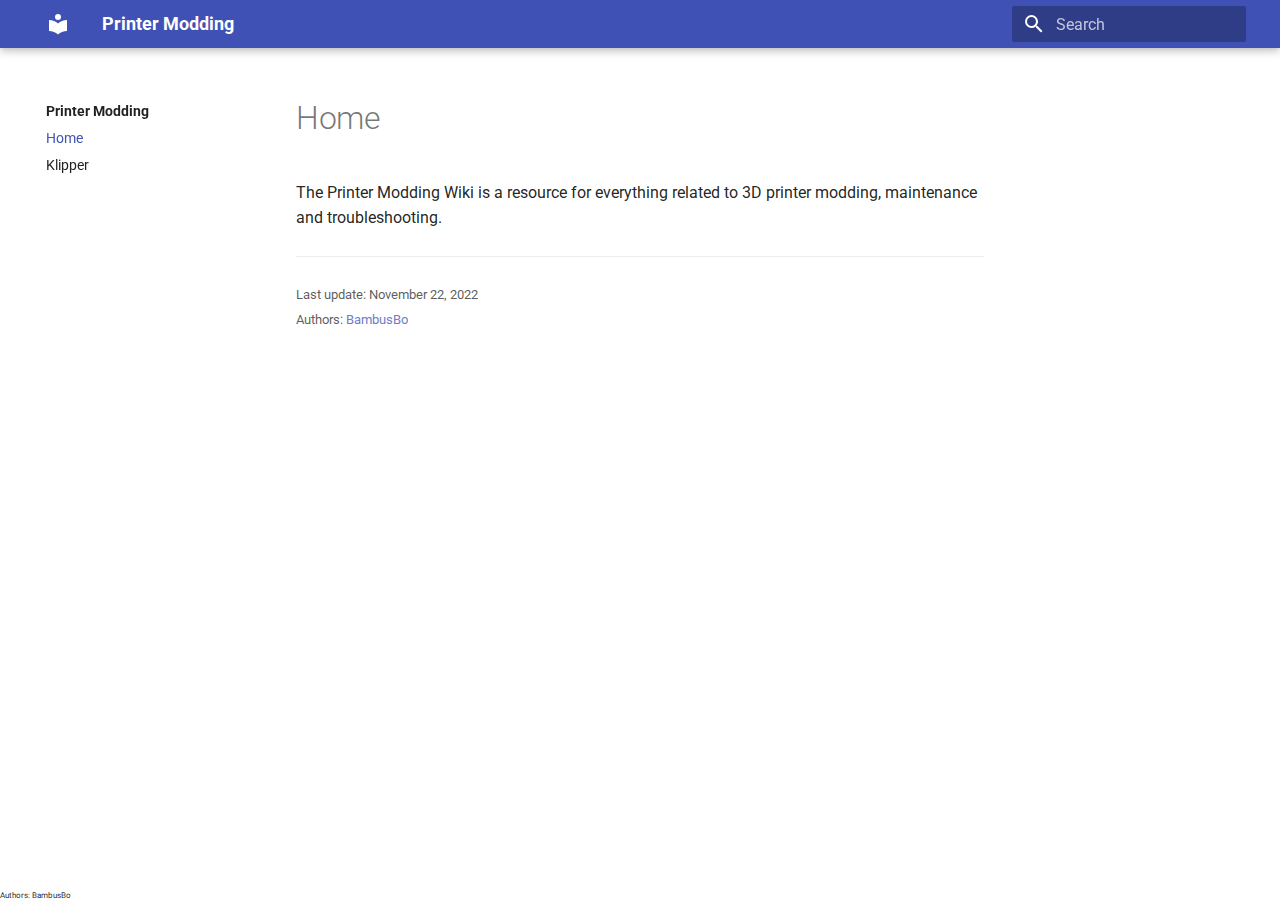
<file: index.html>
<!doctype html>
<html lang="en" class="no-js">
  <head>
    
      <meta charset="utf-8">
      <meta name="viewport" content="width=device-width,initial-scale=1">
      
      
      
        <link rel="canonical" href="https://printermodding.github.io/docs/">
      
      <link rel="icon" href="assets/images/favicon.png">
      <meta name="generator" content="mkdocs-1.4.2, mkdocs-material-8.5.10">
    
    
      
        <title>Printer Modding</title>
      
    
    
      <link rel="stylesheet" href="assets/stylesheets/main.472b142f.min.css">
      
        
        <link rel="stylesheet" href="assets/stylesheets/palette.08040f6c.min.css">
        
      
      

    
    
    
      
        
        
        <link rel="preconnect" href="https://fonts.gstatic.com" crossorigin>
        <link rel="stylesheet" href="https://fonts.googleapis.com/css?family=Roboto:300,300i,400,400i,700,700i%7CRoboto+Mono:400,400i,700,700i&display=fallback">
        <style>:root{--md-text-font:"Roboto";--md-code-font:"Roboto Mono"}</style>
      
    
    
      <link rel="stylesheet" href="main.css">
    
    <script>__md_scope=new URL(".",location),__md_hash=e=>[...e].reduce((e,_)=>(e<<5)-e+_.charCodeAt(0),0),__md_get=(e,_=localStorage,t=__md_scope)=>JSON.parse(_.getItem(t.pathname+"."+e)),__md_set=(e,_,t=localStorage,a=__md_scope)=>{try{t.setItem(a.pathname+"."+e,JSON.stringify(_))}catch(e){}}</script>
    
      

    
    
    
  </head>
  
  
    
    
    
    
    
    <body dir="ltr" data-md-color-scheme="default" data-md-color-primary="None" data-md-color-accent="None">
  
    
    
    <input class="md-toggle" data-md-toggle="drawer" type="checkbox" id="__drawer" autocomplete="off">
    <input class="md-toggle" data-md-toggle="search" type="checkbox" id="__search" autocomplete="off">
    <label class="md-overlay" for="__drawer"></label>
    <div data-md-component="skip">
      
    </div>
    <div data-md-component="announce">
      
    </div>
    
    
      

<header class="md-header" data-md-component="header">
  <nav class="md-header__inner md-grid" aria-label="Header">
    <a href="." title="Printer Modding" class="md-header__button md-logo" aria-label="Printer Modding" data-md-component="logo">
      
  
  <svg xmlns="http://www.w3.org/2000/svg" viewBox="0 0 24 24"><path d="M12 8a3 3 0 0 0 3-3 3 3 0 0 0-3-3 3 3 0 0 0-3 3 3 3 0 0 0 3 3m0 3.54C9.64 9.35 6.5 8 3 8v11c3.5 0 6.64 1.35 9 3.54 2.36-2.19 5.5-3.54 9-3.54V8c-3.5 0-6.64 1.35-9 3.54Z"/></svg>

    </a>
    <label class="md-header__button md-icon" for="__drawer">
      <svg xmlns="http://www.w3.org/2000/svg" viewBox="0 0 24 24"><path d="M3 6h18v2H3V6m0 5h18v2H3v-2m0 5h18v2H3v-2Z"/></svg>
    </label>
    <div class="md-header__title" data-md-component="header-title">
      <div class="md-header__ellipsis">
        <div class="md-header__topic">
          <span class="md-ellipsis">
            Printer Modding
          </span>
        </div>
        <div class="md-header__topic" data-md-component="header-topic">
          <span class="md-ellipsis">
            
              Home
            
          </span>
        </div>
      </div>
    </div>
    
    
    
      <label class="md-header__button md-icon" for="__search">
        <svg xmlns="http://www.w3.org/2000/svg" viewBox="0 0 24 24"><path d="M9.5 3A6.5 6.5 0 0 1 16 9.5c0 1.61-.59 3.09-1.56 4.23l.27.27h.79l5 5-1.5 1.5-5-5v-.79l-.27-.27A6.516 6.516 0 0 1 9.5 16 6.5 6.5 0 0 1 3 9.5 6.5 6.5 0 0 1 9.5 3m0 2C7 5 5 7 5 9.5S7 14 9.5 14 14 12 14 9.5 12 5 9.5 5Z"/></svg>
      </label>
      <div class="md-search" data-md-component="search" role="dialog">
  <label class="md-search__overlay" for="__search"></label>
  <div class="md-search__inner" role="search">
    <form class="md-search__form" name="search">
      <input type="text" class="md-search__input" name="query" aria-label="Search" placeholder="Search" autocapitalize="off" autocorrect="off" autocomplete="off" spellcheck="false" data-md-component="search-query" required>
      <label class="md-search__icon md-icon" for="__search">
        <svg xmlns="http://www.w3.org/2000/svg" viewBox="0 0 24 24"><path d="M9.5 3A6.5 6.5 0 0 1 16 9.5c0 1.61-.59 3.09-1.56 4.23l.27.27h.79l5 5-1.5 1.5-5-5v-.79l-.27-.27A6.516 6.516 0 0 1 9.5 16 6.5 6.5 0 0 1 3 9.5 6.5 6.5 0 0 1 9.5 3m0 2C7 5 5 7 5 9.5S7 14 9.5 14 14 12 14 9.5 12 5 9.5 5Z"/></svg>
        <svg xmlns="http://www.w3.org/2000/svg" viewBox="0 0 24 24"><path d="M20 11v2H8l5.5 5.5-1.42 1.42L4.16 12l7.92-7.92L13.5 5.5 8 11h12Z"/></svg>
      </label>
      <nav class="md-search__options" aria-label="Search">
        
        <button type="reset" class="md-search__icon md-icon" title="Clear" aria-label="Clear" tabindex="-1">
          <svg xmlns="http://www.w3.org/2000/svg" viewBox="0 0 24 24"><path d="M19 6.41 17.59 5 12 10.59 6.41 5 5 6.41 10.59 12 5 17.59 6.41 19 12 13.41 17.59 19 19 17.59 13.41 12 19 6.41Z"/></svg>
        </button>
      </nav>
      
    </form>
    <div class="md-search__output">
      <div class="md-search__scrollwrap" data-md-scrollfix>
        <div class="md-search-result" data-md-component="search-result">
          <div class="md-search-result__meta">
            Initializing search
          </div>
          <ol class="md-search-result__list"></ol>
        </div>
      </div>
    </div>
  </div>
</div>
    
    
  </nav>
  
</header>
    
    <div class="md-container" data-md-component="container">
      
      
        
          
        
      
      <main class="md-main" data-md-component="main">
        <div class="md-main__inner md-grid">
          
            
              
              <div class="md-sidebar md-sidebar--primary" data-md-component="sidebar" data-md-type="navigation" >
                <div class="md-sidebar__scrollwrap">
                  <div class="md-sidebar__inner">
                    


<nav class="md-nav md-nav--primary" aria-label="Navigation" data-md-level="0">
  <label class="md-nav__title" for="__drawer">
    <a href="." title="Printer Modding" class="md-nav__button md-logo" aria-label="Printer Modding" data-md-component="logo">
      
  
  <svg xmlns="http://www.w3.org/2000/svg" viewBox="0 0 24 24"><path d="M12 8a3 3 0 0 0 3-3 3 3 0 0 0-3-3 3 3 0 0 0-3 3 3 3 0 0 0 3 3m0 3.54C9.64 9.35 6.5 8 3 8v11c3.5 0 6.64 1.35 9 3.54 2.36-2.19 5.5-3.54 9-3.54V8c-3.5 0-6.64 1.35-9 3.54Z"/></svg>

    </a>
    Printer Modding
  </label>
  
  <ul class="md-nav__list" data-md-scrollfix>
    
      
      
      

  
  
    
  
  
    <li class="md-nav__item md-nav__item--active">
      
      <input class="md-nav__toggle md-toggle" data-md-toggle="toc" type="checkbox" id="__toc">
      
      
      
      <a href="." class="md-nav__link md-nav__link--active">
        Home
      </a>
      
    </li>
  

    
      
      
      

  
  
  
    <li class="md-nav__item">
      <a href="klipper/" class="md-nav__link">
        Klipper
      </a>
    </li>
  

    
  </ul>
</nav>
                  </div>
                </div>
              </div>
            
            
              
              <div class="md-sidebar md-sidebar--secondary" data-md-component="sidebar" data-md-type="toc" >
                <div class="md-sidebar__scrollwrap">
                  <div class="md-sidebar__inner">
                    

<nav class="md-nav md-nav--secondary" aria-label="Table of contents">
  
  
  
  
</nav>
                  </div>
                </div>
              </div>
            
          
          
            <div class="md-content" data-md-component="content">
              <article class="md-content__inner md-typeset">
                

                  


  <h1>Home</h1>

<p>The Printer Modding Wiki is a resource for everything related to 3D printer modding, maintenance and troubleshooting.</p>

  <hr>
<div class="md-source-file">
  <small>
    
      Last update:
      <span class="git-revision-date-localized-plugin git-revision-date-localized-plugin-date">November 22, 2022</span>
      
    
  </small>
</div>





                


    <div class="metadata page-metadata" data-bi-name="page info" lang="en-us" dir="ltr">
         <small class="contributors" data-bi-name="contributors">Authors:&nbsp;<a href="https://github.com/BambusBo" title="BambusBo" data-bi-name="contributorprofile">BambusBo</a></small>
    </div>
    

              </article>
            </div>
          
          
        </div>
        
      </main>
      
    <div class="metadata page-metadata" data-bi-name="page info" lang="en-us" dir="ltr">
         <small class="contributors" data-bi-name="contributors">Authors:&nbsp;<a href="https://github.com/BambusBo" title="BambusBo" data-bi-name="contributorprofile">BambusBo</a></small>
    </div>
    
    </div>
    <div class="md-dialog" data-md-component="dialog">
      <div class="md-dialog__inner md-typeset"></div>
    </div>
    
    <script id="__config" type="application/json">{"base": ".", "features": [], "search": "assets/javascripts/workers/search.16e2a7d4.min.js", "translations": {"clipboard.copied": "Copied to clipboard", "clipboard.copy": "Copy to clipboard", "search.config.lang": "en", "search.config.pipeline": "trimmer, stopWordFilter", "search.config.separator": "[\\s\\-]+", "search.placeholder": "Search", "search.result.more.one": "1 more on this page", "search.result.more.other": "# more on this page", "search.result.none": "No matching documents", "search.result.one": "1 matching document", "search.result.other": "# matching documents", "search.result.placeholder": "Type to start searching", "search.result.term.missing": "Missing", "select.version.title": "Select version"}}</script>
    
    
      <script src="assets/javascripts/bundle.d6c3db9e.min.js"></script>
      
    
  </body>
</html>
</file>
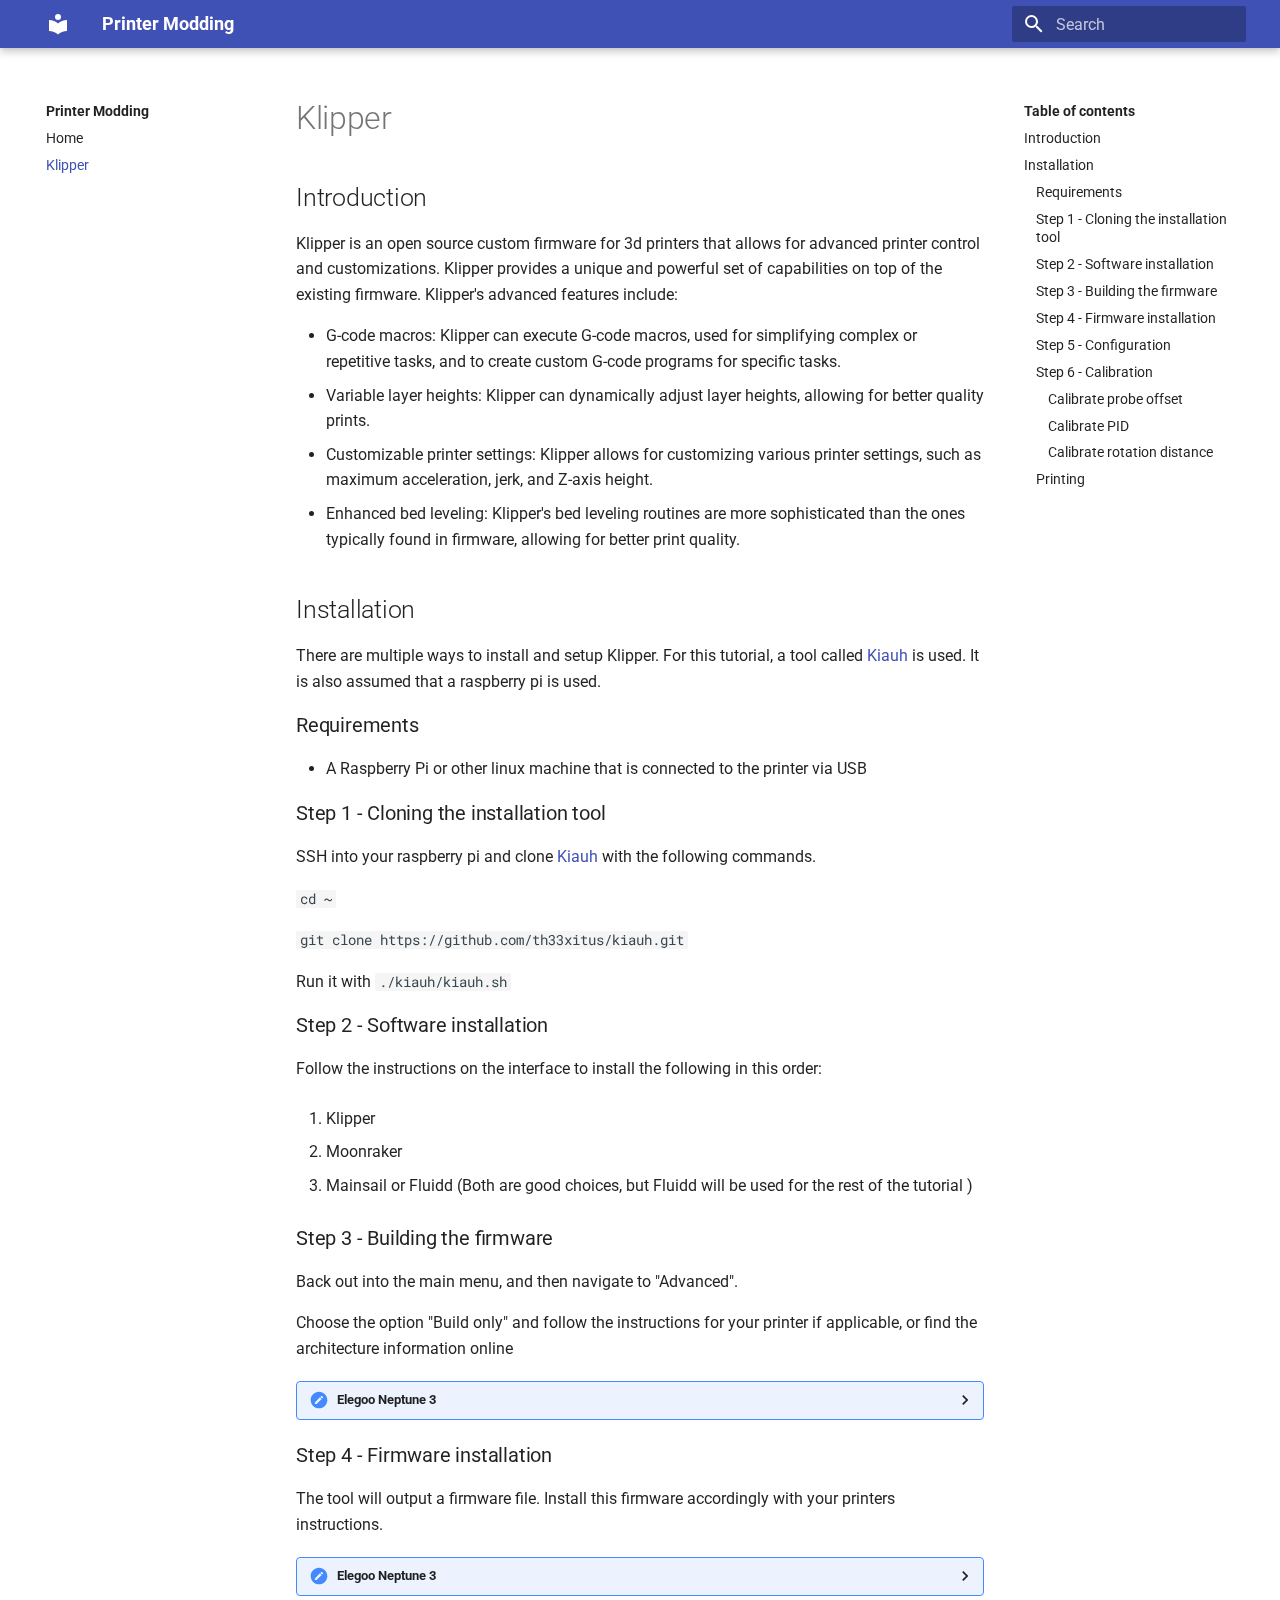
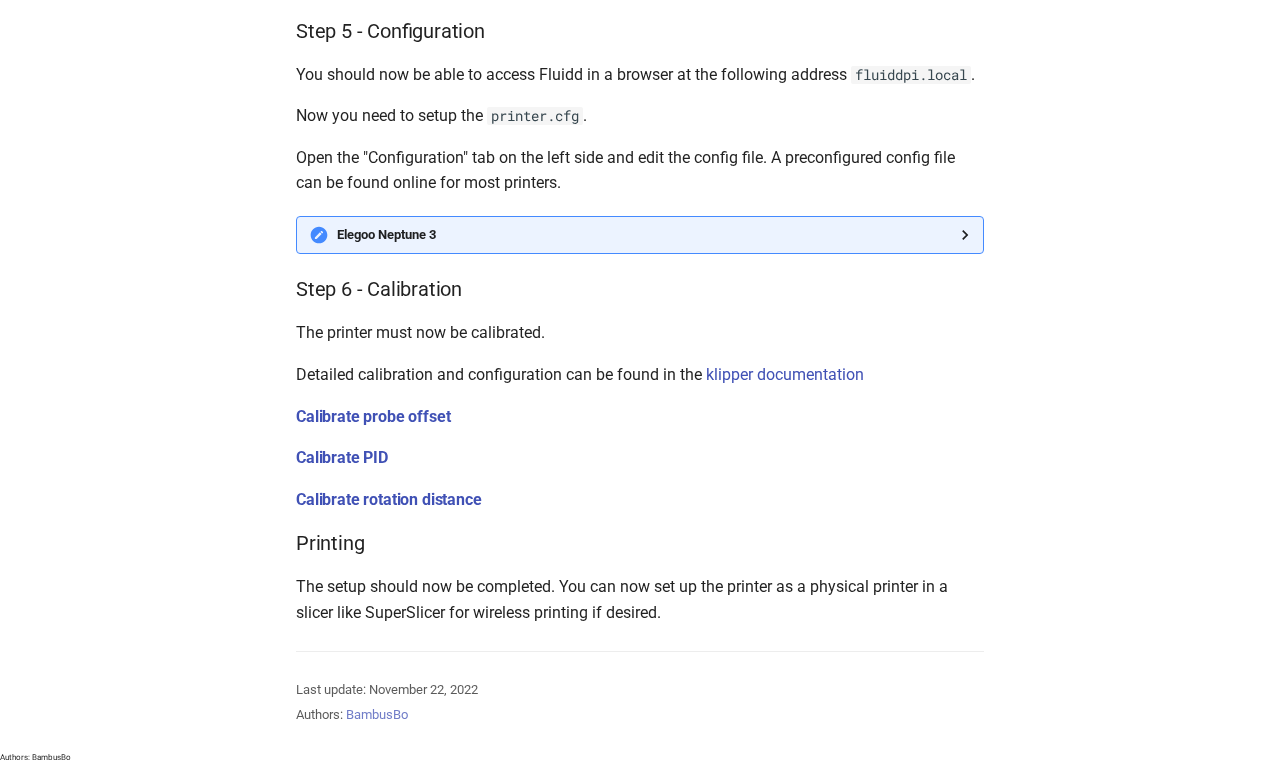
<file: klipper/index.html>
<!doctype html>
<html lang="en" class="no-js">
  <head>
    
      <meta charset="utf-8">
      <meta name="viewport" content="width=device-width,initial-scale=1">
      
      
      
        <link rel="canonical" href="https://printermodding.github.io/docs/klipper/">
      
      <link rel="icon" href="../assets/images/favicon.png">
      <meta name="generator" content="mkdocs-1.4.2, mkdocs-material-8.5.10">
    
    
      
        <title>Klipper - Printer Modding</title>
      
    
    
      <link rel="stylesheet" href="../assets/stylesheets/main.472b142f.min.css">
      
        
        <link rel="stylesheet" href="../assets/stylesheets/palette.08040f6c.min.css">
        
      
      

    
    
    
      
        
        
        <link rel="preconnect" href="https://fonts.gstatic.com" crossorigin>
        <link rel="stylesheet" href="https://fonts.googleapis.com/css?family=Roboto:300,300i,400,400i,700,700i%7CRoboto+Mono:400,400i,700,700i&display=fallback">
        <style>:root{--md-text-font:"Roboto";--md-code-font:"Roboto Mono"}</style>
      
    
    
      <link rel="stylesheet" href="../main.css">
    
    <script>__md_scope=new URL("..",location),__md_hash=e=>[...e].reduce((e,_)=>(e<<5)-e+_.charCodeAt(0),0),__md_get=(e,_=localStorage,t=__md_scope)=>JSON.parse(_.getItem(t.pathname+"."+e)),__md_set=(e,_,t=localStorage,a=__md_scope)=>{try{t.setItem(a.pathname+"."+e,JSON.stringify(_))}catch(e){}}</script>
    
      

    
    
    
  </head>
  
  
    
    
    
    
    
    <body dir="ltr" data-md-color-scheme="default" data-md-color-primary="None" data-md-color-accent="None">
  
    
    
    <input class="md-toggle" data-md-toggle="drawer" type="checkbox" id="__drawer" autocomplete="off">
    <input class="md-toggle" data-md-toggle="search" type="checkbox" id="__search" autocomplete="off">
    <label class="md-overlay" for="__drawer"></label>
    <div data-md-component="skip">
      
        
        <a href="#introduction" class="md-skip">
          Skip to content
        </a>
      
    </div>
    <div data-md-component="announce">
      
    </div>
    
    
      

<header class="md-header" data-md-component="header">
  <nav class="md-header__inner md-grid" aria-label="Header">
    <a href=".." title="Printer Modding" class="md-header__button md-logo" aria-label="Printer Modding" data-md-component="logo">
      
  
  <svg xmlns="http://www.w3.org/2000/svg" viewBox="0 0 24 24"><path d="M12 8a3 3 0 0 0 3-3 3 3 0 0 0-3-3 3 3 0 0 0-3 3 3 3 0 0 0 3 3m0 3.54C9.64 9.35 6.5 8 3 8v11c3.5 0 6.64 1.35 9 3.54 2.36-2.19 5.5-3.54 9-3.54V8c-3.5 0-6.64 1.35-9 3.54Z"/></svg>

    </a>
    <label class="md-header__button md-icon" for="__drawer">
      <svg xmlns="http://www.w3.org/2000/svg" viewBox="0 0 24 24"><path d="M3 6h18v2H3V6m0 5h18v2H3v-2m0 5h18v2H3v-2Z"/></svg>
    </label>
    <div class="md-header__title" data-md-component="header-title">
      <div class="md-header__ellipsis">
        <div class="md-header__topic">
          <span class="md-ellipsis">
            Printer Modding
          </span>
        </div>
        <div class="md-header__topic" data-md-component="header-topic">
          <span class="md-ellipsis">
            
              Klipper
            
          </span>
        </div>
      </div>
    </div>
    
    
    
      <label class="md-header__button md-icon" for="__search">
        <svg xmlns="http://www.w3.org/2000/svg" viewBox="0 0 24 24"><path d="M9.5 3A6.5 6.5 0 0 1 16 9.5c0 1.61-.59 3.09-1.56 4.23l.27.27h.79l5 5-1.5 1.5-5-5v-.79l-.27-.27A6.516 6.516 0 0 1 9.5 16 6.5 6.5 0 0 1 3 9.5 6.5 6.5 0 0 1 9.5 3m0 2C7 5 5 7 5 9.5S7 14 9.5 14 14 12 14 9.5 12 5 9.5 5Z"/></svg>
      </label>
      <div class="md-search" data-md-component="search" role="dialog">
  <label class="md-search__overlay" for="__search"></label>
  <div class="md-search__inner" role="search">
    <form class="md-search__form" name="search">
      <input type="text" class="md-search__input" name="query" aria-label="Search" placeholder="Search" autocapitalize="off" autocorrect="off" autocomplete="off" spellcheck="false" data-md-component="search-query" required>
      <label class="md-search__icon md-icon" for="__search">
        <svg xmlns="http://www.w3.org/2000/svg" viewBox="0 0 24 24"><path d="M9.5 3A6.5 6.5 0 0 1 16 9.5c0 1.61-.59 3.09-1.56 4.23l.27.27h.79l5 5-1.5 1.5-5-5v-.79l-.27-.27A6.516 6.516 0 0 1 9.5 16 6.5 6.5 0 0 1 3 9.5 6.5 6.5 0 0 1 9.5 3m0 2C7 5 5 7 5 9.5S7 14 9.5 14 14 12 14 9.5 12 5 9.5 5Z"/></svg>
        <svg xmlns="http://www.w3.org/2000/svg" viewBox="0 0 24 24"><path d="M20 11v2H8l5.5 5.5-1.42 1.42L4.16 12l7.92-7.92L13.5 5.5 8 11h12Z"/></svg>
      </label>
      <nav class="md-search__options" aria-label="Search">
        
        <button type="reset" class="md-search__icon md-icon" title="Clear" aria-label="Clear" tabindex="-1">
          <svg xmlns="http://www.w3.org/2000/svg" viewBox="0 0 24 24"><path d="M19 6.41 17.59 5 12 10.59 6.41 5 5 6.41 10.59 12 5 17.59 6.41 19 12 13.41 17.59 19 19 17.59 13.41 12 19 6.41Z"/></svg>
        </button>
      </nav>
      
    </form>
    <div class="md-search__output">
      <div class="md-search__scrollwrap" data-md-scrollfix>
        <div class="md-search-result" data-md-component="search-result">
          <div class="md-search-result__meta">
            Initializing search
          </div>
          <ol class="md-search-result__list"></ol>
        </div>
      </div>
    </div>
  </div>
</div>
    
    
  </nav>
  
</header>
    
    <div class="md-container" data-md-component="container">
      
      
        
          
        
      
      <main class="md-main" data-md-component="main">
        <div class="md-main__inner md-grid">
          
            
              
              <div class="md-sidebar md-sidebar--primary" data-md-component="sidebar" data-md-type="navigation" >
                <div class="md-sidebar__scrollwrap">
                  <div class="md-sidebar__inner">
                    


<nav class="md-nav md-nav--primary" aria-label="Navigation" data-md-level="0">
  <label class="md-nav__title" for="__drawer">
    <a href=".." title="Printer Modding" class="md-nav__button md-logo" aria-label="Printer Modding" data-md-component="logo">
      
  
  <svg xmlns="http://www.w3.org/2000/svg" viewBox="0 0 24 24"><path d="M12 8a3 3 0 0 0 3-3 3 3 0 0 0-3-3 3 3 0 0 0-3 3 3 3 0 0 0 3 3m0 3.54C9.64 9.35 6.5 8 3 8v11c3.5 0 6.64 1.35 9 3.54 2.36-2.19 5.5-3.54 9-3.54V8c-3.5 0-6.64 1.35-9 3.54Z"/></svg>

    </a>
    Printer Modding
  </label>
  
  <ul class="md-nav__list" data-md-scrollfix>
    
      
      
      

  
  
  
    <li class="md-nav__item">
      <a href=".." class="md-nav__link">
        Home
      </a>
    </li>
  

    
      
      
      

  
  
    
  
  
    <li class="md-nav__item md-nav__item--active">
      
      <input class="md-nav__toggle md-toggle" data-md-toggle="toc" type="checkbox" id="__toc">
      
      
      
        <label class="md-nav__link md-nav__link--active" for="__toc">
          Klipper
          <span class="md-nav__icon md-icon"></span>
        </label>
      
      <a href="./" class="md-nav__link md-nav__link--active">
        Klipper
      </a>
      
        

<nav class="md-nav md-nav--secondary" aria-label="Table of contents">
  
  
  
  
    <label class="md-nav__title" for="__toc">
      <span class="md-nav__icon md-icon"></span>
      Table of contents
    </label>
    <ul class="md-nav__list" data-md-component="toc" data-md-scrollfix>
      
        <li class="md-nav__item">
  <a href="#introduction" class="md-nav__link">
    Introduction
  </a>
  
</li>
      
        <li class="md-nav__item">
  <a href="#installation" class="md-nav__link">
    Installation
  </a>
  
    <nav class="md-nav" aria-label="Installation">
      <ul class="md-nav__list">
        
          <li class="md-nav__item">
  <a href="#requirements" class="md-nav__link">
    Requirements
  </a>
  
</li>
        
          <li class="md-nav__item">
  <a href="#step-1-cloning-the-installation-tool" class="md-nav__link">
    Step 1 - Cloning the installation tool
  </a>
  
</li>
        
          <li class="md-nav__item">
  <a href="#step-2-software-installation" class="md-nav__link">
    Step 2 - Software installation
  </a>
  
</li>
        
          <li class="md-nav__item">
  <a href="#step-3-building-the-firmware" class="md-nav__link">
    Step 3 - Building the firmware
  </a>
  
</li>
        
          <li class="md-nav__item">
  <a href="#step-4-firmware-installation" class="md-nav__link">
    Step 4 - Firmware installation
  </a>
  
</li>
        
          <li class="md-nav__item">
  <a href="#step-5-configuration" class="md-nav__link">
    Step 5 - Configuration
  </a>
  
</li>
        
          <li class="md-nav__item">
  <a href="#step-6-calibration" class="md-nav__link">
    Step 6 - Calibration
  </a>
  
    <nav class="md-nav" aria-label="Step 6 - Calibration">
      <ul class="md-nav__list">
        
          <li class="md-nav__item">
  <a href="#calibrate-probe-offset" class="md-nav__link">
    Calibrate probe offset
  </a>
  
</li>
        
          <li class="md-nav__item">
  <a href="#calibrate-pid" class="md-nav__link">
    Calibrate PID
  </a>
  
</li>
        
          <li class="md-nav__item">
  <a href="#calibrate-rotation-distance" class="md-nav__link">
    Calibrate rotation distance
  </a>
  
</li>
        
      </ul>
    </nav>
  
</li>
        
          <li class="md-nav__item">
  <a href="#printing" class="md-nav__link">
    Printing
  </a>
  
</li>
        
      </ul>
    </nav>
  
</li>
      
    </ul>
  
</nav>
      
    </li>
  

    
  </ul>
</nav>
                  </div>
                </div>
              </div>
            
            
              
              <div class="md-sidebar md-sidebar--secondary" data-md-component="sidebar" data-md-type="toc" >
                <div class="md-sidebar__scrollwrap">
                  <div class="md-sidebar__inner">
                    

<nav class="md-nav md-nav--secondary" aria-label="Table of contents">
  
  
  
  
    <label class="md-nav__title" for="__toc">
      <span class="md-nav__icon md-icon"></span>
      Table of contents
    </label>
    <ul class="md-nav__list" data-md-component="toc" data-md-scrollfix>
      
        <li class="md-nav__item">
  <a href="#introduction" class="md-nav__link">
    Introduction
  </a>
  
</li>
      
        <li class="md-nav__item">
  <a href="#installation" class="md-nav__link">
    Installation
  </a>
  
    <nav class="md-nav" aria-label="Installation">
      <ul class="md-nav__list">
        
          <li class="md-nav__item">
  <a href="#requirements" class="md-nav__link">
    Requirements
  </a>
  
</li>
        
          <li class="md-nav__item">
  <a href="#step-1-cloning-the-installation-tool" class="md-nav__link">
    Step 1 - Cloning the installation tool
  </a>
  
</li>
        
          <li class="md-nav__item">
  <a href="#step-2-software-installation" class="md-nav__link">
    Step 2 - Software installation
  </a>
  
</li>
        
          <li class="md-nav__item">
  <a href="#step-3-building-the-firmware" class="md-nav__link">
    Step 3 - Building the firmware
  </a>
  
</li>
        
          <li class="md-nav__item">
  <a href="#step-4-firmware-installation" class="md-nav__link">
    Step 4 - Firmware installation
  </a>
  
</li>
        
          <li class="md-nav__item">
  <a href="#step-5-configuration" class="md-nav__link">
    Step 5 - Configuration
  </a>
  
</li>
        
          <li class="md-nav__item">
  <a href="#step-6-calibration" class="md-nav__link">
    Step 6 - Calibration
  </a>
  
    <nav class="md-nav" aria-label="Step 6 - Calibration">
      <ul class="md-nav__list">
        
          <li class="md-nav__item">
  <a href="#calibrate-probe-offset" class="md-nav__link">
    Calibrate probe offset
  </a>
  
</li>
        
          <li class="md-nav__item">
  <a href="#calibrate-pid" class="md-nav__link">
    Calibrate PID
  </a>
  
</li>
        
          <li class="md-nav__item">
  <a href="#calibrate-rotation-distance" class="md-nav__link">
    Calibrate rotation distance
  </a>
  
</li>
        
      </ul>
    </nav>
  
</li>
        
          <li class="md-nav__item">
  <a href="#printing" class="md-nav__link">
    Printing
  </a>
  
</li>
        
      </ul>
    </nav>
  
</li>
      
    </ul>
  
</nav>
                  </div>
                </div>
              </div>
            
          
          
            <div class="md-content" data-md-component="content">
              <article class="md-content__inner md-typeset">
                

                  


  <h1>Klipper</h1>

<h2 id="introduction">Introduction</h2>
<p>Klipper is an open source custom firmware for 3d printers that allows for advanced printer control and customizations.
Klipper provides a unique and powerful set of capabilities on top of the existing firmware. Klipper's advanced features
include:</p>
<ul>
<li>G-code macros: Klipper can execute G-code macros, used for simplifying complex or repetitive tasks, and to create
  custom G-code programs for specific tasks.</li>
<li>Variable layer heights: Klipper can dynamically adjust layer heights, allowing for better quality prints.</li>
<li>Customizable printer settings: Klipper allows for customizing various printer settings, such as maximum acceleration,
  jerk, and Z-axis height.</li>
<li>Enhanced bed leveling: Klipper's bed leveling routines are more sophisticated than the ones typically found in
  firmware, allowing for better print quality.</li>
</ul>
<h2 id="installation">Installation</h2>
<p>There are multiple ways to install and setup Klipper. For this tutorial, a tool
called <a href="https://github.com/th33xitus/kiauh">Kiauh</a> is used. It is also assumed that a raspberry pi is used.</p>
<h3 id="requirements">Requirements</h3>
<ul>
<li>A Raspberry Pi or other linux machine that is connected to the printer via USB</li>
</ul>
<h3 id="step-1-cloning-the-installation-tool">Step 1 - Cloning the installation tool</h3>
<p>SSH into your raspberry pi and clone <a href="https://github.com/th33xitus/kiauh">Kiauh</a> with the following commands.</p>
<p><code>cd ~</code></p>
<p><code>git clone https://github.com/th33xitus/kiauh.git</code></p>
<p>Run it with
<code>./kiauh/kiauh.sh</code></p>
<h3 id="step-2-software-installation">Step 2 - Software installation</h3>
<p>Follow the instructions on the interface to install the following in this order:</p>
<ol>
<li>
<p>Klipper</p>
</li>
<li>
<p>Moonraker</p>
</li>
<li>
<p>Mainsail or Fluidd (Both are good choices, but Fluidd will be used for the rest of the tutorial )</p>
</li>
</ol>
<h3 id="step-3-building-the-firmware">Step 3 - Building the firmware</h3>
<p>Back out into the main menu, and then navigate to "Advanced".</p>
<p>Choose the option "Build only" and follow the instructions for your printer if applicable, or find the architecture information online</p>
<details>
<summary>Elegoo Neptune 3</summary>
<p>Config by <a href="https://github.com/jerryngm/">JerryNGM</a></p>
<ul>
<li>Micro-controller Architecture (STMicroelectronics STM32)</li>
<li>Processor model (STM32F401)</li>
<li>Bootloader offset (32KiB bootloader)</li>
<li>Communication interface (Serial (on USART1 PA10/PA9))</li>
</ul>
</details>
<h3 id="step-4-firmware-installation">Step 4 - Firmware installation</h3>
<p>The tool will output a firmware file. Install this firmware accordingly with your printers instructions.</p>
<details>
<summary>Elegoo Neptune 3</summary>
<p>Note. This firmware currently does not utilize the Neptune 3's LCD screen, it will not work while this is installed.</p>
<ol>
<li>
<p>Rename the file to <code>ZNP_ROBIN_NANO</code></p>
</li>
<li>
<p>Move the file to an empty SD Card formatted as FAT32 4096</p>
</li>
<li>
<p>Turn off the printer</p>
</li>
<li>
<p>Insert the SD Card and boot the printer</p>
</li>
</ol>
</details>
<h3 id="step-5-configuration">Step 5 - Configuration</h3>
<p>You should now be able to access Fluidd in a browser at the following address <code>fluiddpi.local</code>. </p>
<p>Now you need to setup the <code>printer.cfg</code>. </p>
<p>Open the "Configuration" tab on the left side and edit the config file. A preconfigured config file can be found online for most printers.</p>
<details>
<summary>Elegoo Neptune 3</summary>
<p><a href="https://github.com/bsas/Neptune-Elegoo3-Klipper/blob/main/printer.cfg">Config by BSAS</a></p>
</details>
<h3 id="step-6-calibration">Step 6 - Calibration</h3>
<p>The printer must now be calibrated.</p>
<p>Detailed calibration and configuration can be found in the <a href="https://www.klipper3d.org/">klipper documentation</a></p>
<h4 id="calibrate-probe-offset"><a href="https://www.klipper3d.org/Bed_Level.html">Calibrate probe offset</a></h4>
<h4 id="calibrate-pid"><a href="https://www.klipper3d.org/Config_checks.html#calibrate-pid-settings">Calibrate PID</a></h4>
<h4 id="calibrate-rotation-distance"><a href="https://www.klipper3d.org/Rotation_Distance.html#calibrating-rotation_distance-on-extruders">Calibrate rotation distance</a></h4>
<h3 id="printing">Printing</h3>
<p>The setup should now be completed. You can now set up the printer as a physical printer in a slicer like SuperSlicer for wireless printing if desired.</p>

  <hr>
<div class="md-source-file">
  <small>
    
      Last update:
      <span class="git-revision-date-localized-plugin git-revision-date-localized-plugin-date">November 22, 2022</span>
      
    
  </small>
</div>





                


    <div class="metadata page-metadata" data-bi-name="page info" lang="en-us" dir="ltr">
         <small class="contributors" data-bi-name="contributors">Authors:&nbsp;<a href="https://github.com/BambusBo" title="BambusBo" data-bi-name="contributorprofile">BambusBo</a></small>
    </div>
    

              </article>
            </div>
          
          
        </div>
        
      </main>
      
    <div class="metadata page-metadata" data-bi-name="page info" lang="en-us" dir="ltr">
         <small class="contributors" data-bi-name="contributors">Authors:&nbsp;<a href="https://github.com/BambusBo" title="BambusBo" data-bi-name="contributorprofile">BambusBo</a></small>
    </div>
    
    </div>
    <div class="md-dialog" data-md-component="dialog">
      <div class="md-dialog__inner md-typeset"></div>
    </div>
    
    <script id="__config" type="application/json">{"base": "..", "features": [], "search": "../assets/javascripts/workers/search.16e2a7d4.min.js", "translations": {"clipboard.copied": "Copied to clipboard", "clipboard.copy": "Copy to clipboard", "search.config.lang": "en", "search.config.pipeline": "trimmer, stopWordFilter", "search.config.separator": "[\\s\\-]+", "search.placeholder": "Search", "search.result.more.one": "1 more on this page", "search.result.more.other": "# more on this page", "search.result.none": "No matching documents", "search.result.one": "1 matching document", "search.result.other": "# matching documents", "search.result.placeholder": "Type to start searching", "search.result.term.missing": "Missing", "select.version.title": "Select version"}}</script>
    
    
      <script src="../assets/javascripts/bundle.d6c3db9e.min.js"></script>
      
    
  </body>
</html>
</file>
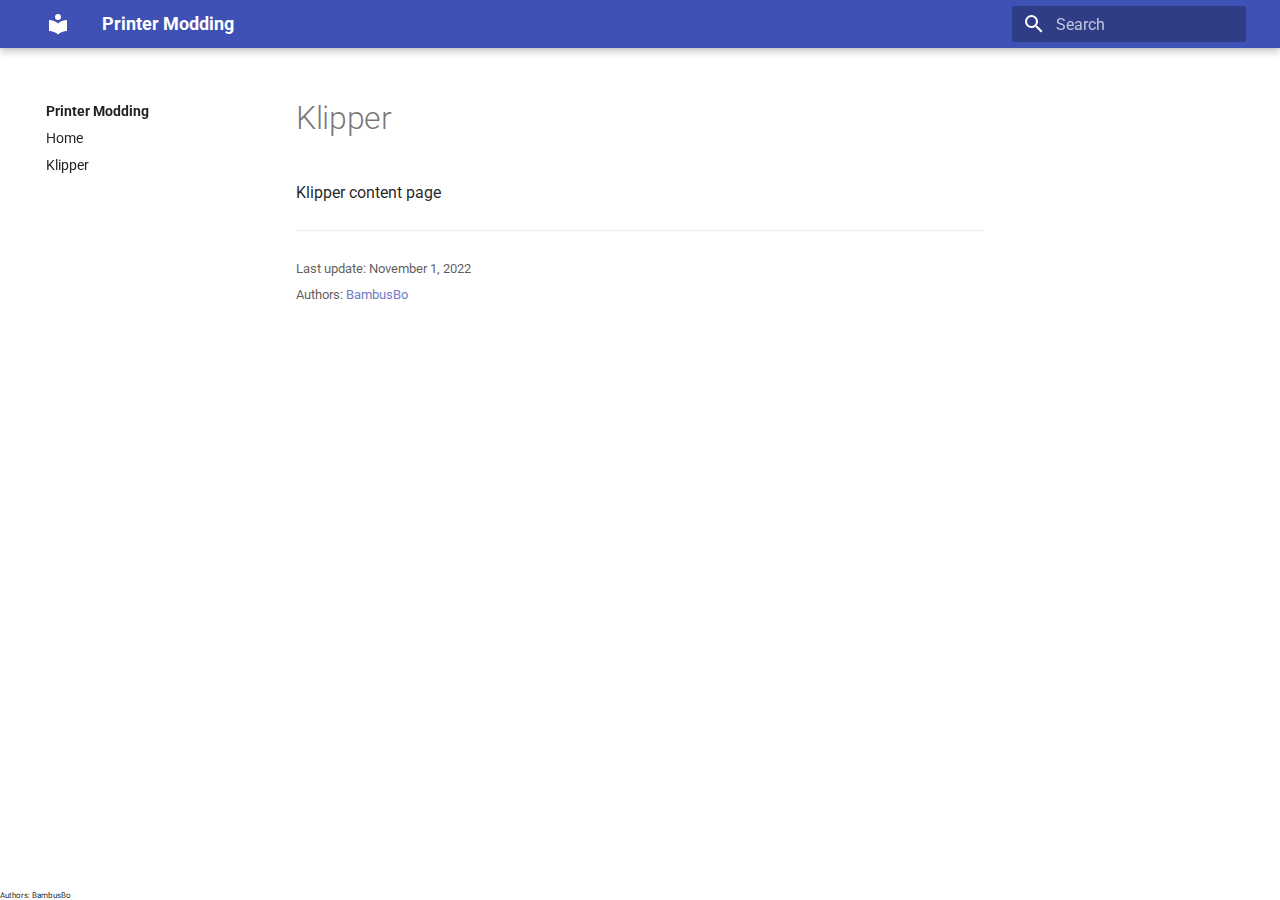
<file: elegoo/neptune3/firmware/klipper/index.html>
<!doctype html>
<html lang="en" class="no-js">
  <head>
    
      <meta charset="utf-8">
      <meta name="viewport" content="width=device-width,initial-scale=1">
      
      
      
        <link rel="canonical" href="https://printermodding.github.io/docs/elegoo/neptune3/firmware/klipper/">
      
      <link rel="icon" href="../../../../assets/images/favicon.png">
      <meta name="generator" content="mkdocs-1.4.2, mkdocs-material-8.5.10">
    
    
      
        <title>Klipper - Printer Modding</title>
      
    
    
      <link rel="stylesheet" href="../../../../assets/stylesheets/main.472b142f.min.css">
      
        
        <link rel="stylesheet" href="../../../../assets/stylesheets/palette.08040f6c.min.css">
        
      
      

    
    
    
      
        
        
        <link rel="preconnect" href="https://fonts.gstatic.com" crossorigin>
        <link rel="stylesheet" href="https://fonts.googleapis.com/css?family=Roboto:300,300i,400,400i,700,700i%7CRoboto+Mono:400,400i,700,700i&display=fallback">
        <style>:root{--md-text-font:"Roboto";--md-code-font:"Roboto Mono"}</style>
      
    
    
      <link rel="stylesheet" href="../../../../main.css">
    
    <script>__md_scope=new URL("../../../..",location),__md_hash=e=>[...e].reduce((e,_)=>(e<<5)-e+_.charCodeAt(0),0),__md_get=(e,_=localStorage,t=__md_scope)=>JSON.parse(_.getItem(t.pathname+"."+e)),__md_set=(e,_,t=localStorage,a=__md_scope)=>{try{t.setItem(a.pathname+"."+e,JSON.stringify(_))}catch(e){}}</script>
    
      

    
    
    
  </head>
  
  
    
    
    
    
    
    <body dir="ltr" data-md-color-scheme="default" data-md-color-primary="None" data-md-color-accent="None">
  
    
    
    <input class="md-toggle" data-md-toggle="drawer" type="checkbox" id="__drawer" autocomplete="off">
    <input class="md-toggle" data-md-toggle="search" type="checkbox" id="__search" autocomplete="off">
    <label class="md-overlay" for="__drawer"></label>
    <div data-md-component="skip">
      
    </div>
    <div data-md-component="announce">
      
    </div>
    
    
      

<header class="md-header" data-md-component="header">
  <nav class="md-header__inner md-grid" aria-label="Header">
    <a href="../../../.." title="Printer Modding" class="md-header__button md-logo" aria-label="Printer Modding" data-md-component="logo">
      
  
  <svg xmlns="http://www.w3.org/2000/svg" viewBox="0 0 24 24"><path d="M12 8a3 3 0 0 0 3-3 3 3 0 0 0-3-3 3 3 0 0 0-3 3 3 3 0 0 0 3 3m0 3.54C9.64 9.35 6.5 8 3 8v11c3.5 0 6.64 1.35 9 3.54 2.36-2.19 5.5-3.54 9-3.54V8c-3.5 0-6.64 1.35-9 3.54Z"/></svg>

    </a>
    <label class="md-header__button md-icon" for="__drawer">
      <svg xmlns="http://www.w3.org/2000/svg" viewBox="0 0 24 24"><path d="M3 6h18v2H3V6m0 5h18v2H3v-2m0 5h18v2H3v-2Z"/></svg>
    </label>
    <div class="md-header__title" data-md-component="header-title">
      <div class="md-header__ellipsis">
        <div class="md-header__topic">
          <span class="md-ellipsis">
            Printer Modding
          </span>
        </div>
        <div class="md-header__topic" data-md-component="header-topic">
          <span class="md-ellipsis">
            
              Klipper
            
          </span>
        </div>
      </div>
    </div>
    
    
    
      <label class="md-header__button md-icon" for="__search">
        <svg xmlns="http://www.w3.org/2000/svg" viewBox="0 0 24 24"><path d="M9.5 3A6.5 6.5 0 0 1 16 9.5c0 1.61-.59 3.09-1.56 4.23l.27.27h.79l5 5-1.5 1.5-5-5v-.79l-.27-.27A6.516 6.516 0 0 1 9.5 16 6.5 6.5 0 0 1 3 9.5 6.5 6.5 0 0 1 9.5 3m0 2C7 5 5 7 5 9.5S7 14 9.5 14 14 12 14 9.5 12 5 9.5 5Z"/></svg>
      </label>
      <div class="md-search" data-md-component="search" role="dialog">
  <label class="md-search__overlay" for="__search"></label>
  <div class="md-search__inner" role="search">
    <form class="md-search__form" name="search">
      <input type="text" class="md-search__input" name="query" aria-label="Search" placeholder="Search" autocapitalize="off" autocorrect="off" autocomplete="off" spellcheck="false" data-md-component="search-query" required>
      <label class="md-search__icon md-icon" for="__search">
        <svg xmlns="http://www.w3.org/2000/svg" viewBox="0 0 24 24"><path d="M9.5 3A6.5 6.5 0 0 1 16 9.5c0 1.61-.59 3.09-1.56 4.23l.27.27h.79l5 5-1.5 1.5-5-5v-.79l-.27-.27A6.516 6.516 0 0 1 9.5 16 6.5 6.5 0 0 1 3 9.5 6.5 6.5 0 0 1 9.5 3m0 2C7 5 5 7 5 9.5S7 14 9.5 14 14 12 14 9.5 12 5 9.5 5Z"/></svg>
        <svg xmlns="http://www.w3.org/2000/svg" viewBox="0 0 24 24"><path d="M20 11v2H8l5.5 5.5-1.42 1.42L4.16 12l7.92-7.92L13.5 5.5 8 11h12Z"/></svg>
      </label>
      <nav class="md-search__options" aria-label="Search">
        
        <button type="reset" class="md-search__icon md-icon" title="Clear" aria-label="Clear" tabindex="-1">
          <svg xmlns="http://www.w3.org/2000/svg" viewBox="0 0 24 24"><path d="M19 6.41 17.59 5 12 10.59 6.41 5 5 6.41 10.59 12 5 17.59 6.41 19 12 13.41 17.59 19 19 17.59 13.41 12 19 6.41Z"/></svg>
        </button>
      </nav>
      
    </form>
    <div class="md-search__output">
      <div class="md-search__scrollwrap" data-md-scrollfix>
        <div class="md-search-result" data-md-component="search-result">
          <div class="md-search-result__meta">
            Initializing search
          </div>
          <ol class="md-search-result__list"></ol>
        </div>
      </div>
    </div>
  </div>
</div>
    
    
  </nav>
  
</header>
    
    <div class="md-container" data-md-component="container">
      
      
        
          
        
      
      <main class="md-main" data-md-component="main">
        <div class="md-main__inner md-grid">
          
            
              
              <div class="md-sidebar md-sidebar--primary" data-md-component="sidebar" data-md-type="navigation" >
                <div class="md-sidebar__scrollwrap">
                  <div class="md-sidebar__inner">
                    


<nav class="md-nav md-nav--primary" aria-label="Navigation" data-md-level="0">
  <label class="md-nav__title" for="__drawer">
    <a href="../../../.." title="Printer Modding" class="md-nav__button md-logo" aria-label="Printer Modding" data-md-component="logo">
      
  
  <svg xmlns="http://www.w3.org/2000/svg" viewBox="0 0 24 24"><path d="M12 8a3 3 0 0 0 3-3 3 3 0 0 0-3-3 3 3 0 0 0-3 3 3 3 0 0 0 3 3m0 3.54C9.64 9.35 6.5 8 3 8v11c3.5 0 6.64 1.35 9 3.54 2.36-2.19 5.5-3.54 9-3.54V8c-3.5 0-6.64 1.35-9 3.54Z"/></svg>

    </a>
    Printer Modding
  </label>
  
  <ul class="md-nav__list" data-md-scrollfix>
    
      
      
      

  
  
  
    <li class="md-nav__item">
      <a href="../../../.." class="md-nav__link">
        Home
      </a>
    </li>
  

    
      
      
      

  
  
  
    <li class="md-nav__item">
      <a href="../../../../klipper/" class="md-nav__link">
        Klipper
      </a>
    </li>
  

    
  </ul>
</nav>
                  </div>
                </div>
              </div>
            
            
              
              <div class="md-sidebar md-sidebar--secondary" data-md-component="sidebar" data-md-type="toc" >
                <div class="md-sidebar__scrollwrap">
                  <div class="md-sidebar__inner">
                    

<nav class="md-nav md-nav--secondary" aria-label="Table of contents">
  
  
  
  
</nav>
                  </div>
                </div>
              </div>
            
          
          
            <div class="md-content" data-md-component="content">
              <article class="md-content__inner md-typeset">
                

                  


  <h1>Klipper</h1>

<p>Klipper content page</p>

  <hr>
<div class="md-source-file">
  <small>
    
      Last update:
      <span class="git-revision-date-localized-plugin git-revision-date-localized-plugin-date">November 1, 2022</span>
      
    
  </small>
</div>





                


    <div class="metadata page-metadata" data-bi-name="page info" lang="en-us" dir="ltr">
         <small class="contributors" data-bi-name="contributors">Authors:&nbsp;<a href="https://github.com/BambusBo" title="BambusBo" data-bi-name="contributorprofile">BambusBo</a></small>
    </div>
    

              </article>
            </div>
          
          
        </div>
        
      </main>
      
    <div class="metadata page-metadata" data-bi-name="page info" lang="en-us" dir="ltr">
         <small class="contributors" data-bi-name="contributors">Authors:&nbsp;<a href="https://github.com/BambusBo" title="BambusBo" data-bi-name="contributorprofile">BambusBo</a></small>
    </div>
    
    </div>
    <div class="md-dialog" data-md-component="dialog">
      <div class="md-dialog__inner md-typeset"></div>
    </div>
    
    <script id="__config" type="application/json">{"base": "../../../..", "features": [], "search": "../../../../assets/javascripts/workers/search.16e2a7d4.min.js", "translations": {"clipboard.copied": "Copied to clipboard", "clipboard.copy": "Copy to clipboard", "search.config.lang": "en", "search.config.pipeline": "trimmer, stopWordFilter", "search.config.separator": "[\\s\\-]+", "search.placeholder": "Search", "search.result.more.one": "1 more on this page", "search.result.more.other": "# more on this page", "search.result.none": "No matching documents", "search.result.one": "1 matching document", "search.result.other": "# matching documents", "search.result.placeholder": "Type to start searching", "search.result.term.missing": "Missing", "select.version.title": "Select version"}}</script>
    
    
      <script src="../../../../assets/javascripts/bundle.d6c3db9e.min.js"></script>
      
    
  </body>
</html>
</file>
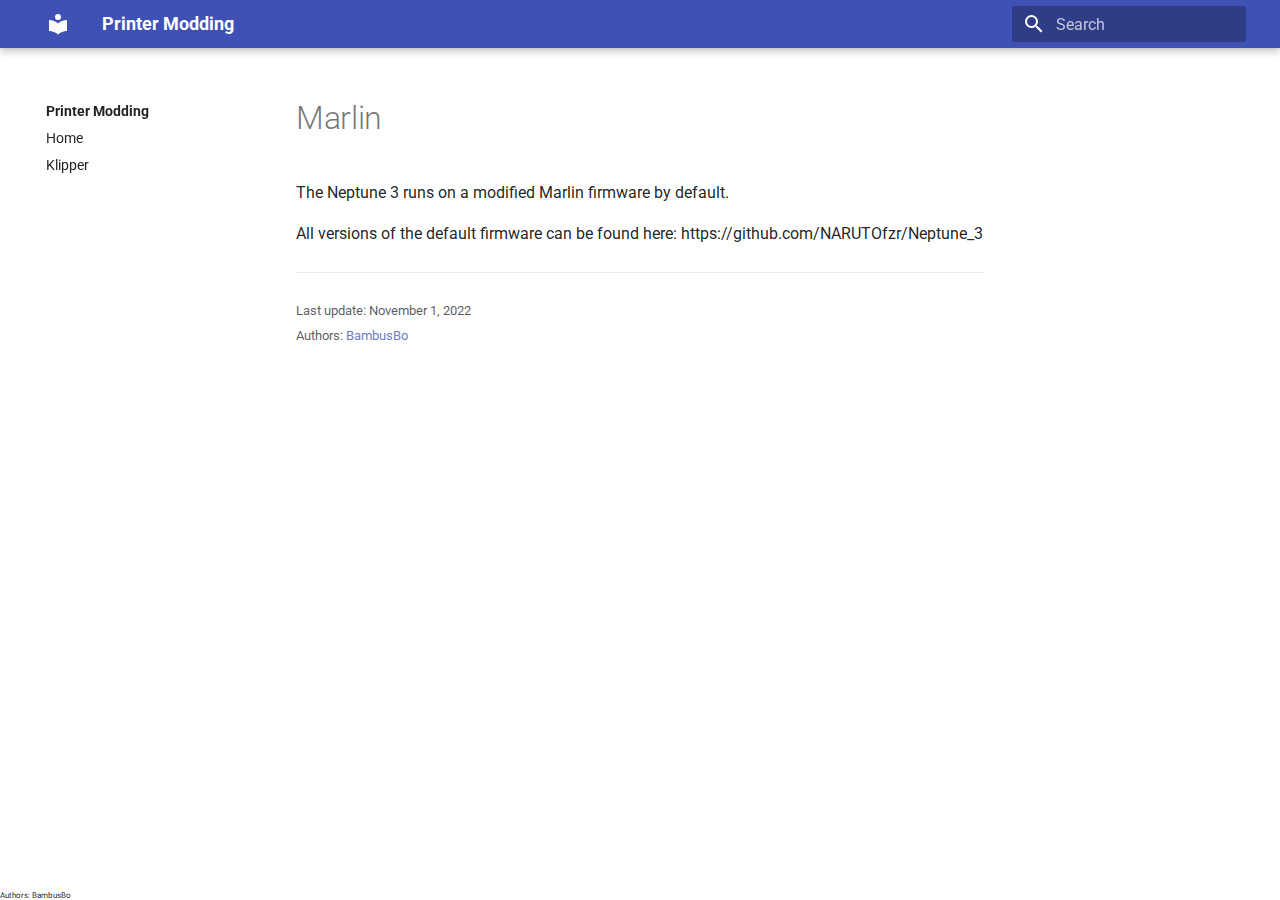
<file: elegoo/neptune3/firmware/marlin/index.html>
<!doctype html>
<html lang="en" class="no-js">
  <head>
    
      <meta charset="utf-8">
      <meta name="viewport" content="width=device-width,initial-scale=1">
      
      
      
        <link rel="canonical" href="https://printermodding.github.io/docs/elegoo/neptune3/firmware/marlin/">
      
      <link rel="icon" href="../../../../assets/images/favicon.png">
      <meta name="generator" content="mkdocs-1.4.2, mkdocs-material-8.5.10">
    
    
      
        <title>Marlin - Printer Modding</title>
      
    
    
      <link rel="stylesheet" href="../../../../assets/stylesheets/main.472b142f.min.css">
      
        
        <link rel="stylesheet" href="../../../../assets/stylesheets/palette.08040f6c.min.css">
        
      
      

    
    
    
      
        
        
        <link rel="preconnect" href="https://fonts.gstatic.com" crossorigin>
        <link rel="stylesheet" href="https://fonts.googleapis.com/css?family=Roboto:300,300i,400,400i,700,700i%7CRoboto+Mono:400,400i,700,700i&display=fallback">
        <style>:root{--md-text-font:"Roboto";--md-code-font:"Roboto Mono"}</style>
      
    
    
      <link rel="stylesheet" href="../../../../main.css">
    
    <script>__md_scope=new URL("../../../..",location),__md_hash=e=>[...e].reduce((e,_)=>(e<<5)-e+_.charCodeAt(0),0),__md_get=(e,_=localStorage,t=__md_scope)=>JSON.parse(_.getItem(t.pathname+"."+e)),__md_set=(e,_,t=localStorage,a=__md_scope)=>{try{t.setItem(a.pathname+"."+e,JSON.stringify(_))}catch(e){}}</script>
    
      

    
    
    
  </head>
  
  
    
    
    
    
    
    <body dir="ltr" data-md-color-scheme="default" data-md-color-primary="None" data-md-color-accent="None">
  
    
    
    <input class="md-toggle" data-md-toggle="drawer" type="checkbox" id="__drawer" autocomplete="off">
    <input class="md-toggle" data-md-toggle="search" type="checkbox" id="__search" autocomplete="off">
    <label class="md-overlay" for="__drawer"></label>
    <div data-md-component="skip">
      
    </div>
    <div data-md-component="announce">
      
    </div>
    
    
      

<header class="md-header" data-md-component="header">
  <nav class="md-header__inner md-grid" aria-label="Header">
    <a href="../../../.." title="Printer Modding" class="md-header__button md-logo" aria-label="Printer Modding" data-md-component="logo">
      
  
  <svg xmlns="http://www.w3.org/2000/svg" viewBox="0 0 24 24"><path d="M12 8a3 3 0 0 0 3-3 3 3 0 0 0-3-3 3 3 0 0 0-3 3 3 3 0 0 0 3 3m0 3.54C9.64 9.35 6.5 8 3 8v11c3.5 0 6.64 1.35 9 3.54 2.36-2.19 5.5-3.54 9-3.54V8c-3.5 0-6.64 1.35-9 3.54Z"/></svg>

    </a>
    <label class="md-header__button md-icon" for="__drawer">
      <svg xmlns="http://www.w3.org/2000/svg" viewBox="0 0 24 24"><path d="M3 6h18v2H3V6m0 5h18v2H3v-2m0 5h18v2H3v-2Z"/></svg>
    </label>
    <div class="md-header__title" data-md-component="header-title">
      <div class="md-header__ellipsis">
        <div class="md-header__topic">
          <span class="md-ellipsis">
            Printer Modding
          </span>
        </div>
        <div class="md-header__topic" data-md-component="header-topic">
          <span class="md-ellipsis">
            
              Marlin
            
          </span>
        </div>
      </div>
    </div>
    
    
    
      <label class="md-header__button md-icon" for="__search">
        <svg xmlns="http://www.w3.org/2000/svg" viewBox="0 0 24 24"><path d="M9.5 3A6.5 6.5 0 0 1 16 9.5c0 1.61-.59 3.09-1.56 4.23l.27.27h.79l5 5-1.5 1.5-5-5v-.79l-.27-.27A6.516 6.516 0 0 1 9.5 16 6.5 6.5 0 0 1 3 9.5 6.5 6.5 0 0 1 9.5 3m0 2C7 5 5 7 5 9.5S7 14 9.5 14 14 12 14 9.5 12 5 9.5 5Z"/></svg>
      </label>
      <div class="md-search" data-md-component="search" role="dialog">
  <label class="md-search__overlay" for="__search"></label>
  <div class="md-search__inner" role="search">
    <form class="md-search__form" name="search">
      <input type="text" class="md-search__input" name="query" aria-label="Search" placeholder="Search" autocapitalize="off" autocorrect="off" autocomplete="off" spellcheck="false" data-md-component="search-query" required>
      <label class="md-search__icon md-icon" for="__search">
        <svg xmlns="http://www.w3.org/2000/svg" viewBox="0 0 24 24"><path d="M9.5 3A6.5 6.5 0 0 1 16 9.5c0 1.61-.59 3.09-1.56 4.23l.27.27h.79l5 5-1.5 1.5-5-5v-.79l-.27-.27A6.516 6.516 0 0 1 9.5 16 6.5 6.5 0 0 1 3 9.5 6.5 6.5 0 0 1 9.5 3m0 2C7 5 5 7 5 9.5S7 14 9.5 14 14 12 14 9.5 12 5 9.5 5Z"/></svg>
        <svg xmlns="http://www.w3.org/2000/svg" viewBox="0 0 24 24"><path d="M20 11v2H8l5.5 5.5-1.42 1.42L4.16 12l7.92-7.92L13.5 5.5 8 11h12Z"/></svg>
      </label>
      <nav class="md-search__options" aria-label="Search">
        
        <button type="reset" class="md-search__icon md-icon" title="Clear" aria-label="Clear" tabindex="-1">
          <svg xmlns="http://www.w3.org/2000/svg" viewBox="0 0 24 24"><path d="M19 6.41 17.59 5 12 10.59 6.41 5 5 6.41 10.59 12 5 17.59 6.41 19 12 13.41 17.59 19 19 17.59 13.41 12 19 6.41Z"/></svg>
        </button>
      </nav>
      
    </form>
    <div class="md-search__output">
      <div class="md-search__scrollwrap" data-md-scrollfix>
        <div class="md-search-result" data-md-component="search-result">
          <div class="md-search-result__meta">
            Initializing search
          </div>
          <ol class="md-search-result__list"></ol>
        </div>
      </div>
    </div>
  </div>
</div>
    
    
  </nav>
  
</header>
    
    <div class="md-container" data-md-component="container">
      
      
        
          
        
      
      <main class="md-main" data-md-component="main">
        <div class="md-main__inner md-grid">
          
            
              
              <div class="md-sidebar md-sidebar--primary" data-md-component="sidebar" data-md-type="navigation" >
                <div class="md-sidebar__scrollwrap">
                  <div class="md-sidebar__inner">
                    


<nav class="md-nav md-nav--primary" aria-label="Navigation" data-md-level="0">
  <label class="md-nav__title" for="__drawer">
    <a href="../../../.." title="Printer Modding" class="md-nav__button md-logo" aria-label="Printer Modding" data-md-component="logo">
      
  
  <svg xmlns="http://www.w3.org/2000/svg" viewBox="0 0 24 24"><path d="M12 8a3 3 0 0 0 3-3 3 3 0 0 0-3-3 3 3 0 0 0-3 3 3 3 0 0 0 3 3m0 3.54C9.64 9.35 6.5 8 3 8v11c3.5 0 6.64 1.35 9 3.54 2.36-2.19 5.5-3.54 9-3.54V8c-3.5 0-6.64 1.35-9 3.54Z"/></svg>

    </a>
    Printer Modding
  </label>
  
  <ul class="md-nav__list" data-md-scrollfix>
    
      
      
      

  
  
  
    <li class="md-nav__item">
      <a href="../../../.." class="md-nav__link">
        Home
      </a>
    </li>
  

    
      
      
      

  
  
  
    <li class="md-nav__item">
      <a href="../../../../klipper/" class="md-nav__link">
        Klipper
      </a>
    </li>
  

    
  </ul>
</nav>
                  </div>
                </div>
              </div>
            
            
              
              <div class="md-sidebar md-sidebar--secondary" data-md-component="sidebar" data-md-type="toc" >
                <div class="md-sidebar__scrollwrap">
                  <div class="md-sidebar__inner">
                    

<nav class="md-nav md-nav--secondary" aria-label="Table of contents">
  
  
  
  
</nav>
                  </div>
                </div>
              </div>
            
          
          
            <div class="md-content" data-md-component="content">
              <article class="md-content__inner md-typeset">
                

                  


  <h1>Marlin</h1>

<p>The Neptune 3 runs on a modified Marlin firmware by default.</p>
<p>All versions of the default firmware can be found here: https://github.com/NARUTOfzr/Neptune_3</p>

  <hr>
<div class="md-source-file">
  <small>
    
      Last update:
      <span class="git-revision-date-localized-plugin git-revision-date-localized-plugin-date">November 1, 2022</span>
      
    
  </small>
</div>





                


    <div class="metadata page-metadata" data-bi-name="page info" lang="en-us" dir="ltr">
         <small class="contributors" data-bi-name="contributors">Authors:&nbsp;<a href="https://github.com/BambusBo" title="BambusBo" data-bi-name="contributorprofile">BambusBo</a></small>
    </div>
    

              </article>
            </div>
          
          
        </div>
        
      </main>
      
    <div class="metadata page-metadata" data-bi-name="page info" lang="en-us" dir="ltr">
         <small class="contributors" data-bi-name="contributors">Authors:&nbsp;<a href="https://github.com/BambusBo" title="BambusBo" data-bi-name="contributorprofile">BambusBo</a></small>
    </div>
    
    </div>
    <div class="md-dialog" data-md-component="dialog">
      <div class="md-dialog__inner md-typeset"></div>
    </div>
    
    <script id="__config" type="application/json">{"base": "../../../..", "features": [], "search": "../../../../assets/javascripts/workers/search.16e2a7d4.min.js", "translations": {"clipboard.copied": "Copied to clipboard", "clipboard.copy": "Copy to clipboard", "search.config.lang": "en", "search.config.pipeline": "trimmer, stopWordFilter", "search.config.separator": "[\\s\\-]+", "search.placeholder": "Search", "search.result.more.one": "1 more on this page", "search.result.more.other": "# more on this page", "search.result.none": "No matching documents", "search.result.one": "1 matching document", "search.result.other": "# matching documents", "search.result.placeholder": "Type to start searching", "search.result.term.missing": "Missing", "select.version.title": "Select version"}}</script>
    
    
      <script src="../../../../assets/javascripts/bundle.d6c3db9e.min.js"></script>
      
    
  </body>
</html>
</file>
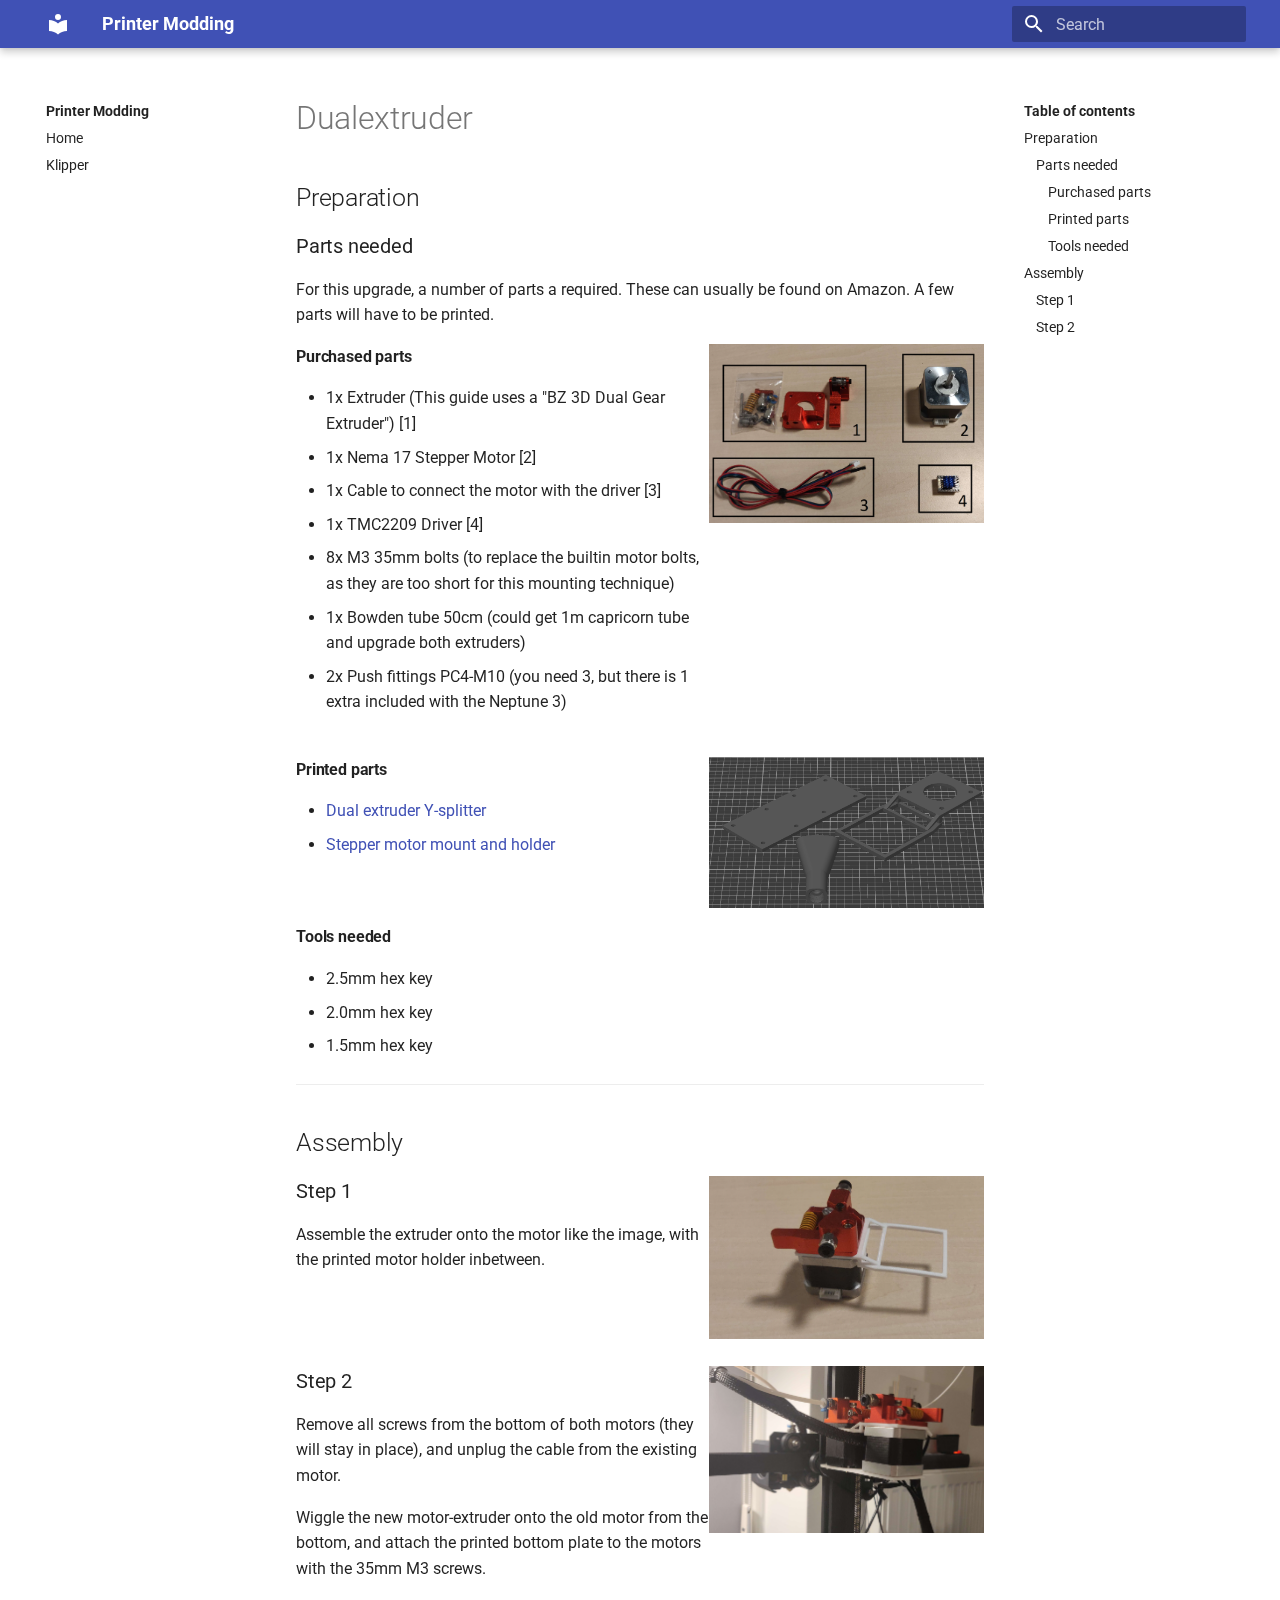
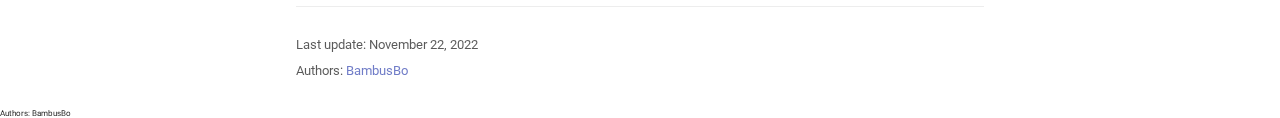
<file: elegoo/neptune3/modding/dualextruder/index.html>
<!doctype html>
<html lang="en" class="no-js">
  <head>
    
      <meta charset="utf-8">
      <meta name="viewport" content="width=device-width,initial-scale=1">
      
      
      
        <link rel="canonical" href="https://printermodding.github.io/docs/elegoo/neptune3/modding/dualextruder/">
      
      <link rel="icon" href="../../../../assets/images/favicon.png">
      <meta name="generator" content="mkdocs-1.4.2, mkdocs-material-8.5.10">
    
    
      
        <title>Dualextruder - Printer Modding</title>
      
    
    
      <link rel="stylesheet" href="../../../../assets/stylesheets/main.472b142f.min.css">
      
        
        <link rel="stylesheet" href="../../../../assets/stylesheets/palette.08040f6c.min.css">
        
      
      

    
    
    
      
        
        
        <link rel="preconnect" href="https://fonts.gstatic.com" crossorigin>
        <link rel="stylesheet" href="https://fonts.googleapis.com/css?family=Roboto:300,300i,400,400i,700,700i%7CRoboto+Mono:400,400i,700,700i&display=fallback">
        <style>:root{--md-text-font:"Roboto";--md-code-font:"Roboto Mono"}</style>
      
    
    
      <link rel="stylesheet" href="../../../../main.css">
    
    <script>__md_scope=new URL("../../../..",location),__md_hash=e=>[...e].reduce((e,_)=>(e<<5)-e+_.charCodeAt(0),0),__md_get=(e,_=localStorage,t=__md_scope)=>JSON.parse(_.getItem(t.pathname+"."+e)),__md_set=(e,_,t=localStorage,a=__md_scope)=>{try{t.setItem(a.pathname+"."+e,JSON.stringify(_))}catch(e){}}</script>
    
      

    
    
    
  </head>
  
  
    
    
    
    
    
    <body dir="ltr" data-md-color-scheme="default" data-md-color-primary="None" data-md-color-accent="None">
  
    
    
    <input class="md-toggle" data-md-toggle="drawer" type="checkbox" id="__drawer" autocomplete="off">
    <input class="md-toggle" data-md-toggle="search" type="checkbox" id="__search" autocomplete="off">
    <label class="md-overlay" for="__drawer"></label>
    <div data-md-component="skip">
      
        
        <a href="#preparation" class="md-skip">
          Skip to content
        </a>
      
    </div>
    <div data-md-component="announce">
      
    </div>
    
    
      

<header class="md-header" data-md-component="header">
  <nav class="md-header__inner md-grid" aria-label="Header">
    <a href="../../../.." title="Printer Modding" class="md-header__button md-logo" aria-label="Printer Modding" data-md-component="logo">
      
  
  <svg xmlns="http://www.w3.org/2000/svg" viewBox="0 0 24 24"><path d="M12 8a3 3 0 0 0 3-3 3 3 0 0 0-3-3 3 3 0 0 0-3 3 3 3 0 0 0 3 3m0 3.54C9.64 9.35 6.5 8 3 8v11c3.5 0 6.64 1.35 9 3.54 2.36-2.19 5.5-3.54 9-3.54V8c-3.5 0-6.64 1.35-9 3.54Z"/></svg>

    </a>
    <label class="md-header__button md-icon" for="__drawer">
      <svg xmlns="http://www.w3.org/2000/svg" viewBox="0 0 24 24"><path d="M3 6h18v2H3V6m0 5h18v2H3v-2m0 5h18v2H3v-2Z"/></svg>
    </label>
    <div class="md-header__title" data-md-component="header-title">
      <div class="md-header__ellipsis">
        <div class="md-header__topic">
          <span class="md-ellipsis">
            Printer Modding
          </span>
        </div>
        <div class="md-header__topic" data-md-component="header-topic">
          <span class="md-ellipsis">
            
              Dualextruder
            
          </span>
        </div>
      </div>
    </div>
    
    
    
      <label class="md-header__button md-icon" for="__search">
        <svg xmlns="http://www.w3.org/2000/svg" viewBox="0 0 24 24"><path d="M9.5 3A6.5 6.5 0 0 1 16 9.5c0 1.61-.59 3.09-1.56 4.23l.27.27h.79l5 5-1.5 1.5-5-5v-.79l-.27-.27A6.516 6.516 0 0 1 9.5 16 6.5 6.5 0 0 1 3 9.5 6.5 6.5 0 0 1 9.5 3m0 2C7 5 5 7 5 9.5S7 14 9.5 14 14 12 14 9.5 12 5 9.5 5Z"/></svg>
      </label>
      <div class="md-search" data-md-component="search" role="dialog">
  <label class="md-search__overlay" for="__search"></label>
  <div class="md-search__inner" role="search">
    <form class="md-search__form" name="search">
      <input type="text" class="md-search__input" name="query" aria-label="Search" placeholder="Search" autocapitalize="off" autocorrect="off" autocomplete="off" spellcheck="false" data-md-component="search-query" required>
      <label class="md-search__icon md-icon" for="__search">
        <svg xmlns="http://www.w3.org/2000/svg" viewBox="0 0 24 24"><path d="M9.5 3A6.5 6.5 0 0 1 16 9.5c0 1.61-.59 3.09-1.56 4.23l.27.27h.79l5 5-1.5 1.5-5-5v-.79l-.27-.27A6.516 6.516 0 0 1 9.5 16 6.5 6.5 0 0 1 3 9.5 6.5 6.5 0 0 1 9.5 3m0 2C7 5 5 7 5 9.5S7 14 9.5 14 14 12 14 9.5 12 5 9.5 5Z"/></svg>
        <svg xmlns="http://www.w3.org/2000/svg" viewBox="0 0 24 24"><path d="M20 11v2H8l5.5 5.5-1.42 1.42L4.16 12l7.92-7.92L13.5 5.5 8 11h12Z"/></svg>
      </label>
      <nav class="md-search__options" aria-label="Search">
        
        <button type="reset" class="md-search__icon md-icon" title="Clear" aria-label="Clear" tabindex="-1">
          <svg xmlns="http://www.w3.org/2000/svg" viewBox="0 0 24 24"><path d="M19 6.41 17.59 5 12 10.59 6.41 5 5 6.41 10.59 12 5 17.59 6.41 19 12 13.41 17.59 19 19 17.59 13.41 12 19 6.41Z"/></svg>
        </button>
      </nav>
      
    </form>
    <div class="md-search__output">
      <div class="md-search__scrollwrap" data-md-scrollfix>
        <div class="md-search-result" data-md-component="search-result">
          <div class="md-search-result__meta">
            Initializing search
          </div>
          <ol class="md-search-result__list"></ol>
        </div>
      </div>
    </div>
  </div>
</div>
    
    
  </nav>
  
</header>
    
    <div class="md-container" data-md-component="container">
      
      
        
          
        
      
      <main class="md-main" data-md-component="main">
        <div class="md-main__inner md-grid">
          
            
              
              <div class="md-sidebar md-sidebar--primary" data-md-component="sidebar" data-md-type="navigation" >
                <div class="md-sidebar__scrollwrap">
                  <div class="md-sidebar__inner">
                    


<nav class="md-nav md-nav--primary" aria-label="Navigation" data-md-level="0">
  <label class="md-nav__title" for="__drawer">
    <a href="../../../.." title="Printer Modding" class="md-nav__button md-logo" aria-label="Printer Modding" data-md-component="logo">
      
  
  <svg xmlns="http://www.w3.org/2000/svg" viewBox="0 0 24 24"><path d="M12 8a3 3 0 0 0 3-3 3 3 0 0 0-3-3 3 3 0 0 0-3 3 3 3 0 0 0 3 3m0 3.54C9.64 9.35 6.5 8 3 8v11c3.5 0 6.64 1.35 9 3.54 2.36-2.19 5.5-3.54 9-3.54V8c-3.5 0-6.64 1.35-9 3.54Z"/></svg>

    </a>
    Printer Modding
  </label>
  
  <ul class="md-nav__list" data-md-scrollfix>
    
      
      
      

  
  
  
    <li class="md-nav__item">
      <a href="../../../.." class="md-nav__link">
        Home
      </a>
    </li>
  

    
      
      
      

  
  
  
    <li class="md-nav__item">
      <a href="../../../../klipper/" class="md-nav__link">
        Klipper
      </a>
    </li>
  

    
  </ul>
</nav>
                  </div>
                </div>
              </div>
            
            
              
              <div class="md-sidebar md-sidebar--secondary" data-md-component="sidebar" data-md-type="toc" >
                <div class="md-sidebar__scrollwrap">
                  <div class="md-sidebar__inner">
                    

<nav class="md-nav md-nav--secondary" aria-label="Table of contents">
  
  
  
  
    <label class="md-nav__title" for="__toc">
      <span class="md-nav__icon md-icon"></span>
      Table of contents
    </label>
    <ul class="md-nav__list" data-md-component="toc" data-md-scrollfix>
      
        <li class="md-nav__item">
  <a href="#preparation" class="md-nav__link">
    Preparation
  </a>
  
    <nav class="md-nav" aria-label="Preparation">
      <ul class="md-nav__list">
        
          <li class="md-nav__item">
  <a href="#parts-needed" class="md-nav__link">
    Parts needed
  </a>
  
    <nav class="md-nav" aria-label="Parts needed">
      <ul class="md-nav__list">
        
          <li class="md-nav__item">
  <a href="#purchased-parts" class="md-nav__link">
    Purchased parts
  </a>
  
</li>
        
          <li class="md-nav__item">
  <a href="#printed-parts" class="md-nav__link">
    Printed parts
  </a>
  
</li>
        
          <li class="md-nav__item">
  <a href="#tools-needed" class="md-nav__link">
    Tools needed
  </a>
  
</li>
        
      </ul>
    </nav>
  
</li>
        
      </ul>
    </nav>
  
</li>
      
        <li class="md-nav__item">
  <a href="#assembly" class="md-nav__link">
    Assembly
  </a>
  
    <nav class="md-nav" aria-label="Assembly">
      <ul class="md-nav__list">
        
          <li class="md-nav__item">
  <a href="#step-1" class="md-nav__link">
    Step 1
  </a>
  
</li>
        
          <li class="md-nav__item">
  <a href="#step-2" class="md-nav__link">
    Step 2
  </a>
  
</li>
        
      </ul>
    </nav>
  
</li>
      
    </ul>
  
</nav>
                  </div>
                </div>
              </div>
            
          
          
            <div class="md-content" data-md-component="content">
              <article class="md-content__inner md-typeset">
                

                  


  <h1>Dualextruder</h1>

<h2 id="preparation">Preparation</h2>
<h3 id="parts-needed">Parts needed</h3>
<p>For this upgrade, a number of parts a required. These can usually be found on Amazon.
A few parts will have to be printed.</p>
<p><img class="img-right" src="../../img/dual_extruder_parts_bought.png" ></p>
<h4 id="purchased-parts">Purchased parts</h4>
<ul>
<li>1x Extruder (This guide uses a "BZ 3D Dual Gear Extruder") [1]</li>
<li>1x Nema 17 Stepper Motor [2]</li>
<li>1x Cable to connect the motor with the driver [3]</li>
<li>1x TMC2209 Driver [4]</li>
<li>8x M3 35mm bolts (to replace the builtin motor bolts, as they are too short for this mounting technique)</li>
<li>1x Bowden tube 50cm (could get 1m capricorn tube and upgrade both extruders)</li>
<li>2x Push fittings PC4-M10 (you need 3, but there is 1 extra included with the Neptune 3)
<br>
<br></li>
</ul>
<p><img class="img-right" src="../../img/dual_extruder_parts_printed.png" ></p>
<h4 id="printed-parts">Printed parts</h4>
<ul>
<li><a href="https://www.thingiverse.com/thing:3157843">Dual extruder Y-splitter</a></li>
<li><a href="TBD">Stepper motor mount and holder</a>
<br>
<br>
<br></li>
</ul>
<h4 id="tools-needed">Tools needed</h4>
<ul>
<li>2.5mm hex key</li>
<li>2.0mm hex key</li>
<li>1.5mm hex key</li>
</ul>
<hr />
<h2 id="assembly">Assembly</h2>
<p><img class="img-right" src="../../img/dual_extruder_step1.png"></p>
<h3 id="step-1">Step 1</h3>
<p>Assemble the extruder onto the motor like the image, with the printed motor holder inbetween.
<br><br><br><br></p>
<p><img class="img-right" src="../../img/dual_extruder_step2.png"></p>
<h3 id="step-2">Step 2</h3>
<p>Remove all screws from the bottom of both motors (they will stay in place), and unplug the cable from the existing motor.</p>
<p>Wiggle the new motor-extruder onto the old motor from the bottom, and attach the printed bottom plate to the motors with the 35mm M3 screws.</p>

  <hr>
<div class="md-source-file">
  <small>
    
      Last update:
      <span class="git-revision-date-localized-plugin git-revision-date-localized-plugin-date">November 22, 2022</span>
      
    
  </small>
</div>





                


    <div class="metadata page-metadata" data-bi-name="page info" lang="en-us" dir="ltr">
         <small class="contributors" data-bi-name="contributors">Authors:&nbsp;<a href="https://github.com/BambusBo" title="BambusBo" data-bi-name="contributorprofile">BambusBo</a></small>
    </div>
    

              </article>
            </div>
          
          
        </div>
        
      </main>
      
    <div class="metadata page-metadata" data-bi-name="page info" lang="en-us" dir="ltr">
         <small class="contributors" data-bi-name="contributors">Authors:&nbsp;<a href="https://github.com/BambusBo" title="BambusBo" data-bi-name="contributorprofile">BambusBo</a></small>
    </div>
    
    </div>
    <div class="md-dialog" data-md-component="dialog">
      <div class="md-dialog__inner md-typeset"></div>
    </div>
    
    <script id="__config" type="application/json">{"base": "../../../..", "features": [], "search": "../../../../assets/javascripts/workers/search.16e2a7d4.min.js", "translations": {"clipboard.copied": "Copied to clipboard", "clipboard.copy": "Copy to clipboard", "search.config.lang": "en", "search.config.pipeline": "trimmer, stopWordFilter", "search.config.separator": "[\\s\\-]+", "search.placeholder": "Search", "search.result.more.one": "1 more on this page", "search.result.more.other": "# more on this page", "search.result.none": "No matching documents", "search.result.one": "1 matching document", "search.result.other": "# matching documents", "search.result.placeholder": "Type to start searching", "search.result.term.missing": "Missing", "select.version.title": "Select version"}}</script>
    
    
      <script src="../../../../assets/javascripts/bundle.d6c3db9e.min.js"></script>
      
    
  </body>
</html>
</file>
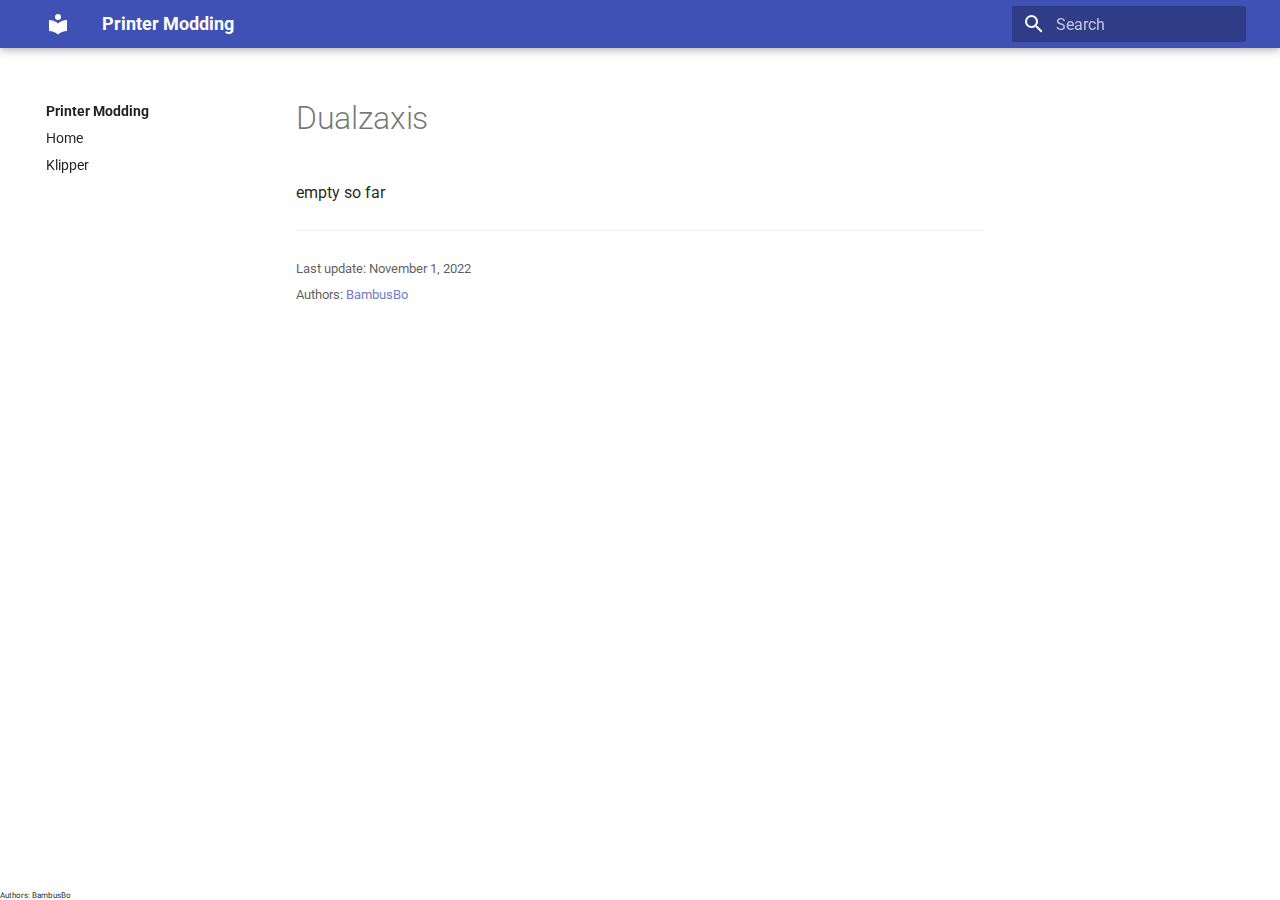
<file: elegoo/neptune3/modding/dualzaxis/index.html>
<!doctype html>
<html lang="en" class="no-js">
  <head>
    
      <meta charset="utf-8">
      <meta name="viewport" content="width=device-width,initial-scale=1">
      
      
      
        <link rel="canonical" href="https://printermodding.github.io/docs/elegoo/neptune3/modding/dualzaxis/">
      
      <link rel="icon" href="../../../../assets/images/favicon.png">
      <meta name="generator" content="mkdocs-1.4.2, mkdocs-material-8.5.10">
    
    
      
        <title>Dualzaxis - Printer Modding</title>
      
    
    
      <link rel="stylesheet" href="../../../../assets/stylesheets/main.472b142f.min.css">
      
        
        <link rel="stylesheet" href="../../../../assets/stylesheets/palette.08040f6c.min.css">
        
      
      

    
    
    
      
        
        
        <link rel="preconnect" href="https://fonts.gstatic.com" crossorigin>
        <link rel="stylesheet" href="https://fonts.googleapis.com/css?family=Roboto:300,300i,400,400i,700,700i%7CRoboto+Mono:400,400i,700,700i&display=fallback">
        <style>:root{--md-text-font:"Roboto";--md-code-font:"Roboto Mono"}</style>
      
    
    
      <link rel="stylesheet" href="../../../../main.css">
    
    <script>__md_scope=new URL("../../../..",location),__md_hash=e=>[...e].reduce((e,_)=>(e<<5)-e+_.charCodeAt(0),0),__md_get=(e,_=localStorage,t=__md_scope)=>JSON.parse(_.getItem(t.pathname+"."+e)),__md_set=(e,_,t=localStorage,a=__md_scope)=>{try{t.setItem(a.pathname+"."+e,JSON.stringify(_))}catch(e){}}</script>
    
      

    
    
    
  </head>
  
  
    
    
    
    
    
    <body dir="ltr" data-md-color-scheme="default" data-md-color-primary="None" data-md-color-accent="None">
  
    
    
    <input class="md-toggle" data-md-toggle="drawer" type="checkbox" id="__drawer" autocomplete="off">
    <input class="md-toggle" data-md-toggle="search" type="checkbox" id="__search" autocomplete="off">
    <label class="md-overlay" for="__drawer"></label>
    <div data-md-component="skip">
      
    </div>
    <div data-md-component="announce">
      
    </div>
    
    
      

<header class="md-header" data-md-component="header">
  <nav class="md-header__inner md-grid" aria-label="Header">
    <a href="../../../.." title="Printer Modding" class="md-header__button md-logo" aria-label="Printer Modding" data-md-component="logo">
      
  
  <svg xmlns="http://www.w3.org/2000/svg" viewBox="0 0 24 24"><path d="M12 8a3 3 0 0 0 3-3 3 3 0 0 0-3-3 3 3 0 0 0-3 3 3 3 0 0 0 3 3m0 3.54C9.64 9.35 6.5 8 3 8v11c3.5 0 6.64 1.35 9 3.54 2.36-2.19 5.5-3.54 9-3.54V8c-3.5 0-6.64 1.35-9 3.54Z"/></svg>

    </a>
    <label class="md-header__button md-icon" for="__drawer">
      <svg xmlns="http://www.w3.org/2000/svg" viewBox="0 0 24 24"><path d="M3 6h18v2H3V6m0 5h18v2H3v-2m0 5h18v2H3v-2Z"/></svg>
    </label>
    <div class="md-header__title" data-md-component="header-title">
      <div class="md-header__ellipsis">
        <div class="md-header__topic">
          <span class="md-ellipsis">
            Printer Modding
          </span>
        </div>
        <div class="md-header__topic" data-md-component="header-topic">
          <span class="md-ellipsis">
            
              Dualzaxis
            
          </span>
        </div>
      </div>
    </div>
    
    
    
      <label class="md-header__button md-icon" for="__search">
        <svg xmlns="http://www.w3.org/2000/svg" viewBox="0 0 24 24"><path d="M9.5 3A6.5 6.5 0 0 1 16 9.5c0 1.61-.59 3.09-1.56 4.23l.27.27h.79l5 5-1.5 1.5-5-5v-.79l-.27-.27A6.516 6.516 0 0 1 9.5 16 6.5 6.5 0 0 1 3 9.5 6.5 6.5 0 0 1 9.5 3m0 2C7 5 5 7 5 9.5S7 14 9.5 14 14 12 14 9.5 12 5 9.5 5Z"/></svg>
      </label>
      <div class="md-search" data-md-component="search" role="dialog">
  <label class="md-search__overlay" for="__search"></label>
  <div class="md-search__inner" role="search">
    <form class="md-search__form" name="search">
      <input type="text" class="md-search__input" name="query" aria-label="Search" placeholder="Search" autocapitalize="off" autocorrect="off" autocomplete="off" spellcheck="false" data-md-component="search-query" required>
      <label class="md-search__icon md-icon" for="__search">
        <svg xmlns="http://www.w3.org/2000/svg" viewBox="0 0 24 24"><path d="M9.5 3A6.5 6.5 0 0 1 16 9.5c0 1.61-.59 3.09-1.56 4.23l.27.27h.79l5 5-1.5 1.5-5-5v-.79l-.27-.27A6.516 6.516 0 0 1 9.5 16 6.5 6.5 0 0 1 3 9.5 6.5 6.5 0 0 1 9.5 3m0 2C7 5 5 7 5 9.5S7 14 9.5 14 14 12 14 9.5 12 5 9.5 5Z"/></svg>
        <svg xmlns="http://www.w3.org/2000/svg" viewBox="0 0 24 24"><path d="M20 11v2H8l5.5 5.5-1.42 1.42L4.16 12l7.92-7.92L13.5 5.5 8 11h12Z"/></svg>
      </label>
      <nav class="md-search__options" aria-label="Search">
        
        <button type="reset" class="md-search__icon md-icon" title="Clear" aria-label="Clear" tabindex="-1">
          <svg xmlns="http://www.w3.org/2000/svg" viewBox="0 0 24 24"><path d="M19 6.41 17.59 5 12 10.59 6.41 5 5 6.41 10.59 12 5 17.59 6.41 19 12 13.41 17.59 19 19 17.59 13.41 12 19 6.41Z"/></svg>
        </button>
      </nav>
      
    </form>
    <div class="md-search__output">
      <div class="md-search__scrollwrap" data-md-scrollfix>
        <div class="md-search-result" data-md-component="search-result">
          <div class="md-search-result__meta">
            Initializing search
          </div>
          <ol class="md-search-result__list"></ol>
        </div>
      </div>
    </div>
  </div>
</div>
    
    
  </nav>
  
</header>
    
    <div class="md-container" data-md-component="container">
      
      
        
          
        
      
      <main class="md-main" data-md-component="main">
        <div class="md-main__inner md-grid">
          
            
              
              <div class="md-sidebar md-sidebar--primary" data-md-component="sidebar" data-md-type="navigation" >
                <div class="md-sidebar__scrollwrap">
                  <div class="md-sidebar__inner">
                    


<nav class="md-nav md-nav--primary" aria-label="Navigation" data-md-level="0">
  <label class="md-nav__title" for="__drawer">
    <a href="../../../.." title="Printer Modding" class="md-nav__button md-logo" aria-label="Printer Modding" data-md-component="logo">
      
  
  <svg xmlns="http://www.w3.org/2000/svg" viewBox="0 0 24 24"><path d="M12 8a3 3 0 0 0 3-3 3 3 0 0 0-3-3 3 3 0 0 0-3 3 3 3 0 0 0 3 3m0 3.54C9.64 9.35 6.5 8 3 8v11c3.5 0 6.64 1.35 9 3.54 2.36-2.19 5.5-3.54 9-3.54V8c-3.5 0-6.64 1.35-9 3.54Z"/></svg>

    </a>
    Printer Modding
  </label>
  
  <ul class="md-nav__list" data-md-scrollfix>
    
      
      
      

  
  
  
    <li class="md-nav__item">
      <a href="../../../.." class="md-nav__link">
        Home
      </a>
    </li>
  

    
      
      
      

  
  
  
    <li class="md-nav__item">
      <a href="../../../../klipper/" class="md-nav__link">
        Klipper
      </a>
    </li>
  

    
  </ul>
</nav>
                  </div>
                </div>
              </div>
            
            
              
              <div class="md-sidebar md-sidebar--secondary" data-md-component="sidebar" data-md-type="toc" >
                <div class="md-sidebar__scrollwrap">
                  <div class="md-sidebar__inner">
                    

<nav class="md-nav md-nav--secondary" aria-label="Table of contents">
  
  
  
  
</nav>
                  </div>
                </div>
              </div>
            
          
          
            <div class="md-content" data-md-component="content">
              <article class="md-content__inner md-typeset">
                

                  


  <h1>Dualzaxis</h1>

<p>empty so far</p>

  <hr>
<div class="md-source-file">
  <small>
    
      Last update:
      <span class="git-revision-date-localized-plugin git-revision-date-localized-plugin-date">November 1, 2022</span>
      
    
  </small>
</div>





                


    <div class="metadata page-metadata" data-bi-name="page info" lang="en-us" dir="ltr">
         <small class="contributors" data-bi-name="contributors">Authors:&nbsp;<a href="https://github.com/BambusBo" title="BambusBo" data-bi-name="contributorprofile">BambusBo</a></small>
    </div>
    

              </article>
            </div>
          
          
        </div>
        
      </main>
      
    <div class="metadata page-metadata" data-bi-name="page info" lang="en-us" dir="ltr">
         <small class="contributors" data-bi-name="contributors">Authors:&nbsp;<a href="https://github.com/BambusBo" title="BambusBo" data-bi-name="contributorprofile">BambusBo</a></small>
    </div>
    
    </div>
    <div class="md-dialog" data-md-component="dialog">
      <div class="md-dialog__inner md-typeset"></div>
    </div>
    
    <script id="__config" type="application/json">{"base": "../../../..", "features": [], "search": "../../../../assets/javascripts/workers/search.16e2a7d4.min.js", "translations": {"clipboard.copied": "Copied to clipboard", "clipboard.copy": "Copy to clipboard", "search.config.lang": "en", "search.config.pipeline": "trimmer, stopWordFilter", "search.config.separator": "[\\s\\-]+", "search.placeholder": "Search", "search.result.more.one": "1 more on this page", "search.result.more.other": "# more on this page", "search.result.none": "No matching documents", "search.result.one": "1 matching document", "search.result.other": "# matching documents", "search.result.placeholder": "Type to start searching", "search.result.term.missing": "Missing", "select.version.title": "Select version"}}</script>
    
    
      <script src="../../../../assets/javascripts/bundle.d6c3db9e.min.js"></script>
      
    
  </body>
</html>
</file>
<file: main.css>
.img-right {
    float: right;
    width:40%;
}
h3{
    margin-top: 0!important;
}
</file>
<file: assets/stylesheets/main.472b142f.min.css>
@charset "UTF-8";html{-webkit-text-size-adjust:none;-moz-text-size-adjust:none;-ms-text-size-adjust:none;text-size-adjust:none;box-sizing:border-box}*,:after,:before{box-sizing:inherit}@media (prefers-reduced-motion){*,:after,:before{transition:none!important}}body{margin:0}a,button,input,label{-webkit-tap-highlight-color:transparent}a{color:inherit;text-decoration:none}hr{border:0;box-sizing:initial;display:block;height:.05rem;overflow:visible;padding:0}small{font-size:80%}sub,sup{line-height:1em}img{border-style:none}table{border-collapse:initial;border-spacing:0}td,th{font-weight:400;vertical-align:top}button{background:transparent;border:0;font-family:inherit;font-size:inherit;margin:0;padding:0}input{border:0;outline:none}:root{--md-primary-fg-color:#4051b5;--md-primary-fg-color--light:#5d6cc0;--md-primary-fg-color--dark:#303fa1;--md-primary-bg-color:#fff;--md-primary-bg-color--light:hsla(0,0%,100%,.7);--md-accent-fg-color:#526cfe;--md-accent-fg-color--transparent:rgba(82,108,254,.1);--md-accent-bg-color:#fff;--md-accent-bg-color--light:hsla(0,0%,100%,.7)}:root,[data-md-color-scheme=default]{--md-default-fg-color:rgba(0,0,0,.87);--md-default-fg-color--light:rgba(0,0,0,.54);--md-default-fg-color--lighter:rgba(0,0,0,.32);--md-default-fg-color--lightest:rgba(0,0,0,.07);--md-default-bg-color:#fff;--md-default-bg-color--light:hsla(0,0%,100%,.7);--md-default-bg-color--lighter:hsla(0,0%,100%,.3);--md-default-bg-color--lightest:hsla(0,0%,100%,.12);--md-code-fg-color:#36464e;--md-code-bg-color:#f5f5f5;--md-code-hl-color:rgba(255,255,0,.5);--md-code-hl-number-color:#d52a2a;--md-code-hl-special-color:#db1457;--md-code-hl-function-color:#a846b9;--md-code-hl-constant-color:#6e59d9;--md-code-hl-keyword-color:#3f6ec6;--md-code-hl-string-color:#1c7d4d;--md-code-hl-name-color:var(--md-code-fg-color);--md-code-hl-operator-color:var(--md-default-fg-color--light);--md-code-hl-punctuation-color:var(--md-default-fg-color--light);--md-code-hl-comment-color:var(--md-default-fg-color--light);--md-code-hl-generic-color:var(--md-default-fg-color--light);--md-code-hl-variable-color:var(--md-default-fg-color--light);--md-typeset-color:var(--md-default-fg-color);--md-typeset-a-color:var(--md-primary-fg-color);--md-typeset-mark-color:rgba(255,255,0,.5);--md-typeset-del-color:rgba(245,80,61,.15);--md-typeset-ins-color:rgba(11,213,112,.15);--md-typeset-kbd-color:#fafafa;--md-typeset-kbd-accent-color:#fff;--md-typeset-kbd-border-color:#b8b8b8;--md-typeset-table-color:rgba(0,0,0,.12);--md-admonition-fg-color:var(--md-default-fg-color);--md-admonition-bg-color:var(--md-default-bg-color);--md-footer-fg-color:#fff;--md-footer-fg-color--light:hsla(0,0%,100%,.7);--md-footer-fg-color--lighter:hsla(0,0%,100%,.3);--md-footer-bg-color:rgba(0,0,0,.87);--md-footer-bg-color--dark:rgba(0,0,0,.32);--md-shadow-z1:0 0.2rem 0.5rem rgba(0,0,0,.05),0 0 0.05rem rgba(0,0,0,.1);--md-shadow-z2:0 0.2rem 0.5rem rgba(0,0,0,.1),0 0 0.05rem rgba(0,0,0,.25);--md-shadow-z3:0 0.2rem 0.5rem rgba(0,0,0,.2),0 0 0.05rem rgba(0,0,0,.35)}.md-icon svg{fill:currentcolor;display:block;height:1.2rem;width:1.2rem}body{-webkit-font-smoothing:antialiased;-moz-osx-font-smoothing:grayscale;--md-text-font-family:var(--md-text-font,_),-apple-system,BlinkMacSystemFont,Helvetica,Arial,sans-serif;--md-code-font-family:var(--md-code-font,_),SFMono-Regular,Consolas,Menlo,monospace}body,input{font-feature-settings:"kern","liga";font-family:var(--md-text-font-family)}body,code,input,kbd,pre{color:var(--md-typeset-color)}code,kbd,pre{font-feature-settings:"kern";font-family:var(--md-code-font-family)}:root{--md-typeset-table-sort-icon:url('data:image/svg+xml;charset=utf-8,<svg xmlns="http://www.w3.org/2000/svg" viewBox="0 0 24 24"><path d="m18 21-4-4h3V7h-3l4-4 4 4h-3v10h3M2 19v-2h10v2M2 13v-2h7v2M2 7V5h4v2H2Z"/></svg>');--md-typeset-table-sort-icon--asc:url('data:image/svg+xml;charset=utf-8,<svg xmlns="http://www.w3.org/2000/svg" viewBox="0 0 24 24"><path d="M19 17h3l-4 4-4-4h3V3h2M2 17h10v2H2M6 5v2H2V5m0 6h7v2H2v-2Z"/></svg>');--md-typeset-table-sort-icon--desc:url('data:image/svg+xml;charset=utf-8,<svg xmlns="http://www.w3.org/2000/svg" viewBox="0 0 24 24"><path d="M19 7h3l-4-4-4 4h3v14h2M2 17h10v2H2M6 5v2H2V5m0 6h7v2H2v-2Z"/></svg>')}.md-typeset{-webkit-print-color-adjust:exact;color-adjust:exact;font-size:.8rem;line-height:1.6}@media print{.md-typeset{font-size:.68rem}}.md-typeset blockquote,.md-typeset dl,.md-typeset figure,.md-typeset ol,.md-typeset pre,.md-typeset ul{margin-bottom:1em;margin-top:1em}.md-typeset h1{color:var(--md-default-fg-color--light);font-size:2em;line-height:1.3;margin:0 0 1.25em}.md-typeset h1,.md-typeset h2{font-weight:300;letter-spacing:-.01em}.md-typeset h2{font-size:1.5625em;line-height:1.4;margin:1.6em 0 .64em}.md-typeset h3{font-size:1.25em;font-weight:400;letter-spacing:-.01em;line-height:1.5;margin:1.6em 0 .8em}.md-typeset h2+h3{margin-top:.8em}.md-typeset h4{font-weight:700;letter-spacing:-.01em;margin:1em 0}.md-typeset h5,.md-typeset h6{color:var(--md-default-fg-color--light);font-size:.8em;font-weight:700;letter-spacing:-.01em;margin:1.25em 0}.md-typeset h5{text-transform:uppercase}.md-typeset hr{border-bottom:.05rem solid var(--md-default-fg-color--lightest);display:flow-root;margin:1.5em 0}.md-typeset a{color:var(--md-typeset-a-color);word-break:break-word}.md-typeset a,.md-typeset a:before{transition:color 125ms}.md-typeset a:focus,.md-typeset a:hover{color:var(--md-accent-fg-color)}.md-typeset a:focus code,.md-typeset a:hover code{background-color:var(--md-accent-fg-color--transparent)}.md-typeset a code{color:currentcolor;transition:background-color 125ms}.md-typeset a.focus-visible{outline-color:var(--md-accent-fg-color);outline-offset:.2rem}.md-typeset code,.md-typeset kbd,.md-typeset pre{color:var(--md-code-fg-color);direction:ltr;font-variant-ligatures:none}@media print{.md-typeset code,.md-typeset kbd,.md-typeset pre{white-space:pre-wrap}}.md-typeset code{background-color:var(--md-code-bg-color);border-radius:.1rem;-webkit-box-decoration-break:clone;box-decoration-break:clone;font-size:.85em;padding:0 .2941176471em;word-break:break-word}.md-typeset code:not(.focus-visible){-webkit-tap-highlight-color:transparent;outline:none}.md-typeset pre{display:flow-root;line-height:1.4;position:relative}.md-typeset pre>code{-webkit-box-decoration-break:slice;box-decoration-break:slice;box-shadow:none;display:block;margin:0;outline-color:var(--md-accent-fg-color);overflow:auto;padding:.7720588235em 1.1764705882em;scrollbar-color:var(--md-default-fg-color--lighter) transparent;scrollbar-width:thin;touch-action:auto;word-break:normal}.md-typeset pre>code:hover{scrollbar-color:var(--md-accent-fg-color) transparent}.md-typeset pre>code::-webkit-scrollbar{height:.2rem;width:.2rem}.md-typeset pre>code::-webkit-scrollbar-thumb{background-color:var(--md-default-fg-color--lighter)}.md-typeset pre>code::-webkit-scrollbar-thumb:hover{background-color:var(--md-accent-fg-color)}.md-typeset kbd{background-color:var(--md-typeset-kbd-color);border-radius:.1rem;box-shadow:0 .1rem 0 .05rem var(--md-typeset-kbd-border-color),0 .1rem 0 var(--md-typeset-kbd-border-color),0 -.1rem .2rem var(--md-typeset-kbd-accent-color) inset;color:var(--md-default-fg-color);display:inline-block;font-size:.75em;padding:0 .6666666667em;vertical-align:text-top;word-break:break-word}.md-typeset mark{background-color:var(--md-typeset-mark-color);-webkit-box-decoration-break:clone;box-decoration-break:clone;color:inherit;word-break:break-word}.md-typeset abbr{border-bottom:.05rem dotted var(--md-default-fg-color--light);cursor:help;text-decoration:none}@media (hover:none){.md-typeset abbr{position:relative}.md-typeset abbr[title]:-webkit-any(:focus,:hover):after{background-color:var(--md-default-fg-color);border-radius:.1rem;box-shadow:var(--md-shadow-z3);color:var(--md-default-bg-color);content:attr(title);display:inline-block;font-size:.7rem;margin-top:2em;max-width:80%;min-width:-webkit-max-content;min-width:max-content;padding:.2rem .3rem;position:absolute;width:auto}.md-typeset abbr[title]:-moz-any(:focus,:hover):after{background-color:var(--md-default-fg-color);border-radius:.1rem;box-shadow:var(--md-shadow-z3);color:var(--md-default-bg-color);content:attr(title);display:inline-block;font-size:.7rem;margin-top:2em;max-width:80%;min-width:-moz-max-content;min-width:max-content;padding:.2rem .3rem;position:absolute;width:auto}[dir=ltr] .md-typeset abbr[title]:-webkit-any(:focus,:hover):after{left:0}[dir=ltr] .md-typeset abbr[title]:-moz-any(:focus,:hover):after{left:0}[dir=ltr] .md-typeset abbr[title]:is(:focus,:hover):after{left:0}[dir=rtl] .md-typeset abbr[title]:-webkit-any(:focus,:hover):after{right:0}[dir=rtl] .md-typeset abbr[title]:-moz-any(:focus,:hover):after{right:0}[dir=rtl] .md-typeset abbr[title]:is(:focus,:hover):after{right:0}.md-typeset abbr[title]:is(:focus,:hover):after{background-color:var(--md-default-fg-color);border-radius:.1rem;box-shadow:var(--md-shadow-z3);color:var(--md-default-bg-color);content:attr(title);display:inline-block;font-size:.7rem;margin-top:2em;max-width:80%;min-width:-webkit-max-content;min-width:-moz-max-content;min-width:max-content;padding:.2rem .3rem;position:absolute;width:auto}}.md-typeset small{opacity:.75}[dir=ltr] .md-typeset sub,[dir=ltr] .md-typeset sup{margin-left:.078125em}[dir=rtl] .md-typeset sub,[dir=rtl] .md-typeset sup{margin-right:.078125em}[dir=ltr] .md-typeset blockquote{padding-left:.6rem}[dir=rtl] .md-typeset blockquote{padding-right:.6rem}[dir=ltr] .md-typeset blockquote{border-left:.2rem solid var(--md-default-fg-color--lighter)}[dir=rtl] .md-typeset blockquote{border-right:.2rem solid var(--md-default-fg-color--lighter)}.md-typeset blockquote{color:var(--md-default-fg-color--light);margin-left:0;margin-right:0}.md-typeset ul{list-style-type:disc}[dir=ltr] .md-typeset ol,[dir=ltr] .md-typeset ul{margin-left:.625em}[dir=rtl] .md-typeset ol,[dir=rtl] .md-typeset ul{margin-right:.625em}.md-typeset ol,.md-typeset ul{padding:0}.md-typeset ol:not([hidden]),.md-typeset ul:not([hidden]){display:flow-root}.md-typeset ol ol,.md-typeset ul ol{list-style-type:lower-alpha}.md-typeset ol ol ol,.md-typeset ul ol ol{list-style-type:lower-roman}[dir=ltr] .md-typeset ol li,[dir=ltr] .md-typeset ul li{margin-left:1.25em}[dir=rtl] .md-typeset ol li,[dir=rtl] .md-typeset ul li{margin-right:1.25em}.md-typeset ol li,.md-typeset ul li{margin-bottom:.5em}.md-typeset ol li blockquote,.md-typeset ol li p,.md-typeset ul li blockquote,.md-typeset ul li p{margin:.5em 0}.md-typeset ol li:last-child,.md-typeset ul li:last-child{margin-bottom:0}.md-typeset ol li :-webkit-any(ul,ol),.md-typeset ul li :-webkit-any(ul,ol){margin-bottom:.5em;margin-top:.5em}.md-typeset ol li :-moz-any(ul,ol),.md-typeset ul li :-moz-any(ul,ol){margin-bottom:.5em;margin-top:.5em}[dir=ltr] .md-typeset ol li :-webkit-any(ul,ol),[dir=ltr] .md-typeset ul li :-webkit-any(ul,ol){margin-left:.625em}[dir=ltr] .md-typeset ol li :-moz-any(ul,ol),[dir=ltr] .md-typeset ul li :-moz-any(ul,ol){margin-left:.625em}[dir=ltr] .md-typeset ol li :is(ul,ol),[dir=ltr] .md-typeset ul li :is(ul,ol){margin-left:.625em}[dir=rtl] .md-typeset ol li :-webkit-any(ul,ol),[dir=rtl] .md-typeset ul li :-webkit-any(ul,ol){margin-right:.625em}[dir=rtl] .md-typeset ol li :-moz-any(ul,ol),[dir=rtl] .md-typeset ul li :-moz-any(ul,ol){margin-right:.625em}[dir=rtl] .md-typeset ol li :is(ul,ol),[dir=rtl] .md-typeset ul li :is(ul,ol){margin-right:.625em}.md-typeset ol li :is(ul,ol),.md-typeset ul li :is(ul,ol){margin-bottom:.5em;margin-top:.5em}[dir=ltr] .md-typeset dd{margin-left:1.875em}[dir=rtl] .md-typeset dd{margin-right:1.875em}.md-typeset dd{margin-bottom:1.5em;margin-top:1em}.md-typeset img,.md-typeset svg,.md-typeset video{height:auto;max-width:100%}.md-typeset img[align=left]{margin:1em 1em 1em 0}.md-typeset img[align=right]{margin:1em 0 1em 1em}.md-typeset img[align]:only-child{margin-top:0}.md-typeset img[src$="#gh-dark-mode-only"],.md-typeset img[src$="#only-dark"]{display:none}.md-typeset figure{display:flow-root;margin:1em auto;max-width:100%;text-align:center;width:-webkit-fit-content;width:-moz-fit-content;width:fit-content}.md-typeset figure img{display:block}.md-typeset figcaption{font-style:italic;margin:1em auto;max-width:24rem}.md-typeset iframe{max-width:100%}.md-typeset table:not([class]){background-color:var(--md-default-bg-color);border:.05rem solid var(--md-typeset-table-color);border-radius:.1rem;display:inline-block;font-size:.64rem;max-width:100%;overflow:auto;touch-action:auto}@media print{.md-typeset table:not([class]){display:table}}.md-typeset table:not([class])+*{margin-top:1.5em}.md-typeset table:not([class]) :-webkit-any(th,td)>:first-child{margin-top:0}.md-typeset table:not([class]) :-moz-any(th,td)>:first-child{margin-top:0}.md-typeset table:not([class]) :is(th,td)>:first-child{margin-top:0}.md-typeset table:not([class]) :-webkit-any(th,td)>:last-child{margin-bottom:0}.md-typeset table:not([class]) :-moz-any(th,td)>:last-child{margin-bottom:0}.md-typeset table:not([class]) :is(th,td)>:last-child{margin-bottom:0}.md-typeset table:not([class]) :-webkit-any(th,td):not([align]){text-align:left}.md-typeset table:not([class]) :-moz-any(th,td):not([align]){text-align:left}.md-typeset table:not([class]) :is(th,td):not([align]){text-align:left}[dir=rtl] .md-typeset table:not([class]) :-webkit-any(th,td):not([align]){text-align:right}[dir=rtl] .md-typeset table:not([class]) :-moz-any(th,td):not([align]){text-align:right}[dir=rtl] .md-typeset table:not([class]) :is(th,td):not([align]){text-align:right}.md-typeset table:not([class]) th{font-weight:700;min-width:5rem;padding:.9375em 1.25em;vertical-align:top}.md-typeset table:not([class]) td{border-top:.05rem solid var(--md-typeset-table-color);padding:.9375em 1.25em;vertical-align:top}.md-typeset table:not([class]) tbody tr{transition:background-color 125ms}.md-typeset table:not([class]) tbody tr:hover{background-color:rgba(0,0,0,.035);box-shadow:0 .05rem 0 var(--md-default-bg-color) inset}.md-typeset table:not([class]) a{word-break:normal}.md-typeset table th[role=columnheader]{cursor:pointer}[dir=ltr] .md-typeset table th[role=columnheader]:after{margin-left:.5em}[dir=rtl] .md-typeset table th[role=columnheader]:after{margin-right:.5em}.md-typeset table th[role=columnheader]:after{content:"";display:inline-block;height:1.2em;-webkit-mask-image:var(--md-typeset-table-sort-icon);mask-image:var(--md-typeset-table-sort-icon);-webkit-mask-repeat:no-repeat;mask-repeat:no-repeat;-webkit-mask-size:contain;mask-size:contain;transition:background-color 125ms;vertical-align:text-bottom;width:1.2em}.md-typeset table th[role=columnheader]:hover:after{background-color:var(--md-default-fg-color--lighter)}.md-typeset table th[role=columnheader][aria-sort=ascending]:after{background-color:var(--md-default-fg-color--light);-webkit-mask-image:var(--md-typeset-table-sort-icon--asc);mask-image:var(--md-typeset-table-sort-icon--asc)}.md-typeset table th[role=columnheader][aria-sort=descending]:after{background-color:var(--md-default-fg-color--light);-webkit-mask-image:var(--md-typeset-table-sort-icon--desc);mask-image:var(--md-typeset-table-sort-icon--desc)}.md-typeset__scrollwrap{margin:1em -.8rem;overflow-x:auto;touch-action:auto}.md-typeset__table{display:inline-block;margin-bottom:.5em;padding:0 .8rem}@media print{.md-typeset__table{display:block}}html .md-typeset__table table{display:table;margin:0;overflow:hidden;width:100%}@media screen and (max-width:44.9375em){.md-content__inner>pre{margin:1em -.8rem}.md-content__inner>pre code{border-radius:0}}.md-banner{background-color:var(--md-footer-bg-color);color:var(--md-footer-fg-color);overflow:auto}@media print{.md-banner{display:none}}.md-banner--warning{background:var(--md-typeset-mark-color);color:var(--md-default-fg-color)}.md-banner__inner{font-size:.7rem;margin:.6rem auto;padding:0 .8rem}[dir=ltr] .md-banner__button{float:right}[dir=rtl] .md-banner__button{float:left}.md-banner__button{color:inherit;cursor:pointer;transition:opacity .25s}.md-banner__button:hover{opacity:.7}html{font-size:125%;height:100%;overflow-x:hidden}@media screen and (min-width:100em){html{font-size:137.5%}}@media screen and (min-width:125em){html{font-size:150%}}body{background-color:var(--md-default-bg-color);display:flex;flex-direction:column;font-size:.5rem;min-height:100%;position:relative;width:100%}@media print{body{display:block}}@media screen and (max-width:59.9375em){body[data-md-scrolllock]{position:fixed}}.md-grid{margin-left:auto;margin-right:auto;max-width:61rem}.md-container{display:flex;flex-direction:column;flex-grow:1}@media print{.md-container{display:block}}.md-main{flex-grow:1}.md-main__inner{display:flex;height:100%;margin-top:1.5rem}.md-ellipsis{overflow:hidden;text-overflow:ellipsis;white-space:nowrap}.md-toggle{display:none}.md-option{height:0;opacity:0;position:absolute;width:0}.md-option:checked+label:not([hidden]){display:block}.md-option.focus-visible+label{outline-color:var(--md-accent-fg-color);outline-style:auto}.md-skip{background-color:var(--md-default-fg-color);border-radius:.1rem;color:var(--md-default-bg-color);font-size:.64rem;margin:.5rem;opacity:0;outline-color:var(--md-accent-fg-color);padding:.3rem .5rem;position:fixed;transform:translateY(.4rem);z-index:-1}.md-skip:focus{opacity:1;transform:translateY(0);transition:transform .25s cubic-bezier(.4,0,.2,1),opacity 175ms 75ms;z-index:10}@page{margin:25mm}:root{--md-clipboard-icon:url('data:image/svg+xml;charset=utf-8,<svg xmlns="http://www.w3.org/2000/svg" viewBox="0 0 24 24"><path d="M19 21H8V7h11m0-2H8a2 2 0 0 0-2 2v14a2 2 0 0 0 2 2h11a2 2 0 0 0 2-2V7a2 2 0 0 0-2-2m-3-4H4a2 2 0 0 0-2 2v14h2V3h12V1Z"/></svg>')}.md-clipboard{border-radius:.1rem;color:var(--md-default-fg-color--lightest);cursor:pointer;height:1.5em;outline-color:var(--md-accent-fg-color);outline-offset:.1rem;position:absolute;right:.5em;top:.5em;transition:color .25s;width:1.5em;z-index:1}@media print{.md-clipboard{display:none}}.md-clipboard:not(.focus-visible){-webkit-tap-highlight-color:transparent;outline:none}:hover>.md-clipboard{color:var(--md-default-fg-color--light)}.md-clipboard:-webkit-any(:focus,:hover){color:var(--md-accent-fg-color)}.md-clipboard:-moz-any(:focus,:hover){color:var(--md-accent-fg-color)}.md-clipboard:is(:focus,:hover){color:var(--md-accent-fg-color)}.md-clipboard:after{background-color:currentcolor;content:"";display:block;height:1.125em;margin:0 auto;-webkit-mask-image:var(--md-clipboard-icon);mask-image:var(--md-clipboard-icon);-webkit-mask-position:center;mask-position:center;-webkit-mask-repeat:no-repeat;mask-repeat:no-repeat;-webkit-mask-size:contain;mask-size:contain;width:1.125em}.md-clipboard--inline{cursor:pointer}.md-clipboard--inline code{transition:color .25s,background-color .25s}.md-clipboard--inline:-webkit-any(:focus,:hover) code{background-color:var(--md-accent-fg-color--transparent);color:var(--md-accent-fg-color)}.md-clipboard--inline:-moz-any(:focus,:hover) code{background-color:var(--md-accent-fg-color--transparent);color:var(--md-accent-fg-color)}.md-clipboard--inline:is(:focus,:hover) code{background-color:var(--md-accent-fg-color--transparent);color:var(--md-accent-fg-color)}@keyframes consent{0%{opacity:0;transform:translateY(100%)}to{opacity:1;transform:translateY(0)}}@keyframes overlay{0%{opacity:0}to{opacity:1}}.md-consent__overlay{animation:overlay .25s both;-webkit-backdrop-filter:blur(.1rem);backdrop-filter:blur(.1rem);background-color:rgba(0,0,0,.54);height:100%;opacity:1;position:fixed;top:0;width:100%;z-index:5}.md-consent__inner{animation:consent .5s cubic-bezier(.1,.7,.1,1) both;background-color:var(--md-default-bg-color);border:0;border-radius:.1rem;bottom:0;box-shadow:0 0 .2rem rgba(0,0,0,.1),0 .2rem .4rem rgba(0,0,0,.2);max-height:100%;overflow:auto;padding:0;position:fixed;width:100%;z-index:5}.md-consent__form{padding:.8rem}.md-consent__settings{display:none;margin:1em 0}input:checked+.md-consent__settings{display:block}.md-consent__controls{margin-bottom:.8rem}.md-typeset .md-consent__controls .md-button{display:inline}@media screen and (max-width:44.9375em){.md-typeset .md-consent__controls .md-button{display:block;margin-top:.4rem;text-align:center;width:100%}}.md-consent label{cursor:pointer}.md-content{flex-grow:1;min-width:0}.md-content__inner{margin:0 .8rem 1.2rem;padding-top:.6rem}@media screen and (min-width:76.25em){[dir=ltr] .md-sidebar--primary:not([hidden])~.md-content>.md-content__inner{margin-left:1.2rem}[dir=ltr] .md-sidebar--secondary:not([hidden])~.md-content>.md-content__inner,[dir=rtl] .md-sidebar--primary:not([hidden])~.md-content>.md-content__inner{margin-right:1.2rem}[dir=rtl] .md-sidebar--secondary:not([hidden])~.md-content>.md-content__inner{margin-left:1.2rem}}.md-content__inner:before{content:"";display:block;height:.4rem}.md-content__inner>:last-child{margin-bottom:0}[dir=ltr] .md-content__button{float:right}[dir=rtl] .md-content__button{float:left}[dir=ltr] .md-content__button{margin-left:.4rem}[dir=rtl] .md-content__button{margin-right:.4rem}.md-content__button{margin:.4rem 0;padding:0}@media print{.md-content__button{display:none}}.md-typeset .md-content__button{color:var(--md-default-fg-color--lighter)}.md-content__button svg{display:inline;vertical-align:top}[dir=rtl] .md-content__button svg{transform:scaleX(-1)}[dir=ltr] .md-dialog{right:.8rem}[dir=rtl] .md-dialog{left:.8rem}.md-dialog{background-color:var(--md-default-fg-color);border-radius:.1rem;bottom:.8rem;box-shadow:var(--md-shadow-z3);min-width:11.1rem;opacity:0;padding:.4rem .6rem;pointer-events:none;position:fixed;transform:translateY(100%);transition:transform 0ms .4s,opacity .4s;z-index:4}@media print{.md-dialog{display:none}}.md-dialog--active{opacity:1;pointer-events:auto;transform:translateY(0);transition:transform .4s cubic-bezier(.075,.85,.175,1),opacity .4s}.md-dialog__inner{color:var(--md-default-bg-color);font-size:.7rem}.md-feedback{margin:2em 0 1em;text-align:center}.md-feedback fieldset{border:none;margin:0;padding:0}.md-feedback__title{font-weight:700;margin:1em auto}.md-feedback__inner{position:relative}.md-feedback__list{align-content:baseline;display:flex;flex-wrap:wrap;justify-content:center;position:relative}.md-feedback__list:hover .md-icon:not(:disabled){color:var(--md-default-fg-color--lighter)}:disabled .md-feedback__list{min-height:1.8rem}.md-feedback__icon{color:var(--md-default-fg-color--light);cursor:pointer;flex-shrink:0;margin:0 .1rem;transition:color 125ms}.md-feedback__icon:not(:disabled).md-icon:hover{color:var(--md-accent-fg-color)}.md-feedback__icon:disabled{color:var(--md-default-fg-color--lightest);pointer-events:none}.md-feedback__note{opacity:0;position:relative;transform:translateY(.4rem);transition:transform .4s cubic-bezier(.1,.7,.1,1),opacity .15s}.md-feedback__note>*{margin:0 auto;max-width:16rem}:disabled .md-feedback__note{opacity:1;transform:translateY(0)}.md-footer{background-color:var(--md-footer-bg-color);color:var(--md-footer-fg-color)}@media print{.md-footer{display:none}}.md-footer__inner{justify-content:space-between;overflow:auto;padding:.2rem}.md-footer__inner:not([hidden]){display:flex}.md-footer__link{display:flex;flex-grow:0.01;outline-color:var(--md-accent-fg-color);overflow:hidden;padding-bottom:.4rem;padding-top:1.4rem;transition:opacity .25s}.md-footer__link:-webkit-any(:focus,:hover){opacity:.7}.md-footer__link:-moz-any(:focus,:hover){opacity:.7}.md-footer__link:is(:focus,:hover){opacity:.7}[dir=rtl] .md-footer__link svg{transform:scaleX(-1)}@media screen and (max-width:44.9375em){.md-footer__link--prev .md-footer__title{display:none}}[dir=ltr] .md-footer__link--next{margin-left:auto}[dir=rtl] .md-footer__link--next{margin-right:auto}.md-footer__link--next{text-align:right}[dir=rtl] .md-footer__link--next{text-align:left}.md-footer__title{flex-grow:1;font-size:.9rem;line-height:2.4rem;max-width:calc(100% - 2.4rem);padding:0 1rem;position:relative;white-space:nowrap}.md-footer__button{margin:.2rem;padding:.4rem}.md-footer__direction{font-size:.64rem;left:0;margin-top:-1rem;opacity:.7;padding:0 1rem;position:absolute;right:0}.md-footer-meta{background-color:var(--md-footer-bg-color--dark)}.md-footer-meta__inner{display:flex;flex-wrap:wrap;justify-content:space-between;padding:.2rem}html .md-footer-meta.md-typeset a{color:var(--md-footer-fg-color--light)}html .md-footer-meta.md-typeset a:-webkit-any(:focus,:hover){color:var(--md-footer-fg-color)}html .md-footer-meta.md-typeset a:-moz-any(:focus,:hover){color:var(--md-footer-fg-color)}html .md-footer-meta.md-typeset a:is(:focus,:hover){color:var(--md-footer-fg-color)}.md-copyright{color:var(--md-footer-fg-color--lighter);font-size:.64rem;margin:auto .6rem;padding:.4rem 0;width:100%}@media screen and (min-width:45em){.md-copyright{width:auto}}.md-copyright__highlight{color:var(--md-footer-fg-color--light)}.md-social{margin:0 .4rem;padding:.2rem 0 .6rem}@media screen and (min-width:45em){.md-social{padding:.6rem 0}}.md-social__link{display:inline-block;height:1.6rem;text-align:center;width:1.6rem}.md-social__link:before{line-height:1.9}.md-social__link svg{fill:currentcolor;max-height:.8rem;vertical-align:-25%}.md-typeset .md-button{border:.1rem solid;border-radius:.1rem;color:var(--md-primary-fg-color);cursor:pointer;display:inline-block;font-weight:700;padding:.625em 2em;transition:color 125ms,background-color 125ms,border-color 125ms}.md-typeset .md-button--primary{background-color:var(--md-primary-fg-color);border-color:var(--md-primary-fg-color);color:var(--md-primary-bg-color)}.md-typeset .md-button:-webkit-any(:focus,:hover){background-color:var(--md-accent-fg-color);border-color:var(--md-accent-fg-color);color:var(--md-accent-bg-color)}.md-typeset .md-button:-moz-any(:focus,:hover){background-color:var(--md-accent-fg-color);border-color:var(--md-accent-fg-color);color:var(--md-accent-bg-color)}.md-typeset .md-button:is(:focus,:hover){background-color:var(--md-accent-fg-color);border-color:var(--md-accent-fg-color);color:var(--md-accent-bg-color)}[dir=ltr] .md-typeset .md-input{border-top-left-radius:.1rem}[dir=ltr] .md-typeset .md-input,[dir=rtl] .md-typeset .md-input{border-top-right-radius:.1rem}[dir=rtl] .md-typeset .md-input{border-top-left-radius:.1rem}.md-typeset .md-input{border-bottom:.1rem solid var(--md-default-fg-color--lighter);box-shadow:var(--md-shadow-z1);font-size:.8rem;height:1.8rem;padding:0 .6rem;transition:border .25s,box-shadow .25s}.md-typeset .md-input:-webkit-any(:focus,:hover){border-bottom-color:var(--md-accent-fg-color);box-shadow:var(--md-shadow-z2)}.md-typeset .md-input:-moz-any(:focus,:hover){border-bottom-color:var(--md-accent-fg-color);box-shadow:var(--md-shadow-z2)}.md-typeset .md-input:is(:focus,:hover){border-bottom-color:var(--md-accent-fg-color);box-shadow:var(--md-shadow-z2)}.md-typeset .md-input--stretch{width:100%}.md-header{background-color:var(--md-primary-fg-color);box-shadow:0 0 .2rem transparent,0 .2rem .4rem transparent;color:var(--md-primary-bg-color);display:block;left:0;position:-webkit-sticky;position:sticky;right:0;top:0;z-index:4}@media print{.md-header{display:none}}.md-header[hidden]{transform:translateY(-100%);transition:transform .25s cubic-bezier(.8,0,.6,1),box-shadow .25s}.md-header--shadow{box-shadow:0 0 .2rem rgba(0,0,0,.1),0 .2rem .4rem rgba(0,0,0,.2);transition:transform .25s cubic-bezier(.1,.7,.1,1),box-shadow .25s}.md-header__inner{align-items:center;display:flex;padding:0 .2rem}.md-header__button{color:currentcolor;cursor:pointer;margin:.2rem;outline-color:var(--md-accent-fg-color);padding:.4rem;position:relative;transition:opacity .25s;vertical-align:middle;z-index:1}.md-header__button:hover{opacity:.7}.md-header__button:not([hidden]){display:inline-block}.md-header__button:not(.focus-visible){-webkit-tap-highlight-color:transparent;outline:none}.md-header__button.md-logo{margin:.2rem;padding:.4rem}@media screen and (max-width:76.1875em){.md-header__button.md-logo{display:none}}.md-header__button.md-logo :-webkit-any(img,svg){fill:currentcolor;display:block;height:1.2rem;width:auto}.md-header__button.md-logo :-moz-any(img,svg){fill:currentcolor;display:block;height:1.2rem;width:auto}.md-header__button.md-logo :is(img,svg){fill:currentcolor;display:block;height:1.2rem;width:auto}@media screen and (min-width:60em){.md-header__button[for=__search]{display:none}}.no-js .md-header__button[for=__search]{display:none}[dir=rtl] .md-header__button[for=__search] svg{transform:scaleX(-1)}@media screen and (min-width:76.25em){.md-header__button[for=__drawer]{display:none}}.md-header__topic{display:flex;max-width:100%;position:absolute;transition:transform .4s cubic-bezier(.1,.7,.1,1),opacity .15s;white-space:nowrap}.md-header__topic+.md-header__topic{opacity:0;pointer-events:none;transform:translateX(1.25rem);transition:transform .4s cubic-bezier(1,.7,.1,.1),opacity .15s;z-index:-1}[dir=rtl] .md-header__topic+.md-header__topic{transform:translateX(-1.25rem)}.md-header__topic:first-child{font-weight:700}[dir=ltr] .md-header__title{margin-right:.4rem}[dir=rtl] .md-header__title{margin-left:.4rem}[dir=ltr] .md-header__title{margin-left:1rem}[dir=rtl] .md-header__title{margin-right:1rem}.md-header__title{flex-grow:1;font-size:.9rem;height:2.4rem;line-height:2.4rem}.md-header__title--active .md-header__topic{opacity:0;pointer-events:none;transform:translateX(-1.25rem);transition:transform .4s cubic-bezier(1,.7,.1,.1),opacity .15s;z-index:-1}[dir=rtl] .md-header__title--active .md-header__topic{transform:translateX(1.25rem)}.md-header__title--active .md-header__topic+.md-header__topic{opacity:1;pointer-events:auto;transform:translateX(0);transition:transform .4s cubic-bezier(.1,.7,.1,1),opacity .15s;z-index:0}.md-header__title>.md-header__ellipsis{height:100%;position:relative;width:100%}.md-header__option{display:flex;flex-shrink:0;max-width:100%;transition:max-width 0ms .25s,opacity .25s .25s;white-space:nowrap}[data-md-toggle=search]:checked~.md-header .md-header__option{max-width:0;opacity:0;transition:max-width 0ms,opacity 0ms}.md-header__source{display:none}@media screen and (min-width:60em){[dir=ltr] .md-header__source{margin-left:1rem}[dir=rtl] .md-header__source{margin-right:1rem}.md-header__source{display:block;max-width:11.7rem;width:11.7rem}}@media screen and (min-width:76.25em){[dir=ltr] .md-header__source{margin-left:1.4rem}[dir=rtl] .md-header__source{margin-right:1.4rem}}:root{--md-nav-icon--prev:url('data:image/svg+xml;charset=utf-8,<svg xmlns="http://www.w3.org/2000/svg" viewBox="0 0 24 24"><path d="M20 11v2H8l5.5 5.5-1.42 1.42L4.16 12l7.92-7.92L13.5 5.5 8 11h12Z"/></svg>');--md-nav-icon--next:url('data:image/svg+xml;charset=utf-8,<svg xmlns="http://www.w3.org/2000/svg" viewBox="0 0 24 24"><path d="M8.59 16.58 13.17 12 8.59 7.41 10 6l6 6-6 6-1.41-1.42Z"/></svg>');--md-toc-icon:url('data:image/svg+xml;charset=utf-8,<svg xmlns="http://www.w3.org/2000/svg" viewBox="0 0 24 24"><path d="M3 9h14V7H3v2m0 4h14v-2H3v2m0 4h14v-2H3v2m16 0h2v-2h-2v2m0-10v2h2V7h-2m0 6h2v-2h-2v2Z"/></svg>')}.md-nav{font-size:.7rem;line-height:1.3}.md-nav__title{display:block;font-weight:700;overflow:hidden;padding:0 .6rem;text-overflow:ellipsis}.md-nav__title .md-nav__button{display:none}.md-nav__title .md-nav__button img{height:100%;width:auto}.md-nav__title .md-nav__button.md-logo :-webkit-any(img,svg){fill:currentcolor;display:block;height:2.4rem;max-width:100%;object-fit:contain;width:auto}.md-nav__title .md-nav__button.md-logo :-moz-any(img,svg){fill:currentcolor;display:block;height:2.4rem;max-width:100%;object-fit:contain;width:auto}.md-nav__title .md-nav__button.md-logo :is(img,svg){fill:currentcolor;display:block;height:2.4rem;max-width:100%;object-fit:contain;width:auto}.md-nav__list{list-style:none;margin:0;padding:0}.md-nav__item{padding:0 .6rem}[dir=ltr] .md-nav__item .md-nav__item{padding-right:0}[dir=rtl] .md-nav__item .md-nav__item{padding-left:0}.md-nav__link{align-items:center;cursor:pointer;display:flex;justify-content:space-between;margin-top:.625em;overflow:hidden;scroll-snap-align:start;text-overflow:ellipsis;transition:color 125ms}.md-nav__link--passed{color:var(--md-default-fg-color--light)}.md-nav__item .md-nav__link--active{color:var(--md-typeset-a-color)}.md-nav__item .md-nav__link--index [href]{width:100%}.md-nav__link:-webkit-any(:focus,:hover){color:var(--md-accent-fg-color)}.md-nav__link:-moz-any(:focus,:hover){color:var(--md-accent-fg-color)}.md-nav__link:is(:focus,:hover){color:var(--md-accent-fg-color)}.md-nav__link.focus-visible{outline-color:var(--md-accent-fg-color);outline-offset:.2rem}.md-nav--primary .md-nav__link[for=__toc]{display:none}.md-nav--primary .md-nav__link[for=__toc] .md-icon:after{background-color:currentcolor;display:block;height:100%;-webkit-mask-image:var(--md-toc-icon);mask-image:var(--md-toc-icon);width:100%}.md-nav--primary .md-nav__link[for=__toc]~.md-nav{display:none}.md-nav__link>*{cursor:pointer;display:flex}.md-nav__icon{flex-shrink:0}.md-nav__source{display:none}@media screen and (max-width:76.1875em){.md-nav--primary,.md-nav--primary .md-nav{background-color:var(--md-default-bg-color);display:flex;flex-direction:column;height:100%;left:0;position:absolute;right:0;top:0;z-index:1}.md-nav--primary :-webkit-any(.md-nav__title,.md-nav__item){font-size:.8rem;line-height:1.5}.md-nav--primary :-moz-any(.md-nav__title,.md-nav__item){font-size:.8rem;line-height:1.5}.md-nav--primary :is(.md-nav__title,.md-nav__item){font-size:.8rem;line-height:1.5}.md-nav--primary .md-nav__title{background-color:var(--md-default-fg-color--lightest);color:var(--md-default-fg-color--light);cursor:pointer;height:5.6rem;line-height:2.4rem;padding:3rem .8rem .2rem;position:relative;white-space:nowrap}[dir=ltr] .md-nav--primary .md-nav__title .md-nav__icon{left:.4rem}[dir=rtl] .md-nav--primary .md-nav__title .md-nav__icon{right:.4rem}.md-nav--primary .md-nav__title .md-nav__icon{display:block;height:1.2rem;margin:.2rem;position:absolute;top:.4rem;width:1.2rem}.md-nav--primary .md-nav__title .md-nav__icon:after{background-color:currentcolor;content:"";display:block;height:100%;-webkit-mask-image:var(--md-nav-icon--prev);mask-image:var(--md-nav-icon--prev);-webkit-mask-position:center;mask-position:center;-webkit-mask-repeat:no-repeat;mask-repeat:no-repeat;-webkit-mask-size:contain;mask-size:contain;width:100%}.md-nav--primary .md-nav__title~.md-nav__list{background-color:var(--md-default-bg-color);box-shadow:0 .05rem 0 var(--md-default-fg-color--lightest) inset;overflow-y:auto;-ms-scroll-snap-type:y mandatory;scroll-snap-type:y mandatory;touch-action:pan-y}.md-nav--primary .md-nav__title~.md-nav__list>:first-child{border-top:0}.md-nav--primary .md-nav__title[for=__drawer]{background-color:var(--md-primary-fg-color);color:var(--md-primary-bg-color);font-weight:700}.md-nav--primary .md-nav__title .md-logo{display:block;left:.2rem;margin:.2rem;padding:.4rem;position:absolute;right:.2rem;top:.2rem}.md-nav--primary .md-nav__list{flex:1}.md-nav--primary .md-nav__item{border-top:.05rem solid var(--md-default-fg-color--lightest);padding:0}.md-nav--primary .md-nav__item--active>.md-nav__link{color:var(--md-typeset-a-color)}.md-nav--primary .md-nav__item--active>.md-nav__link:-webkit-any(:focus,:hover){color:var(--md-accent-fg-color)}.md-nav--primary .md-nav__item--active>.md-nav__link:-moz-any(:focus,:hover){color:var(--md-accent-fg-color)}.md-nav--primary .md-nav__item--active>.md-nav__link:is(:focus,:hover){color:var(--md-accent-fg-color)}.md-nav--primary .md-nav__link{margin-top:0;padding:.6rem .8rem}[dir=ltr] .md-nav--primary .md-nav__link .md-nav__icon{margin-right:-.2rem}[dir=rtl] .md-nav--primary .md-nav__link .md-nav__icon{margin-left:-.2rem}.md-nav--primary .md-nav__link .md-nav__icon{font-size:1.2rem;height:1.2rem;width:1.2rem}.md-nav--primary .md-nav__link .md-nav__icon:after{background-color:currentcolor;content:"";display:block;height:100%;-webkit-mask-image:var(--md-nav-icon--next);mask-image:var(--md-nav-icon--next);-webkit-mask-position:center;mask-position:center;-webkit-mask-repeat:no-repeat;mask-repeat:no-repeat;-webkit-mask-size:contain;mask-size:contain;width:100%}[dir=rtl] .md-nav--primary .md-nav__icon:after{transform:scale(-1)}.md-nav--primary .md-nav--secondary .md-nav{background-color:initial;position:static}[dir=ltr] .md-nav--primary .md-nav--secondary .md-nav .md-nav__link{padding-left:1.4rem}[dir=rtl] .md-nav--primary .md-nav--secondary .md-nav .md-nav__link{padding-right:1.4rem}[dir=ltr] .md-nav--primary .md-nav--secondary .md-nav .md-nav .md-nav__link{padding-left:2rem}[dir=rtl] .md-nav--primary .md-nav--secondary .md-nav .md-nav .md-nav__link{padding-right:2rem}[dir=ltr] .md-nav--primary .md-nav--secondary .md-nav .md-nav .md-nav .md-nav__link{padding-left:2.6rem}[dir=rtl] .md-nav--primary .md-nav--secondary .md-nav .md-nav .md-nav .md-nav__link{padding-right:2.6rem}[dir=ltr] .md-nav--primary .md-nav--secondary .md-nav .md-nav .md-nav .md-nav .md-nav__link{padding-left:3.2rem}[dir=rtl] .md-nav--primary .md-nav--secondary .md-nav .md-nav .md-nav .md-nav .md-nav__link{padding-right:3.2rem}.md-nav--secondary{background-color:initial}.md-nav__toggle~.md-nav{display:flex;opacity:0;transform:translateX(100%);transition:transform .25s cubic-bezier(.8,0,.6,1),opacity 125ms 50ms}[dir=rtl] .md-nav__toggle~.md-nav{transform:translateX(-100%)}.md-nav__toggle:checked~.md-nav{opacity:1;transform:translateX(0);transition:transform .25s cubic-bezier(.4,0,.2,1),opacity 125ms 125ms}.md-nav__toggle:checked~.md-nav>.md-nav__list{-webkit-backface-visibility:hidden;backface-visibility:hidden}}@media screen and (max-width:59.9375em){.md-nav--primary .md-nav__link[for=__toc]{display:flex}.md-nav--primary .md-nav__link[for=__toc] .md-icon:after{content:""}.md-nav--primary .md-nav__link[for=__toc]+.md-nav__link{display:none}.md-nav--primary .md-nav__link[for=__toc]~.md-nav{display:flex}.md-nav__source{background-color:var(--md-primary-fg-color--dark);color:var(--md-primary-bg-color);display:block;padding:0 .2rem}}@media screen and (min-width:60em) and (max-width:76.1875em){.md-nav--integrated .md-nav__link[for=__toc]{display:flex}.md-nav--integrated .md-nav__link[for=__toc] .md-icon:after{content:""}.md-nav--integrated .md-nav__link[for=__toc]+.md-nav__link{display:none}.md-nav--integrated .md-nav__link[for=__toc]~.md-nav{display:flex}}@media screen and (min-width:60em){.md-nav--secondary .md-nav__title{background:var(--md-default-bg-color);box-shadow:0 0 .4rem .4rem var(--md-default-bg-color);position:-webkit-sticky;position:sticky;top:0;z-index:1}.md-nav--secondary .md-nav__title[for=__toc]{scroll-snap-align:start}.md-nav--secondary .md-nav__title .md-nav__icon{display:none}}@media screen and (min-width:76.25em){.md-nav{transition:max-height .25s cubic-bezier(.86,0,.07,1)}.md-nav--primary .md-nav__title{background:var(--md-default-bg-color);box-shadow:0 0 .4rem .4rem var(--md-default-bg-color);position:-webkit-sticky;position:sticky;top:0;z-index:1}.md-nav--primary .md-nav__title[for=__drawer]{scroll-snap-align:start}.md-nav--primary .md-nav__title .md-nav__icon,.md-nav__toggle~.md-nav{display:none}.md-nav__toggle:-webkit-any(:checked,:indeterminate)~.md-nav{display:block}.md-nav__toggle:-moz-any(:checked,:indeterminate)~.md-nav{display:block}.md-nav__toggle:is(:checked,:indeterminate)~.md-nav{display:block}.md-nav__item--nested>.md-nav>.md-nav__title{display:none}.md-nav__item--section{display:block;margin:1.25em 0}.md-nav__item--section:last-child{margin-bottom:0}.md-nav__item--section>.md-nav__link{font-weight:700;pointer-events:none}.md-nav__item--section>.md-nav__link--index [href]{pointer-events:auto}.md-nav__item--section>.md-nav__link .md-nav__icon{display:none}.md-nav__item--section>.md-nav{display:block}.md-nav__item--section>.md-nav>.md-nav__list>.md-nav__item{padding:0}.md-nav__icon{border-radius:100%;height:.9rem;transition:background-color .25s,transform .25s;width:.9rem}[dir=rtl] .md-nav__icon{transform:rotate(180deg)}.md-nav__icon:hover{background-color:var(--md-accent-fg-color--transparent)}.md-nav__icon:after{background-color:currentcolor;content:"";display:inline-block;height:100%;-webkit-mask-image:var(--md-nav-icon--next);mask-image:var(--md-nav-icon--next);-webkit-mask-position:center;mask-position:center;-webkit-mask-repeat:no-repeat;mask-repeat:no-repeat;-webkit-mask-size:contain;mask-size:contain;vertical-align:-.1rem;width:100%}.md-nav__item--nested .md-nav__toggle:checked~.md-nav__link .md-nav__icon,.md-nav__item--nested .md-nav__toggle:indeterminate~.md-nav__link .md-nav__icon{transform:rotate(90deg)}.md-nav--lifted>.md-nav__list>.md-nav__item,.md-nav--lifted>.md-nav__list>.md-nav__item--nested,.md-nav--lifted>.md-nav__title{display:none}.md-nav--lifted>.md-nav__list>.md-nav__item--active{display:block;padding:0}.md-nav--lifted>.md-nav__list>.md-nav__item--active>.md-nav__link{background:var(--md-default-bg-color);box-shadow:0 0 .4rem .4rem var(--md-default-bg-color);font-weight:700;margin-top:0;padding:0 .6rem;position:-webkit-sticky;position:sticky;top:0;z-index:1}.md-nav--lifted>.md-nav__list>.md-nav__item--active>.md-nav__link:not(.md-nav__link--index){pointer-events:none}.md-nav--lifted>.md-nav__list>.md-nav__item--active>.md-nav__link .md-nav__icon{display:none}.md-nav--lifted .md-nav[data-md-level="1"]{display:block}[dir=ltr] .md-nav--lifted .md-nav[data-md-level="1"]>.md-nav__list>.md-nav__item{padding-right:.6rem}[dir=rtl] .md-nav--lifted .md-nav[data-md-level="1"]>.md-nav__list>.md-nav__item{padding-left:.6rem}.md-nav--integrated>.md-nav__list>.md-nav__item--active:not(.md-nav__item--nested){padding:0 .6rem}.md-nav--integrated>.md-nav__list>.md-nav__item--active:not(.md-nav__item--nested)>.md-nav__link{padding:0}[dir=ltr] .md-nav--integrated>.md-nav__list>.md-nav__item--active .md-nav--secondary{border-left:.05rem solid var(--md-primary-fg-color)}[dir=rtl] .md-nav--integrated>.md-nav__list>.md-nav__item--active .md-nav--secondary{border-right:.05rem solid var(--md-primary-fg-color)}.md-nav--integrated>.md-nav__list>.md-nav__item--active .md-nav--secondary{display:block;margin-bottom:1.25em}.md-nav--integrated>.md-nav__list>.md-nav__item--active .md-nav--secondary>.md-nav__title{display:none}}:root{--md-search-result-icon:url('data:image/svg+xml;charset=utf-8,<svg xmlns="http://www.w3.org/2000/svg" viewBox="0 0 24 24"><path d="M14 2H6a2 2 0 0 0-2 2v16a2 2 0 0 0 2 2h7c-.41-.25-.8-.56-1.14-.9-.33-.33-.61-.7-.86-1.1H6V4h7v5h5v1.18c.71.16 1.39.43 2 .82V8l-6-6m6.31 16.9c1.33-2.11.69-4.9-1.4-6.22-2.11-1.33-4.91-.68-6.22 1.4-1.34 2.11-.69 4.89 1.4 6.22 1.46.93 3.32.93 4.79.02L22 23.39 23.39 22l-3.08-3.1m-3.81.1a2.5 2.5 0 0 1-2.5-2.5 2.5 2.5 0 0 1 2.5-2.5 2.5 2.5 0 0 1 2.5 2.5 2.5 2.5 0 0 1-2.5 2.5Z"/></svg>')}.md-search{position:relative}@media screen and (min-width:60em){.md-search{padding:.2rem 0}}.no-js .md-search{display:none}.md-search__overlay{opacity:0;z-index:1}@media screen and (max-width:59.9375em){[dir=ltr] .md-search__overlay{left:-2.2rem}[dir=rtl] .md-search__overlay{right:-2.2rem}.md-search__overlay{background-color:var(--md-default-bg-color);border-radius:1rem;height:2rem;overflow:hidden;pointer-events:none;position:absolute;top:-1rem;transform-origin:center;transition:transform .3s .1s,opacity .2s .2s;width:2rem}[data-md-toggle=search]:checked~.md-header .md-search__overlay{opacity:1;transition:transform .4s,opacity .1s}}@media screen and (min-width:60em){[dir=ltr] .md-search__overlay{left:0}[dir=rtl] .md-search__overlay{right:0}.md-search__overlay{background-color:rgba(0,0,0,.54);cursor:pointer;height:0;position:fixed;top:0;transition:width 0ms .25s,height 0ms .25s,opacity .25s;width:0}[data-md-toggle=search]:checked~.md-header .md-search__overlay{height:200vh;opacity:1;transition:width 0ms,height 0ms,opacity .25s;width:100%}}@media screen and (max-width:29.9375em){[data-md-toggle=search]:checked~.md-header .md-search__overlay{transform:scale(45)}}@media screen and (min-width:30em) and (max-width:44.9375em){[data-md-toggle=search]:checked~.md-header .md-search__overlay{transform:scale(60)}}@media screen and (min-width:45em) and (max-width:59.9375em){[data-md-toggle=search]:checked~.md-header .md-search__overlay{transform:scale(75)}}.md-search__inner{-webkit-backface-visibility:hidden;backface-visibility:hidden}@media screen and (max-width:59.9375em){[dir=ltr] .md-search__inner{left:0}[dir=rtl] .md-search__inner{right:0}.md-search__inner{height:0;opacity:0;overflow:hidden;position:fixed;top:0;transform:translateX(5%);transition:width 0ms .3s,height 0ms .3s,transform .15s cubic-bezier(.4,0,.2,1) .15s,opacity .15s .15s;width:0;z-index:2}[dir=rtl] .md-search__inner{transform:translateX(-5%)}[data-md-toggle=search]:checked~.md-header .md-search__inner{height:100%;opacity:1;transform:translateX(0);transition:width 0ms 0ms,height 0ms 0ms,transform .15s cubic-bezier(.1,.7,.1,1) .15s,opacity .15s .15s;width:100%}}@media screen and (min-width:60em){[dir=ltr] .md-search__inner{float:right}[dir=rtl] .md-search__inner{float:left}.md-search__inner{padding:.1rem 0;position:relative;transition:width .25s cubic-bezier(.1,.7,.1,1);width:11.7rem}}@media screen and (min-width:60em) and (max-width:76.1875em){[data-md-toggle=search]:checked~.md-header .md-search__inner{width:23.4rem}}@media screen and (min-width:76.25em){[data-md-toggle=search]:checked~.md-header .md-search__inner{width:34.4rem}}.md-search__form{background-color:var(--md-default-bg-color);box-shadow:0 0 .6rem transparent;height:2.4rem;position:relative;transition:color .25s,background-color .25s;z-index:2}@media screen and (min-width:60em){.md-search__form{background-color:rgba(0,0,0,.26);border-radius:.1rem;height:1.8rem}.md-search__form:hover{background-color:hsla(0,0%,100%,.12)}}[data-md-toggle=search]:checked~.md-header .md-search__form{background-color:var(--md-default-bg-color);border-radius:.1rem .1rem 0 0;box-shadow:0 0 .6rem rgba(0,0,0,.07);color:var(--md-default-fg-color)}[dir=ltr] .md-search__input{padding-left:3.6rem;padding-right:2.2rem}[dir=rtl] .md-search__input{padding-left:2.2rem;padding-right:3.6rem}.md-search__input{background:transparent;font-size:.9rem;height:100%;position:relative;text-overflow:ellipsis;width:100%;z-index:2}.md-search__input::-ms-input-placeholder{-ms-transition:color .25s;transition:color .25s}.md-search__input::placeholder{transition:color .25s}.md-search__input::-ms-input-placeholder{color:var(--md-default-fg-color--light)}.md-search__input::placeholder,.md-search__input~.md-search__icon{color:var(--md-default-fg-color--light)}.md-search__input::-ms-clear{display:none}@media screen and (max-width:59.9375em){.md-search__input{font-size:.9rem;height:2.4rem;width:100%}}@media screen and (min-width:60em){[dir=ltr] .md-search__input{padding-left:2.2rem}[dir=rtl] .md-search__input{padding-right:2.2rem}.md-search__input{color:inherit;font-size:.8rem}.md-search__input::-ms-input-placeholder{color:var(--md-primary-bg-color--light)}.md-search__input::placeholder{color:var(--md-primary-bg-color--light)}.md-search__input+.md-search__icon{color:var(--md-primary-bg-color)}[data-md-toggle=search]:checked~.md-header .md-search__input{text-overflow:clip}[data-md-toggle=search]:checked~.md-header .md-search__input::-ms-input-placeholder{color:var(--md-default-fg-color--light)}[data-md-toggle=search]:checked~.md-header .md-search__input+.md-search__icon,[data-md-toggle=search]:checked~.md-header .md-search__input::placeholder{color:var(--md-default-fg-color--light)}}.md-search__icon{cursor:pointer;display:inline-block;height:1.2rem;transition:color .25s,opacity .25s;width:1.2rem}.md-search__icon:hover{opacity:.7}[dir=ltr] .md-search__icon[for=__search]{left:.5rem}[dir=rtl] .md-search__icon[for=__search]{right:.5rem}.md-search__icon[for=__search]{position:absolute;top:.3rem;z-index:2}[dir=rtl] .md-search__icon[for=__search] svg{transform:scaleX(-1)}@media screen and (max-width:59.9375em){[dir=ltr] .md-search__icon[for=__search]{left:.8rem}[dir=rtl] .md-search__icon[for=__search]{right:.8rem}.md-search__icon[for=__search]{top:.6rem}.md-search__icon[for=__search] svg:first-child{display:none}}@media screen and (min-width:60em){.md-search__icon[for=__search]{pointer-events:none}.md-search__icon[for=__search] svg:last-child{display:none}}[dir=ltr] .md-search__options{right:.5rem}[dir=rtl] .md-search__options{left:.5rem}.md-search__options{pointer-events:none;position:absolute;top:.3rem;z-index:2}@media screen and (max-width:59.9375em){[dir=ltr] .md-search__options{right:.8rem}[dir=rtl] .md-search__options{left:.8rem}.md-search__options{top:.6rem}}[dir=ltr] .md-search__options>*{margin-left:.2rem}[dir=rtl] .md-search__options>*{margin-right:.2rem}.md-search__options>*{color:var(--md-default-fg-color--light);opacity:0;transform:scale(.75);transition:transform .15s cubic-bezier(.1,.7,.1,1),opacity .15s}.md-search__options>:not(.focus-visible){-webkit-tap-highlight-color:transparent;outline:none}[data-md-toggle=search]:checked~.md-header .md-search__input:valid~.md-search__options>*{opacity:1;pointer-events:auto;transform:scale(1)}[data-md-toggle=search]:checked~.md-header .md-search__input:valid~.md-search__options>:hover{opacity:.7}[dir=ltr] .md-search__suggest{padding-left:3.6rem;padding-right:2.2rem}[dir=rtl] .md-search__suggest{padding-left:2.2rem;padding-right:3.6rem}.md-search__suggest{align-items:center;color:var(--md-default-fg-color--lighter);display:flex;font-size:.9rem;height:100%;opacity:0;position:absolute;top:0;transition:opacity 50ms;white-space:nowrap;width:100%}@media screen and (min-width:60em){[dir=ltr] .md-search__suggest{padding-left:2.2rem}[dir=rtl] .md-search__suggest{padding-right:2.2rem}.md-search__suggest{font-size:.8rem}}[data-md-toggle=search]:checked~.md-header .md-search__suggest{opacity:1;transition:opacity .3s .1s}[dir=ltr] .md-search__output{border-bottom-left-radius:.1rem}[dir=ltr] .md-search__output,[dir=rtl] .md-search__output{border-bottom-right-radius:.1rem}[dir=rtl] .md-search__output{border-bottom-left-radius:.1rem}.md-search__output{overflow:hidden;position:absolute;width:100%;z-index:1}@media screen and (max-width:59.9375em){.md-search__output{bottom:0;top:2.4rem}}@media screen and (min-width:60em){.md-search__output{opacity:0;top:1.9rem;transition:opacity .4s}[data-md-toggle=search]:checked~.md-header .md-search__output{box-shadow:var(--md-shadow-z3);opacity:1}}.md-search__scrollwrap{-webkit-backface-visibility:hidden;backface-visibility:hidden;background-color:var(--md-default-bg-color);height:100%;overflow-y:auto;touch-action:pan-y}@media (-webkit-max-device-pixel-ratio:1),(max-resolution:1dppx){.md-search__scrollwrap{transform:translateZ(0)}}@media screen and (min-width:60em) and (max-width:76.1875em){.md-search__scrollwrap{width:23.4rem}}@media screen and (min-width:76.25em){.md-search__scrollwrap{width:34.4rem}}@media screen and (min-width:60em){.md-search__scrollwrap{max-height:0;scrollbar-color:var(--md-default-fg-color--lighter) transparent;scrollbar-width:thin}[data-md-toggle=search]:checked~.md-header .md-search__scrollwrap{max-height:75vh}.md-search__scrollwrap:hover{scrollbar-color:var(--md-accent-fg-color) transparent}.md-search__scrollwrap::-webkit-scrollbar{height:.2rem;width:.2rem}.md-search__scrollwrap::-webkit-scrollbar-thumb{background-color:var(--md-default-fg-color--lighter)}.md-search__scrollwrap::-webkit-scrollbar-thumb:hover{background-color:var(--md-accent-fg-color)}}.md-search-result{color:var(--md-default-fg-color);word-break:break-word}.md-search-result__meta{background-color:var(--md-default-fg-color--lightest);color:var(--md-default-fg-color--light);font-size:.64rem;line-height:1.8rem;padding:0 .8rem;scroll-snap-align:start}@media screen and (min-width:60em){[dir=ltr] .md-search-result__meta{padding-left:2.2rem}[dir=rtl] .md-search-result__meta{padding-right:2.2rem}}.md-search-result__list{list-style:none;margin:0;padding:0;-webkit-user-select:none;-moz-user-select:none;-ms-user-select:none;user-select:none}.md-search-result__item{box-shadow:0 -.05rem var(--md-default-fg-color--lightest)}.md-search-result__item:first-child{box-shadow:none}.md-search-result__link{display:block;outline:none;scroll-snap-align:start;transition:background-color .25s}.md-search-result__link:-webkit-any(:focus,:hover){background-color:var(--md-accent-fg-color--transparent)}.md-search-result__link:-moz-any(:focus,:hover){background-color:var(--md-accent-fg-color--transparent)}.md-search-result__link:is(:focus,:hover){background-color:var(--md-accent-fg-color--transparent)}.md-search-result__link:last-child p:last-child{margin-bottom:.6rem}.md-search-result__more summary{color:var(--md-typeset-a-color);cursor:pointer;display:block;font-size:.64rem;outline:none;padding:.75em .8rem;scroll-snap-align:start;transition:color .25s,background-color .25s}@media screen and (min-width:60em){[dir=ltr] .md-search-result__more summary{padding-left:2.2rem}[dir=rtl] .md-search-result__more summary{padding-right:2.2rem}}.md-search-result__more summary:-webkit-any(:focus,:hover){background-color:var(--md-accent-fg-color--transparent);color:var(--md-accent-fg-color)}.md-search-result__more summary:-moz-any(:focus,:hover){background-color:var(--md-accent-fg-color--transparent);color:var(--md-accent-fg-color)}.md-search-result__more summary:is(:focus,:hover){background-color:var(--md-accent-fg-color--transparent);color:var(--md-accent-fg-color)}.md-search-result__more summary::marker{display:none}.md-search-result__more summary::-webkit-details-marker{display:none}.md-search-result__more summary~*>*{opacity:.65}.md-search-result__article{overflow:hidden;padding:0 .8rem;position:relative}@media screen and (min-width:60em){[dir=ltr] .md-search-result__article{padding-left:2.2rem}[dir=rtl] .md-search-result__article{padding-right:2.2rem}}.md-search-result__article--document .md-search-result__title{font-size:.8rem;font-weight:400;line-height:1.4;margin:.55rem 0}[dir=ltr] .md-search-result__icon{left:0}[dir=rtl] .md-search-result__icon{right:0}.md-search-result__icon{color:var(--md-default-fg-color--light);height:1.2rem;margin:.5rem;position:absolute;width:1.2rem}@media screen and (max-width:59.9375em){.md-search-result__icon{display:none}}.md-search-result__icon:after{background-color:currentcolor;content:"";display:inline-block;height:100%;-webkit-mask-image:var(--md-search-result-icon);mask-image:var(--md-search-result-icon);-webkit-mask-position:center;mask-position:center;-webkit-mask-repeat:no-repeat;mask-repeat:no-repeat;-webkit-mask-size:contain;mask-size:contain;width:100%}[dir=rtl] .md-search-result__icon:after{transform:scaleX(-1)}.md-search-result__title{font-size:.64rem;font-weight:700;line-height:1.6;margin:.5em 0}.md-search-result__teaser{-webkit-box-orient:vertical;-webkit-line-clamp:2;color:var(--md-default-fg-color--light);display:-webkit-box;font-size:.64rem;line-height:1.6;margin:.5em 0;max-height:2rem;overflow:hidden;text-overflow:ellipsis}@media screen and (max-width:44.9375em){.md-search-result__teaser{-webkit-line-clamp:3;max-height:3rem}}@media screen and (min-width:60em) and (max-width:76.1875em){.md-search-result__teaser{-webkit-line-clamp:3;max-height:3rem}}.md-search-result__teaser mark{background-color:initial;text-decoration:underline}.md-search-result__terms{font-size:.64rem;font-style:italic;margin:.5em 0}.md-search-result mark{background-color:initial;color:var(--md-accent-fg-color)}.md-select{position:relative;z-index:1}.md-select__inner{background-color:var(--md-default-bg-color);border-radius:.1rem;box-shadow:var(--md-shadow-z2);color:var(--md-default-fg-color);left:50%;margin-top:.2rem;max-height:0;opacity:0;position:absolute;top:calc(100% - .2rem);transform:translate3d(-50%,.3rem,0);transition:transform .25s 375ms,opacity .25s .25s,max-height 0ms .5s}.md-select:-webkit-any(:focus-within,:hover) .md-select__inner{max-height:10rem;opacity:1;transform:translate3d(-50%,0,0);-webkit-transition:transform .25s cubic-bezier(.1,.7,.1,1),opacity .25s,max-height 0ms;transition:transform .25s cubic-bezier(.1,.7,.1,1),opacity .25s,max-height 0ms}.md-select:-moz-any(:focus-within,:hover) .md-select__inner{max-height:10rem;opacity:1;transform:translate3d(-50%,0,0);-moz-transition:transform .25s cubic-bezier(.1,.7,.1,1),opacity .25s,max-height 0ms;transition:transform .25s cubic-bezier(.1,.7,.1,1),opacity .25s,max-height 0ms}.md-select:is(:focus-within,:hover) .md-select__inner{max-height:10rem;opacity:1;transform:translate3d(-50%,0,0);transition:transform .25s cubic-bezier(.1,.7,.1,1),opacity .25s,max-height 0ms}.md-select__inner:after{border-bottom:.2rem solid transparent;border-bottom-color:var(--md-default-bg-color);border-left:.2rem solid transparent;border-right:.2rem solid transparent;border-top:0;content:"";height:0;left:50%;margin-left:-.2rem;margin-top:-.2rem;position:absolute;top:0;width:0}.md-select__list{border-radius:.1rem;font-size:.8rem;list-style-type:none;margin:0;max-height:inherit;overflow:auto;padding:0}.md-select__item{line-height:1.8rem}[dir=ltr] .md-select__link{padding-left:.6rem;padding-right:1.2rem}[dir=rtl] .md-select__link{padding-left:1.2rem;padding-right:.6rem}.md-select__link{cursor:pointer;display:block;outline:none;scroll-snap-align:start;transition:background-color .25s,color .25s;width:100%}.md-select__link:-webkit-any(:focus,:hover){color:var(--md-accent-fg-color)}.md-select__link:-moz-any(:focus,:hover){color:var(--md-accent-fg-color)}.md-select__link:is(:focus,:hover){color:var(--md-accent-fg-color)}.md-select__link:focus{background-color:var(--md-default-fg-color--lightest)}.md-sidebar{align-self:flex-start;flex-shrink:0;padding:1.2rem 0;position:-webkit-sticky;position:sticky;top:2.4rem;width:12.1rem}@media print{.md-sidebar{display:none}}@media screen and (max-width:76.1875em){[dir=ltr] .md-sidebar--primary{left:-12.1rem}[dir=rtl] .md-sidebar--primary{right:-12.1rem}.md-sidebar--primary{background-color:var(--md-default-bg-color);display:block;height:100%;position:fixed;top:0;transform:translateX(0);transition:transform .25s cubic-bezier(.4,0,.2,1),box-shadow .25s;width:12.1rem;z-index:5}[data-md-toggle=drawer]:checked~.md-container .md-sidebar--primary{box-shadow:var(--md-shadow-z3);transform:translateX(12.1rem)}[dir=rtl] [data-md-toggle=drawer]:checked~.md-container .md-sidebar--primary{transform:translateX(-12.1rem)}.md-sidebar--primary .md-sidebar__scrollwrap{bottom:0;left:0;margin:0;overflow:hidden;position:absolute;right:0;-ms-scroll-snap-type:none;scroll-snap-type:none;top:0}}@media screen and (min-width:76.25em){.md-sidebar{height:0}.no-js .md-sidebar{height:auto}.md-header--lifted~.md-container .md-sidebar{top:4.8rem}}.md-sidebar--secondary{display:none;order:2}@media screen and (min-width:60em){.md-sidebar--secondary{height:0}.no-js .md-sidebar--secondary{height:auto}.md-sidebar--secondary:not([hidden]){display:block}.md-sidebar--secondary .md-sidebar__scrollwrap{touch-action:pan-y}}.md-sidebar__scrollwrap{scrollbar-gutter:stable;-webkit-backface-visibility:hidden;backface-visibility:hidden;margin:0 .2rem;overflow-y:auto;scrollbar-color:var(--md-default-fg-color--lighter) transparent;scrollbar-width:thin}.md-sidebar__scrollwrap:hover{scrollbar-color:var(--md-accent-fg-color) transparent}.md-sidebar__scrollwrap::-webkit-scrollbar{height:.2rem;width:.2rem}.md-sidebar__scrollwrap::-webkit-scrollbar-thumb{background-color:var(--md-default-fg-color--lighter)}.md-sidebar__scrollwrap::-webkit-scrollbar-thumb:hover{background-color:var(--md-accent-fg-color)}@supports selector(::-webkit-scrollbar){.md-sidebar__scrollwrap{scrollbar-gutter:auto}[dir=ltr] .md-sidebar__inner{padding-right:calc(100% - 11.5rem)}[dir=rtl] .md-sidebar__inner{padding-left:calc(100% - 11.5rem)}}@media screen and (max-width:76.1875em){.md-overlay{background-color:rgba(0,0,0,.54);height:0;opacity:0;position:fixed;top:0;transition:width 0ms .25s,height 0ms .25s,opacity .25s;width:0;z-index:5}[data-md-toggle=drawer]:checked~.md-overlay{height:100%;opacity:1;transition:width 0ms,height 0ms,opacity .25s;width:100%}}@keyframes facts{0%{height:0}to{height:.65rem}}@keyframes fact{0%{opacity:0;transform:translateY(100%)}50%{opacity:0}to{opacity:1;transform:translateY(0)}}:root{--md-source-forks-icon:url('data:image/svg+xml;charset=utf-8,<svg xmlns="http://www.w3.org/2000/svg" viewBox="0 0 16 16"><path fill-rule="evenodd" d="M5 3.25a.75.75 0 1 1-1.5 0 .75.75 0 0 1 1.5 0zm0 2.122a2.25 2.25 0 1 0-1.5 0v.878A2.25 2.25 0 0 0 5.75 8.5h1.5v2.128a2.251 2.251 0 1 0 1.5 0V8.5h1.5a2.25 2.25 0 0 0 2.25-2.25v-.878a2.25 2.25 0 1 0-1.5 0v.878a.75.75 0 0 1-.75.75h-4.5A.75.75 0 0 1 5 6.25v-.878zm3.75 7.378a.75.75 0 1 1-1.5 0 .75.75 0 0 1 1.5 0zm3-8.75a.75.75 0 1 0 0-1.5.75.75 0 0 0 0 1.5z"/></svg>');--md-source-repositories-icon:url('data:image/svg+xml;charset=utf-8,<svg xmlns="http://www.w3.org/2000/svg" viewBox="0 0 16 16"><path fill-rule="evenodd" d="M2 2.5A2.5 2.5 0 0 1 4.5 0h8.75a.75.75 0 0 1 .75.75v12.5a.75.75 0 0 1-.75.75h-2.5a.75.75 0 1 1 0-1.5h1.75v-2h-8a1 1 0 0 0-.714 1.7.75.75 0 0 1-1.072 1.05A2.495 2.495 0 0 1 2 11.5v-9zm10.5-1V9h-8c-.356 0-.694.074-1 .208V2.5a1 1 0 0 1 1-1h8zM5 12.25v3.25a.25.25 0 0 0 .4.2l1.45-1.087a.25.25 0 0 1 .3 0L8.6 15.7a.25.25 0 0 0 .4-.2v-3.25a.25.25 0 0 0-.25-.25h-3.5a.25.25 0 0 0-.25.25z"/></svg>');--md-source-stars-icon:url('data:image/svg+xml;charset=utf-8,<svg xmlns="http://www.w3.org/2000/svg" viewBox="0 0 16 16"><path fill-rule="evenodd" d="M8 .25a.75.75 0 0 1 .673.418l1.882 3.815 4.21.612a.75.75 0 0 1 .416 1.279l-3.046 2.97.719 4.192a.75.75 0 0 1-1.088.791L8 12.347l-3.766 1.98a.75.75 0 0 1-1.088-.79l.72-4.194L.818 6.374a.75.75 0 0 1 .416-1.28l4.21-.611L7.327.668A.75.75 0 0 1 8 .25zm0 2.445L6.615 5.5a.75.75 0 0 1-.564.41l-3.097.45 2.24 2.184a.75.75 0 0 1 .216.664l-.528 3.084 2.769-1.456a.75.75 0 0 1 .698 0l2.77 1.456-.53-3.084a.75.75 0 0 1 .216-.664l2.24-2.183-3.096-.45a.75.75 0 0 1-.564-.41L8 2.694v.001z"/></svg>');--md-source-version-icon:url('data:image/svg+xml;charset=utf-8,<svg xmlns="http://www.w3.org/2000/svg" viewBox="0 0 16 16"><path fill-rule="evenodd" d="M2.5 7.775V2.75a.25.25 0 0 1 .25-.25h5.025a.25.25 0 0 1 .177.073l6.25 6.25a.25.25 0 0 1 0 .354l-5.025 5.025a.25.25 0 0 1-.354 0l-6.25-6.25a.25.25 0 0 1-.073-.177zm-1.5 0V2.75C1 1.784 1.784 1 2.75 1h5.025c.464 0 .91.184 1.238.513l6.25 6.25a1.75 1.75 0 0 1 0 2.474l-5.026 5.026a1.75 1.75 0 0 1-2.474 0l-6.25-6.25A1.75 1.75 0 0 1 1 7.775zM6 5a1 1 0 1 0 0 2 1 1 0 0 0 0-2z"/></svg>')}.md-source{-webkit-backface-visibility:hidden;backface-visibility:hidden;display:block;font-size:.65rem;line-height:1.2;outline-color:var(--md-accent-fg-color);transition:opacity .25s;white-space:nowrap}.md-source:hover{opacity:.7}.md-source__icon{display:inline-block;height:2.4rem;vertical-align:middle;width:2rem}[dir=ltr] .md-source__icon svg{margin-left:.6rem}[dir=rtl] .md-source__icon svg{margin-right:.6rem}.md-source__icon svg{margin-top:.6rem}[dir=ltr] .md-source__icon+.md-source__repository{margin-left:-2rem}[dir=rtl] .md-source__icon+.md-source__repository{margin-right:-2rem}[dir=ltr] .md-source__icon+.md-source__repository{padding-left:2rem}[dir=rtl] .md-source__icon+.md-source__repository{padding-right:2rem}[dir=ltr] .md-source__repository{margin-left:.6rem}[dir=rtl] .md-source__repository{margin-right:.6rem}.md-source__repository{display:inline-block;max-width:calc(100% - 1.2rem);overflow:hidden;text-overflow:ellipsis;vertical-align:middle}.md-source__facts{display:flex;font-size:.55rem;gap:.4rem;list-style-type:none;margin:.1rem 0 0;opacity:.75;overflow:hidden;padding:0;width:100%}.md-source__repository--active .md-source__facts{animation:facts .25s ease-in}.md-source__fact{overflow:hidden;text-overflow:ellipsis}.md-source__repository--active .md-source__fact{animation:fact .4s ease-out}[dir=ltr] .md-source__fact:before{margin-right:.1rem}[dir=rtl] .md-source__fact:before{margin-left:.1rem}.md-source__fact:before{background-color:currentcolor;content:"";display:inline-block;height:.6rem;-webkit-mask-position:center;mask-position:center;-webkit-mask-repeat:no-repeat;mask-repeat:no-repeat;-webkit-mask-size:contain;mask-size:contain;vertical-align:text-top;width:.6rem}.md-source__fact:nth-child(1n+2){flex-shrink:0}.md-source__fact--version:before{-webkit-mask-image:var(--md-source-version-icon);mask-image:var(--md-source-version-icon)}.md-source__fact--stars:before{-webkit-mask-image:var(--md-source-stars-icon);mask-image:var(--md-source-stars-icon)}.md-source__fact--forks:before{-webkit-mask-image:var(--md-source-forks-icon);mask-image:var(--md-source-forks-icon)}.md-source__fact--repositories:before{-webkit-mask-image:var(--md-source-repositories-icon);mask-image:var(--md-source-repositories-icon)}.md-tabs{background-color:var(--md-primary-fg-color);color:var(--md-primary-bg-color);display:block;line-height:1.3;overflow:auto;width:100%;z-index:3}@media print{.md-tabs{display:none}}@media screen and (max-width:76.1875em){.md-tabs{display:none}}.md-tabs[hidden]{pointer-events:none}[dir=ltr] .md-tabs__list{margin-left:.2rem}[dir=rtl] .md-tabs__list{margin-right:.2rem}.md-tabs__list{contain:content;list-style:none;margin:0;padding:0;white-space:nowrap}.md-tabs__item{display:inline-block;height:2.4rem;padding-left:.6rem;padding-right:.6rem}.md-tabs__link{-webkit-backface-visibility:hidden;backface-visibility:hidden;display:block;font-size:.7rem;margin-top:.8rem;opacity:.7;outline-color:var(--md-accent-fg-color);outline-offset:.2rem;transition:transform .4s cubic-bezier(.1,.7,.1,1),opacity .25s}.md-tabs__link--active,.md-tabs__link:-webkit-any(:focus,:hover){color:inherit;opacity:1}.md-tabs__link--active,.md-tabs__link:-moz-any(:focus,:hover){color:inherit;opacity:1}.md-tabs__link--active,.md-tabs__link:is(:focus,:hover){color:inherit;opacity:1}.md-tabs__item:nth-child(2) .md-tabs__link{transition-delay:20ms}.md-tabs__item:nth-child(3) .md-tabs__link{transition-delay:40ms}.md-tabs__item:nth-child(4) .md-tabs__link{transition-delay:60ms}.md-tabs__item:nth-child(5) .md-tabs__link{transition-delay:80ms}.md-tabs__item:nth-child(6) .md-tabs__link{transition-delay:.1s}.md-tabs__item:nth-child(7) .md-tabs__link{transition-delay:.12s}.md-tabs__item:nth-child(8) .md-tabs__link{transition-delay:.14s}.md-tabs__item:nth-child(9) .md-tabs__link{transition-delay:.16s}.md-tabs__item:nth-child(10) .md-tabs__link{transition-delay:.18s}.md-tabs__item:nth-child(11) .md-tabs__link{transition-delay:.2s}.md-tabs__item:nth-child(12) .md-tabs__link{transition-delay:.22s}.md-tabs__item:nth-child(13) .md-tabs__link{transition-delay:.24s}.md-tabs__item:nth-child(14) .md-tabs__link{transition-delay:.26s}.md-tabs__item:nth-child(15) .md-tabs__link{transition-delay:.28s}.md-tabs__item:nth-child(16) .md-tabs__link{transition-delay:.3s}.md-tabs[hidden] .md-tabs__link{opacity:0;transform:translateY(50%);transition:transform 0ms .1s,opacity .1s}:root{--md-tag-icon:url('data:image/svg+xml;charset=utf-8,<svg xmlns="http://www.w3.org/2000/svg" viewBox="0 0 24 24"><path d="m5.41 21 .71-4h-4l.35-2h4l1.06-6h-4l.35-2h4l.71-4h2l-.71 4h6l.71-4h2l-.71 4h4l-.35 2h-4l-1.06 6h4l-.35 2h-4l-.71 4h-2l.71-4h-6l-.71 4h-2M9.53 9l-1.06 6h6l1.06-6h-6Z"/></svg>')}.md-typeset .md-tags{margin-bottom:.75em;margin-top:-.125em}[dir=ltr] .md-typeset .md-tag{margin-right:.5em}[dir=rtl] .md-typeset .md-tag{margin-left:.5em}.md-typeset .md-tag{background:var(--md-default-fg-color--lightest);border-radius:2.4rem;display:inline-block;font-size:.64rem;font-weight:700;letter-spacing:normal;line-height:1.6;margin-bottom:.5em;padding:.3125em .9375em;vertical-align:middle}.md-typeset .md-tag[href]{-webkit-tap-highlight-color:transparent;color:inherit;outline:none;transition:color 125ms,background-color 125ms}.md-typeset .md-tag[href]:focus,.md-typeset .md-tag[href]:hover{background-color:var(--md-accent-fg-color);color:var(--md-accent-bg-color)}[id]>.md-typeset .md-tag{vertical-align:text-top}.md-typeset .md-tag-icon:before{background-color:var(--md-default-fg-color--lighter);content:"";display:inline-block;height:1.2em;margin-right:.4em;-webkit-mask-image:var(--md-tag-icon);mask-image:var(--md-tag-icon);-webkit-mask-position:center;mask-position:center;-webkit-mask-repeat:no-repeat;mask-repeat:no-repeat;-webkit-mask-size:contain;mask-size:contain;transition:background-color 125ms;vertical-align:text-bottom;width:1.2em}.md-typeset .md-tag-icon:-webkit-any(a:focus,a:hover):before{background-color:var(--md-accent-bg-color)}.md-typeset .md-tag-icon:-moz-any(a:focus,a:hover):before{background-color:var(--md-accent-bg-color)}.md-typeset .md-tag-icon:is(a:focus,a:hover):before{background-color:var(--md-accent-bg-color)}@keyframes pulse{0%{box-shadow:0 0 0 0 var(--md-default-fg-color--lightest);transform:scale(.95)}75%{box-shadow:0 0 0 .625em transparent;transform:scale(1)}to{box-shadow:0 0 0 0 transparent;transform:scale(.95)}}:root{--md-tooltip-width:20rem}.md-tooltip{-webkit-backface-visibility:hidden;backface-visibility:hidden;background-color:var(--md-default-bg-color);border-radius:.1rem;box-shadow:var(--md-shadow-z2);color:var(--md-default-fg-color);font-family:var(--md-text-font-family);left:clamp(var(--md-tooltip-0,0rem) + .8rem,var(--md-tooltip-x),100vw + var(--md-tooltip-0,0rem) + .8rem - var(--md-tooltip-width) - 2 * .8rem);max-width:calc(100vw - 1.6rem);opacity:0;position:absolute;top:var(--md-tooltip-y);transform:translateY(-.4rem);transition:transform 0ms .25s,opacity .25s,z-index .25s;width:var(--md-tooltip-width);z-index:0}.md-tooltip--active{opacity:1;transform:translateY(0);transition:transform .25s cubic-bezier(.1,.7,.1,1),opacity .25s,z-index 0ms;z-index:2}:-webkit-any(.focus-visible>.md-tooltip,.md-tooltip:target){outline:var(--md-accent-fg-color) auto}:-moz-any(.focus-visible>.md-tooltip,.md-tooltip:target){outline:var(--md-accent-fg-color) auto}:is(.focus-visible>.md-tooltip,.md-tooltip:target){outline:var(--md-accent-fg-color) auto}.md-tooltip__inner{font-size:.64rem;padding:.8rem}.md-tooltip__inner.md-typeset>:first-child{margin-top:0}.md-tooltip__inner.md-typeset>:last-child{margin-bottom:0}.md-annotation{font-weight:400;outline:none;white-space:normal}[dir=rtl] .md-annotation{direction:rtl}.md-annotation:not([hidden]){display:inline-block;line-height:1.325}.md-annotation__index{cursor:pointer;font-family:var(--md-code-font-family);font-size:.85em;margin:0 1ch;outline:none;position:relative;-webkit-user-select:none;-moz-user-select:none;-ms-user-select:none;user-select:none;z-index:0}.md-annotation .md-annotation__index{color:#fff;transition:z-index .25s}.md-annotation .md-annotation__index:-webkit-any(:focus,:hover){color:#fff}.md-annotation .md-annotation__index:-moz-any(:focus,:hover){color:#fff}.md-annotation .md-annotation__index:is(:focus,:hover){color:#fff}.md-annotation__index:after{background-color:var(--md-default-fg-color--lighter);border-radius:2ch;content:"";height:2.2ch;left:-.125em;margin:0 -.4ch;padding:0 .4ch;position:absolute;top:0;transition:color .25s,background-color .25s;width:calc(100% + 1.2ch);width:max(2.2ch,100% + 1.2ch);z-index:-1}@media not all and (prefers-reduced-motion){[data-md-visible]>.md-annotation__index:after{animation:pulse 2s infinite}}.md-tooltip--active+.md-annotation__index:after{animation:none;transition:color .25s,background-color .25s}code .md-annotation__index{font-family:var(--md-code-font-family);font-size:inherit}:-webkit-any(.md-tooltip--active+.md-annotation__index,:hover>.md-annotation__index){color:var(--md-accent-bg-color)}:-moz-any(.md-tooltip--active+.md-annotation__index,:hover>.md-annotation__index){color:var(--md-accent-bg-color)}:is(.md-tooltip--active+.md-annotation__index,:hover>.md-annotation__index){color:var(--md-accent-bg-color)}:-webkit-any(.md-tooltip--active+.md-annotation__index,:hover>.md-annotation__index):after{background-color:var(--md-accent-fg-color)}:-moz-any(.md-tooltip--active+.md-annotation__index,:hover>.md-annotation__index):after{background-color:var(--md-accent-fg-color)}:is(.md-tooltip--active+.md-annotation__index,:hover>.md-annotation__index):after{background-color:var(--md-accent-fg-color)}.md-tooltip--active+.md-annotation__index{animation:none;transition:none;z-index:2}.md-annotation__index [data-md-annotation-id]{display:inline-block;line-height:90%}.md-annotation__index [data-md-annotation-id]:before{content:attr(data-md-annotation-id);display:inline-block;padding-bottom:.1em;transform:scale(1.15);transition:transform .4s cubic-bezier(.1,.7,.1,1);vertical-align:.065em}@media not print{.md-annotation__index [data-md-annotation-id]:before{content:"+"}:focus-within>.md-annotation__index [data-md-annotation-id]:before{transform:scale(1.25) rotate(45deg)}}[dir=ltr] .md-top{margin-left:50%}[dir=rtl] .md-top{margin-right:50%}.md-top{background-color:var(--md-default-bg-color);border-radius:1.6rem;box-shadow:var(--md-shadow-z2);color:var(--md-default-fg-color--light);display:block;font-size:.7rem;outline:none;padding:.4rem .8rem;position:fixed;top:3.2rem;transform:translate(-50%);transition:color 125ms,background-color 125ms,transform 125ms cubic-bezier(.4,0,.2,1),opacity 125ms;z-index:2}@media print{.md-top{display:none}}[dir=rtl] .md-top{transform:translate(50%)}.md-top[hidden]{opacity:0;pointer-events:none;transform:translate(-50%,.2rem);transition-duration:0ms}[dir=rtl] .md-top[hidden]{transform:translate(50%,.2rem)}.md-top:-webkit-any(:focus,:hover){background-color:var(--md-accent-fg-color);color:var(--md-accent-bg-color)}.md-top:-moz-any(:focus,:hover){background-color:var(--md-accent-fg-color);color:var(--md-accent-bg-color)}.md-top:is(:focus,:hover){background-color:var(--md-accent-fg-color);color:var(--md-accent-bg-color)}.md-top svg{display:inline-block;vertical-align:-.5em}@keyframes hoverfix{0%{pointer-events:none}}:root{--md-version-icon:url('data:image/svg+xml;charset=utf-8,<svg xmlns="http://www.w3.org/2000/svg" viewBox="0 0 320 512"><!--! Font Awesome Free 6.2.0 by @fontawesome - https://fontawesome.com License - https://fontawesome.com/license/free (Icons: CC BY 4.0, Fonts: SIL OFL 1.1, Code: MIT License) Copyright 2022 Fonticons, Inc.--><path d="M137.4 374.6c12.5 12.5 32.8 12.5 45.3 0l128-128c9.2-9.2 11.9-22.9 6.9-34.9S301 191.9 288 191.9L32 192c-12.9 0-24.6 7.8-29.6 19.8s-2.2 25.7 6.9 34.9l128 128z"/></svg>')}.md-version{flex-shrink:0;font-size:.8rem;height:2.4rem}[dir=ltr] .md-version__current{margin-left:1.4rem;margin-right:.4rem}[dir=rtl] .md-version__current{margin-left:.4rem;margin-right:1.4rem}.md-version__current{color:inherit;cursor:pointer;outline:none;position:relative;top:.05rem}[dir=ltr] .md-version__current:after{margin-left:.4rem}[dir=rtl] .md-version__current:after{margin-right:.4rem}.md-version__current:after{background-color:currentcolor;content:"";display:inline-block;height:.6rem;-webkit-mask-image:var(--md-version-icon);mask-image:var(--md-version-icon);-webkit-mask-position:center;mask-position:center;-webkit-mask-repeat:no-repeat;mask-repeat:no-repeat;-webkit-mask-size:contain;mask-size:contain;width:.4rem}.md-version__list{background-color:var(--md-default-bg-color);border-radius:.1rem;box-shadow:var(--md-shadow-z2);color:var(--md-default-fg-color);list-style-type:none;margin:.2rem .8rem;max-height:0;opacity:0;overflow:auto;padding:0;position:absolute;-ms-scroll-snap-type:y mandatory;scroll-snap-type:y mandatory;top:.15rem;transition:max-height 0ms .5s,opacity .25s .25s;z-index:3}.md-version:-webkit-any(:focus-within,:hover) .md-version__list{max-height:10rem;opacity:1;-webkit-transition:max-height 0ms,opacity .25s;transition:max-height 0ms,opacity .25s}.md-version:-moz-any(:focus-within,:hover) .md-version__list{max-height:10rem;opacity:1;-moz-transition:max-height 0ms,opacity .25s;transition:max-height 0ms,opacity .25s}.md-version:is(:focus-within,:hover) .md-version__list{max-height:10rem;opacity:1;transition:max-height 0ms,opacity .25s}@media (pointer:coarse){.md-version:hover .md-version__list{animation:hoverfix .25s forwards}.md-version:focus-within .md-version__list{animation:none}}.md-version__item{line-height:1.8rem}[dir=ltr] .md-version__link{padding-left:.6rem;padding-right:1.2rem}[dir=rtl] .md-version__link{padding-left:1.2rem;padding-right:.6rem}.md-version__link{cursor:pointer;display:block;outline:none;scroll-snap-align:start;transition:color .25s,background-color .25s;white-space:nowrap;width:100%}.md-version__link:-webkit-any(:focus,:hover){color:var(--md-accent-fg-color)}.md-version__link:-moz-any(:focus,:hover){color:var(--md-accent-fg-color)}.md-version__link:is(:focus,:hover){color:var(--md-accent-fg-color)}.md-version__link:focus{background-color:var(--md-default-fg-color--lightest)}:root{--md-admonition-icon--note:url('data:image/svg+xml;charset=utf-8,<svg xmlns="http://www.w3.org/2000/svg" viewBox="0 0 24 24"><path d="M12 2C6.47 2 2 6.47 2 12s4.47 10 10 10 10-4.47 10-10S17.53 2 12 2m3.1 5.07c.14 0 .28.05.4.16l1.27 1.27c.23.22.23.57 0 .78l-1 1-2.05-2.05 1-1c.1-.11.24-.16.38-.16m-1.97 1.74 2.06 2.06-6.06 6.06H7.07v-2.06l6.06-6.06Z"/></svg>');--md-admonition-icon--abstract:url('data:image/svg+xml;charset=utf-8,<svg xmlns="http://www.w3.org/2000/svg" viewBox="0 0 24 24"><path d="M17 9H7V7h10m0 6H7v-2h10m-3 6H7v-2h7M12 3a1 1 0 0 1 1 1 1 1 0 0 1-1 1 1 1 0 0 1-1-1 1 1 0 0 1 1-1m7 0h-4.18C14.4 1.84 13.3 1 12 1c-1.3 0-2.4.84-2.82 2H5a2 2 0 0 0-2 2v14a2 2 0 0 0 2 2h14a2 2 0 0 0 2-2V5a2 2 0 0 0-2-2Z"/></svg>');--md-admonition-icon--info:url('data:image/svg+xml;charset=utf-8,<svg xmlns="http://www.w3.org/2000/svg" viewBox="0 0 24 24"><path d="M13 9h-2V7h2m0 10h-2v-6h2m-1-9A10 10 0 0 0 2 12a10 10 0 0 0 10 10 10 10 0 0 0 10-10A10 10 0 0 0 12 2Z"/></svg>');--md-admonition-icon--tip:url('data:image/svg+xml;charset=utf-8,<svg xmlns="http://www.w3.org/2000/svg" viewBox="0 0 24 24"><path d="M17.66 11.2c-.23-.3-.51-.56-.77-.82-.67-.6-1.43-1.03-2.07-1.66C13.33 7.26 13 4.85 13.95 3c-.95.23-1.78.75-2.49 1.32-2.59 2.08-3.61 5.75-2.39 8.9.04.1.08.2.08.33 0 .22-.15.42-.35.5-.23.1-.47.04-.66-.12a.58.58 0 0 1-.14-.17c-1.13-1.43-1.31-3.48-.55-5.12C5.78 10 4.87 12.3 5 14.47c.06.5.12 1 .29 1.5.14.6.41 1.2.71 1.73 1.08 1.73 2.95 2.97 4.96 3.22 2.14.27 4.43-.12 6.07-1.6 1.83-1.66 2.47-4.32 1.53-6.6l-.13-.26c-.21-.46-.77-1.26-.77-1.26m-3.16 6.3c-.28.24-.74.5-1.1.6-1.12.4-2.24-.16-2.9-.82 1.19-.28 1.9-1.16 2.11-2.05.17-.8-.15-1.46-.28-2.23-.12-.74-.1-1.37.17-2.06.19.38.39.76.63 1.06.77 1 1.98 1.44 2.24 2.8.04.14.06.28.06.43.03.82-.33 1.72-.93 2.27Z"/></svg>');--md-admonition-icon--success:url('data:image/svg+xml;charset=utf-8,<svg xmlns="http://www.w3.org/2000/svg" viewBox="0 0 24 24"><path d="M21 7 9 19l-5.5-5.5 1.41-1.41L9 16.17 19.59 5.59 21 7Z"/></svg>');--md-admonition-icon--question:url('data:image/svg+xml;charset=utf-8,<svg xmlns="http://www.w3.org/2000/svg" viewBox="0 0 24 24"><path d="m15.07 11.25-.9.92C13.45 12.89 13 13.5 13 15h-2v-.5c0-1.11.45-2.11 1.17-2.83l1.24-1.26c.37-.36.59-.86.59-1.41a2 2 0 0 0-2-2 2 2 0 0 0-2 2H8a4 4 0 0 1 4-4 4 4 0 0 1 4 4 3.2 3.2 0 0 1-.93 2.25M13 19h-2v-2h2M12 2A10 10 0 0 0 2 12a10 10 0 0 0 10 10 10 10 0 0 0 10-10c0-5.53-4.5-10-10-10Z"/></svg>');--md-admonition-icon--warning:url('data:image/svg+xml;charset=utf-8,<svg xmlns="http://www.w3.org/2000/svg" viewBox="0 0 24 24"><path d="M13 14h-2V9h2m0 9h-2v-2h2M1 21h22L12 2 1 21Z"/></svg>');--md-admonition-icon--failure:url('data:image/svg+xml;charset=utf-8,<svg xmlns="http://www.w3.org/2000/svg" viewBox="0 0 24 24"><path d="M19 6.41 17.59 5 12 10.59 6.41 5 5 6.41 10.59 12 5 17.59 6.41 19 12 13.41 17.59 19 19 17.59 13.41 12 19 6.41Z"/></svg>');--md-admonition-icon--danger:url('data:image/svg+xml;charset=utf-8,<svg xmlns="http://www.w3.org/2000/svg" viewBox="0 0 24 24"><path d="m11.5 20 4.86-9.73H13V4l-5 9.73h3.5V20M12 2c2.75 0 5.1 1 7.05 2.95C21 6.9 22 9.25 22 12s-1 5.1-2.95 7.05C17.1 21 14.75 22 12 22s-5.1-1-7.05-2.95C3 17.1 2 14.75 2 12s1-5.1 2.95-7.05C6.9 3 9.25 2 12 2Z"/></svg>');--md-admonition-icon--bug:url('data:image/svg+xml;charset=utf-8,<svg xmlns="http://www.w3.org/2000/svg" viewBox="0 0 24 24"><path d="M11 13h2v1h-2v-1m10-8v6c0 5.5-3.8 10.7-9 12-5.2-1.3-9-6.5-9-12V5l9-4 9 4m-4 5h-2.2c-.2-.6-.6-1.1-1.1-1.5l1.2-1.2-.7-.7L12.8 8H12c-.2 0-.5 0-.7.1L9.9 6.6l-.8.8 1.2 1.2c-.5.3-.9.8-1.1 1.4H7v1h2v1H7v1h2v1H7v1h2.2c.4 1.2 1.5 2 2.8 2s2.4-.8 2.8-2H17v-1h-2v-1h2v-1h-2v-1h2v-1m-6 2h2v-1h-2v1Z"/></svg>');--md-admonition-icon--example:url('data:image/svg+xml;charset=utf-8,<svg xmlns="http://www.w3.org/2000/svg" viewBox="0 0 24 24"><path d="M7 2v2h1v14a4 4 0 0 0 4 4 4 4 0 0 0 4-4V4h1V2H7m4 14c-.6 0-1-.4-1-1s.4-1 1-1 1 .4 1 1-.4 1-1 1m2-4c-.6 0-1-.4-1-1s.4-1 1-1 1 .4 1 1-.4 1-1 1m1-5h-4V4h4v3Z"/></svg>');--md-admonition-icon--quote:url('data:image/svg+xml;charset=utf-8,<svg xmlns="http://www.w3.org/2000/svg" viewBox="0 0 24 24"><path d="M14 17h3l2-4V7h-6v6h3M6 17h3l2-4V7H5v6h3l-2 4Z"/></svg>')}.md-typeset .admonition,.md-typeset details{background-color:var(--md-admonition-bg-color);border:.05rem solid #448aff;border-radius:.2rem;box-shadow:var(--md-shadow-z1);color:var(--md-admonition-fg-color);display:flow-root;font-size:.64rem;margin:1.5625em 0;padding:0 .6rem;page-break-inside:avoid}@media print{.md-typeset .admonition,.md-typeset details{box-shadow:none}}.md-typeset .admonition>*,.md-typeset details>*{box-sizing:border-box}.md-typeset .admonition :-webkit-any(.admonition,details),.md-typeset details :-webkit-any(.admonition,details){margin-bottom:1em;margin-top:1em}.md-typeset .admonition :-moz-any(.admonition,details),.md-typeset details :-moz-any(.admonition,details){margin-bottom:1em;margin-top:1em}.md-typeset .admonition :is(.admonition,details),.md-typeset details :is(.admonition,details){margin-bottom:1em;margin-top:1em}.md-typeset .admonition .md-typeset__scrollwrap,.md-typeset details .md-typeset__scrollwrap{margin:1em -.6rem}.md-typeset .admonition .md-typeset__table,.md-typeset details .md-typeset__table{padding:0 .6rem}.md-typeset .admonition>.tabbed-set:only-child,.md-typeset details>.tabbed-set:only-child{margin-top:0}html .md-typeset .admonition>:last-child,html .md-typeset details>:last-child{margin-bottom:.6rem}[dir=ltr] .md-typeset .admonition-title,[dir=ltr] .md-typeset summary{padding-left:2rem;padding-right:.6rem}[dir=rtl] .md-typeset .admonition-title,[dir=rtl] .md-typeset summary{padding-left:.6rem;padding-right:2rem}[dir=ltr] .md-typeset .admonition-title,[dir=ltr] .md-typeset summary{border-left-width:.2rem}[dir=rtl] .md-typeset .admonition-title,[dir=rtl] .md-typeset summary{border-right-width:.2rem}[dir=ltr] .md-typeset .admonition-title,[dir=ltr] .md-typeset summary{border-top-left-radius:.1rem}[dir=ltr] .md-typeset .admonition-title,[dir=ltr] .md-typeset summary,[dir=rtl] .md-typeset .admonition-title,[dir=rtl] .md-typeset summary{border-top-right-radius:.1rem}[dir=rtl] .md-typeset .admonition-title,[dir=rtl] .md-typeset summary{border-top-left-radius:.1rem}.md-typeset .admonition-title,.md-typeset summary{background-color:rgba(68,138,255,.1);border:none;font-weight:700;margin:0 -.6rem;padding-bottom:.4rem;padding-top:.4rem;position:relative}html .md-typeset .admonition-title:last-child,html .md-typeset summary:last-child{margin-bottom:0}[dir=ltr] .md-typeset .admonition-title:before,[dir=ltr] .md-typeset summary:before{left:.6rem}[dir=rtl] .md-typeset .admonition-title:before,[dir=rtl] .md-typeset summary:before{right:.6rem}.md-typeset .admonition-title:before,.md-typeset summary:before{background-color:#448aff;content:"";height:1rem;-webkit-mask-image:var(--md-admonition-icon--note);mask-image:var(--md-admonition-icon--note);-webkit-mask-position:center;mask-position:center;-webkit-mask-repeat:no-repeat;mask-repeat:no-repeat;-webkit-mask-size:contain;mask-size:contain;position:absolute;top:.625em;width:1rem}.md-typeset .admonition-title code,.md-typeset summary code{box-shadow:0 0 0 .05rem var(--md-default-fg-color--lightest)}.md-typeset :-webkit-any(.admonition,details):-webkit-any(.note){border-color:#448aff}.md-typeset :-moz-any(.admonition,details):-moz-any(.note){border-color:#448aff}.md-typeset :is(.admonition,details):is(.note){border-color:#448aff}.md-typeset :-webkit-any(.note)>:-webkit-any(.admonition-title,summary){background-color:rgba(68,138,255,.1)}.md-typeset :-moz-any(.note)>:-moz-any(.admonition-title,summary){background-color:rgba(68,138,255,.1)}.md-typeset :is(.note)>:is(.admonition-title,summary){background-color:rgba(68,138,255,.1)}.md-typeset :-webkit-any(.note)>:-webkit-any(.admonition-title,summary):before{background-color:#448aff;-webkit-mask-image:var(--md-admonition-icon--note);mask-image:var(--md-admonition-icon--note)}.md-typeset :-moz-any(.note)>:-moz-any(.admonition-title,summary):before{background-color:#448aff;mask-image:var(--md-admonition-icon--note)}.md-typeset :is(.note)>:is(.admonition-title,summary):before{background-color:#448aff;-webkit-mask-image:var(--md-admonition-icon--note);mask-image:var(--md-admonition-icon--note)}.md-typeset :-webkit-any(.note)>:-webkit-any(.admonition-title,summary):after{color:#448aff}.md-typeset :-moz-any(.note)>:-moz-any(.admonition-title,summary):after{color:#448aff}.md-typeset :is(.note)>:is(.admonition-title,summary):after{color:#448aff}.md-typeset :-webkit-any(.admonition,details):-webkit-any(.abstract,.summary,.tldr){border-color:#00b0ff}.md-typeset :-moz-any(.admonition,details):-moz-any(.abstract,.summary,.tldr){border-color:#00b0ff}.md-typeset :is(.admonition,details):is(.abstract,.summary,.tldr){border-color:#00b0ff}.md-typeset :-webkit-any(.abstract,.summary,.tldr)>:-webkit-any(.admonition-title,summary){background-color:rgba(0,176,255,.1)}.md-typeset :-moz-any(.abstract,.summary,.tldr)>:-moz-any(.admonition-title,summary){background-color:rgba(0,176,255,.1)}.md-typeset :is(.abstract,.summary,.tldr)>:is(.admonition-title,summary){background-color:rgba(0,176,255,.1)}.md-typeset :-webkit-any(.abstract,.summary,.tldr)>:-webkit-any(.admonition-title,summary):before{background-color:#00b0ff;-webkit-mask-image:var(--md-admonition-icon--abstract);mask-image:var(--md-admonition-icon--abstract)}.md-typeset :-moz-any(.abstract,.summary,.tldr)>:-moz-any(.admonition-title,summary):before{background-color:#00b0ff;mask-image:var(--md-admonition-icon--abstract)}.md-typeset :is(.abstract,.summary,.tldr)>:is(.admonition-title,summary):before{background-color:#00b0ff;-webkit-mask-image:var(--md-admonition-icon--abstract);mask-image:var(--md-admonition-icon--abstract)}.md-typeset :-webkit-any(.abstract,.summary,.tldr)>:-webkit-any(.admonition-title,summary):after{color:#00b0ff}.md-typeset :-moz-any(.abstract,.summary,.tldr)>:-moz-any(.admonition-title,summary):after{color:#00b0ff}.md-typeset :is(.abstract,.summary,.tldr)>:is(.admonition-title,summary):after{color:#00b0ff}.md-typeset :-webkit-any(.admonition,details):-webkit-any(.info,.todo){border-color:#00b8d4}.md-typeset :-moz-any(.admonition,details):-moz-any(.info,.todo){border-color:#00b8d4}.md-typeset :is(.admonition,details):is(.info,.todo){border-color:#00b8d4}.md-typeset :-webkit-any(.info,.todo)>:-webkit-any(.admonition-title,summary){background-color:rgba(0,184,212,.1)}.md-typeset :-moz-any(.info,.todo)>:-moz-any(.admonition-title,summary){background-color:rgba(0,184,212,.1)}.md-typeset :is(.info,.todo)>:is(.admonition-title,summary){background-color:rgba(0,184,212,.1)}.md-typeset :-webkit-any(.info,.todo)>:-webkit-any(.admonition-title,summary):before{background-color:#00b8d4;-webkit-mask-image:var(--md-admonition-icon--info);mask-image:var(--md-admonition-icon--info)}.md-typeset :-moz-any(.info,.todo)>:-moz-any(.admonition-title,summary):before{background-color:#00b8d4;mask-image:var(--md-admonition-icon--info)}.md-typeset :is(.info,.todo)>:is(.admonition-title,summary):before{background-color:#00b8d4;-webkit-mask-image:var(--md-admonition-icon--info);mask-image:var(--md-admonition-icon--info)}.md-typeset :-webkit-any(.info,.todo)>:-webkit-any(.admonition-title,summary):after{color:#00b8d4}.md-typeset :-moz-any(.info,.todo)>:-moz-any(.admonition-title,summary):after{color:#00b8d4}.md-typeset :is(.info,.todo)>:is(.admonition-title,summary):after{color:#00b8d4}.md-typeset :-webkit-any(.admonition,details):-webkit-any(.tip,.hint,.important){border-color:#00bfa5}.md-typeset :-moz-any(.admonition,details):-moz-any(.tip,.hint,.important){border-color:#00bfa5}.md-typeset :is(.admonition,details):is(.tip,.hint,.important){border-color:#00bfa5}.md-typeset :-webkit-any(.tip,.hint,.important)>:-webkit-any(.admonition-title,summary){background-color:rgba(0,191,165,.1)}.md-typeset :-moz-any(.tip,.hint,.important)>:-moz-any(.admonition-title,summary){background-color:rgba(0,191,165,.1)}.md-typeset :is(.tip,.hint,.important)>:is(.admonition-title,summary){background-color:rgba(0,191,165,.1)}.md-typeset :-webkit-any(.tip,.hint,.important)>:-webkit-any(.admonition-title,summary):before{background-color:#00bfa5;-webkit-mask-image:var(--md-admonition-icon--tip);mask-image:var(--md-admonition-icon--tip)}.md-typeset :-moz-any(.tip,.hint,.important)>:-moz-any(.admonition-title,summary):before{background-color:#00bfa5;mask-image:var(--md-admonition-icon--tip)}.md-typeset :is(.tip,.hint,.important)>:is(.admonition-title,summary):before{background-color:#00bfa5;-webkit-mask-image:var(--md-admonition-icon--tip);mask-image:var(--md-admonition-icon--tip)}.md-typeset :-webkit-any(.tip,.hint,.important)>:-webkit-any(.admonition-title,summary):after{color:#00bfa5}.md-typeset :-moz-any(.tip,.hint,.important)>:-moz-any(.admonition-title,summary):after{color:#00bfa5}.md-typeset :is(.tip,.hint,.important)>:is(.admonition-title,summary):after{color:#00bfa5}.md-typeset :-webkit-any(.admonition,details):-webkit-any(.success,.check,.done){border-color:#00c853}.md-typeset :-moz-any(.admonition,details):-moz-any(.success,.check,.done){border-color:#00c853}.md-typeset :is(.admonition,details):is(.success,.check,.done){border-color:#00c853}.md-typeset :-webkit-any(.success,.check,.done)>:-webkit-any(.admonition-title,summary){background-color:rgba(0,200,83,.1)}.md-typeset :-moz-any(.success,.check,.done)>:-moz-any(.admonition-title,summary){background-color:rgba(0,200,83,.1)}.md-typeset :is(.success,.check,.done)>:is(.admonition-title,summary){background-color:rgba(0,200,83,.1)}.md-typeset :-webkit-any(.success,.check,.done)>:-webkit-any(.admonition-title,summary):before{background-color:#00c853;-webkit-mask-image:var(--md-admonition-icon--success);mask-image:var(--md-admonition-icon--success)}.md-typeset :-moz-any(.success,.check,.done)>:-moz-any(.admonition-title,summary):before{background-color:#00c853;mask-image:var(--md-admonition-icon--success)}.md-typeset :is(.success,.check,.done)>:is(.admonition-title,summary):before{background-color:#00c853;-webkit-mask-image:var(--md-admonition-icon--success);mask-image:var(--md-admonition-icon--success)}.md-typeset :-webkit-any(.success,.check,.done)>:-webkit-any(.admonition-title,summary):after{color:#00c853}.md-typeset :-moz-any(.success,.check,.done)>:-moz-any(.admonition-title,summary):after{color:#00c853}.md-typeset :is(.success,.check,.done)>:is(.admonition-title,summary):after{color:#00c853}.md-typeset :-webkit-any(.admonition,details):-webkit-any(.question,.help,.faq){border-color:#64dd17}.md-typeset :-moz-any(.admonition,details):-moz-any(.question,.help,.faq){border-color:#64dd17}.md-typeset :is(.admonition,details):is(.question,.help,.faq){border-color:#64dd17}.md-typeset :-webkit-any(.question,.help,.faq)>:-webkit-any(.admonition-title,summary){background-color:rgba(100,221,23,.1)}.md-typeset :-moz-any(.question,.help,.faq)>:-moz-any(.admonition-title,summary){background-color:rgba(100,221,23,.1)}.md-typeset :is(.question,.help,.faq)>:is(.admonition-title,summary){background-color:rgba(100,221,23,.1)}.md-typeset :-webkit-any(.question,.help,.faq)>:-webkit-any(.admonition-title,summary):before{background-color:#64dd17;-webkit-mask-image:var(--md-admonition-icon--question);mask-image:var(--md-admonition-icon--question)}.md-typeset :-moz-any(.question,.help,.faq)>:-moz-any(.admonition-title,summary):before{background-color:#64dd17;mask-image:var(--md-admonition-icon--question)}.md-typeset :is(.question,.help,.faq)>:is(.admonition-title,summary):before{background-color:#64dd17;-webkit-mask-image:var(--md-admonition-icon--question);mask-image:var(--md-admonition-icon--question)}.md-typeset :-webkit-any(.question,.help,.faq)>:-webkit-any(.admonition-title,summary):after{color:#64dd17}.md-typeset :-moz-any(.question,.help,.faq)>:-moz-any(.admonition-title,summary):after{color:#64dd17}.md-typeset :is(.question,.help,.faq)>:is(.admonition-title,summary):after{color:#64dd17}.md-typeset :-webkit-any(.admonition,details):-webkit-any(.warning,.caution,.attention){border-color:#ff9100}.md-typeset :-moz-any(.admonition,details):-moz-any(.warning,.caution,.attention){border-color:#ff9100}.md-typeset :is(.admonition,details):is(.warning,.caution,.attention){border-color:#ff9100}.md-typeset :-webkit-any(.warning,.caution,.attention)>:-webkit-any(.admonition-title,summary){background-color:rgba(255,145,0,.1)}.md-typeset :-moz-any(.warning,.caution,.attention)>:-moz-any(.admonition-title,summary){background-color:rgba(255,145,0,.1)}.md-typeset :is(.warning,.caution,.attention)>:is(.admonition-title,summary){background-color:rgba(255,145,0,.1)}.md-typeset :-webkit-any(.warning,.caution,.attention)>:-webkit-any(.admonition-title,summary):before{background-color:#ff9100;-webkit-mask-image:var(--md-admonition-icon--warning);mask-image:var(--md-admonition-icon--warning)}.md-typeset :-moz-any(.warning,.caution,.attention)>:-moz-any(.admonition-title,summary):before{background-color:#ff9100;mask-image:var(--md-admonition-icon--warning)}.md-typeset :is(.warning,.caution,.attention)>:is(.admonition-title,summary):before{background-color:#ff9100;-webkit-mask-image:var(--md-admonition-icon--warning);mask-image:var(--md-admonition-icon--warning)}.md-typeset :-webkit-any(.warning,.caution,.attention)>:-webkit-any(.admonition-title,summary):after{color:#ff9100}.md-typeset :-moz-any(.warning,.caution,.attention)>:-moz-any(.admonition-title,summary):after{color:#ff9100}.md-typeset :is(.warning,.caution,.attention)>:is(.admonition-title,summary):after{color:#ff9100}.md-typeset :-webkit-any(.admonition,details):-webkit-any(.failure,.fail,.missing){border-color:#ff5252}.md-typeset :-moz-any(.admonition,details):-moz-any(.failure,.fail,.missing){border-color:#ff5252}.md-typeset :is(.admonition,details):is(.failure,.fail,.missing){border-color:#ff5252}.md-typeset :-webkit-any(.failure,.fail,.missing)>:-webkit-any(.admonition-title,summary){background-color:rgba(255,82,82,.1)}.md-typeset :-moz-any(.failure,.fail,.missing)>:-moz-any(.admonition-title,summary){background-color:rgba(255,82,82,.1)}.md-typeset :is(.failure,.fail,.missing)>:is(.admonition-title,summary){background-color:rgba(255,82,82,.1)}.md-typeset :-webkit-any(.failure,.fail,.missing)>:-webkit-any(.admonition-title,summary):before{background-color:#ff5252;-webkit-mask-image:var(--md-admonition-icon--failure);mask-image:var(--md-admonition-icon--failure)}.md-typeset :-moz-any(.failure,.fail,.missing)>:-moz-any(.admonition-title,summary):before{background-color:#ff5252;mask-image:var(--md-admonition-icon--failure)}.md-typeset :is(.failure,.fail,.missing)>:is(.admonition-title,summary):before{background-color:#ff5252;-webkit-mask-image:var(--md-admonition-icon--failure);mask-image:var(--md-admonition-icon--failure)}.md-typeset :-webkit-any(.failure,.fail,.missing)>:-webkit-any(.admonition-title,summary):after{color:#ff5252}.md-typeset :-moz-any(.failure,.fail,.missing)>:-moz-any(.admonition-title,summary):after{color:#ff5252}.md-typeset :is(.failure,.fail,.missing)>:is(.admonition-title,summary):after{color:#ff5252}.md-typeset :-webkit-any(.admonition,details):-webkit-any(.danger,.error){border-color:#ff1744}.md-typeset :-moz-any(.admonition,details):-moz-any(.danger,.error){border-color:#ff1744}.md-typeset :is(.admonition,details):is(.danger,.error){border-color:#ff1744}.md-typeset :-webkit-any(.danger,.error)>:-webkit-any(.admonition-title,summary){background-color:rgba(255,23,68,.1)}.md-typeset :-moz-any(.danger,.error)>:-moz-any(.admonition-title,summary){background-color:rgba(255,23,68,.1)}.md-typeset :is(.danger,.error)>:is(.admonition-title,summary){background-color:rgba(255,23,68,.1)}.md-typeset :-webkit-any(.danger,.error)>:-webkit-any(.admonition-title,summary):before{background-color:#ff1744;-webkit-mask-image:var(--md-admonition-icon--danger);mask-image:var(--md-admonition-icon--danger)}.md-typeset :-moz-any(.danger,.error)>:-moz-any(.admonition-title,summary):before{background-color:#ff1744;mask-image:var(--md-admonition-icon--danger)}.md-typeset :is(.danger,.error)>:is(.admonition-title,summary):before{background-color:#ff1744;-webkit-mask-image:var(--md-admonition-icon--danger);mask-image:var(--md-admonition-icon--danger)}.md-typeset :-webkit-any(.danger,.error)>:-webkit-any(.admonition-title,summary):after{color:#ff1744}.md-typeset :-moz-any(.danger,.error)>:-moz-any(.admonition-title,summary):after{color:#ff1744}.md-typeset :is(.danger,.error)>:is(.admonition-title,summary):after{color:#ff1744}.md-typeset :-webkit-any(.admonition,details):-webkit-any(.bug){border-color:#f50057}.md-typeset :-moz-any(.admonition,details):-moz-any(.bug){border-color:#f50057}.md-typeset :is(.admonition,details):is(.bug){border-color:#f50057}.md-typeset :-webkit-any(.bug)>:-webkit-any(.admonition-title,summary){background-color:rgba(245,0,87,.1)}.md-typeset :-moz-any(.bug)>:-moz-any(.admonition-title,summary){background-color:rgba(245,0,87,.1)}.md-typeset :is(.bug)>:is(.admonition-title,summary){background-color:rgba(245,0,87,.1)}.md-typeset :-webkit-any(.bug)>:-webkit-any(.admonition-title,summary):before{background-color:#f50057;-webkit-mask-image:var(--md-admonition-icon--bug);mask-image:var(--md-admonition-icon--bug)}.md-typeset :-moz-any(.bug)>:-moz-any(.admonition-title,summary):before{background-color:#f50057;mask-image:var(--md-admonition-icon--bug)}.md-typeset :is(.bug)>:is(.admonition-title,summary):before{background-color:#f50057;-webkit-mask-image:var(--md-admonition-icon--bug);mask-image:var(--md-admonition-icon--bug)}.md-typeset :-webkit-any(.bug)>:-webkit-any(.admonition-title,summary):after{color:#f50057}.md-typeset :-moz-any(.bug)>:-moz-any(.admonition-title,summary):after{color:#f50057}.md-typeset :is(.bug)>:is(.admonition-title,summary):after{color:#f50057}.md-typeset :-webkit-any(.admonition,details):-webkit-any(.example){border-color:#7c4dff}.md-typeset :-moz-any(.admonition,details):-moz-any(.example){border-color:#7c4dff}.md-typeset :is(.admonition,details):is(.example){border-color:#7c4dff}.md-typeset :-webkit-any(.example)>:-webkit-any(.admonition-title,summary){background-color:rgba(124,77,255,.1)}.md-typeset :-moz-any(.example)>:-moz-any(.admonition-title,summary){background-color:rgba(124,77,255,.1)}.md-typeset :is(.example)>:is(.admonition-title,summary){background-color:rgba(124,77,255,.1)}.md-typeset :-webkit-any(.example)>:-webkit-any(.admonition-title,summary):before{background-color:#7c4dff;-webkit-mask-image:var(--md-admonition-icon--example);mask-image:var(--md-admonition-icon--example)}.md-typeset :-moz-any(.example)>:-moz-any(.admonition-title,summary):before{background-color:#7c4dff;mask-image:var(--md-admonition-icon--example)}.md-typeset :is(.example)>:is(.admonition-title,summary):before{background-color:#7c4dff;-webkit-mask-image:var(--md-admonition-icon--example);mask-image:var(--md-admonition-icon--example)}.md-typeset :-webkit-any(.example)>:-webkit-any(.admonition-title,summary):after{color:#7c4dff}.md-typeset :-moz-any(.example)>:-moz-any(.admonition-title,summary):after{color:#7c4dff}.md-typeset :is(.example)>:is(.admonition-title,summary):after{color:#7c4dff}.md-typeset :-webkit-any(.admonition,details):-webkit-any(.quote,.cite){border-color:#9e9e9e}.md-typeset :-moz-any(.admonition,details):-moz-any(.quote,.cite){border-color:#9e9e9e}.md-typeset :is(.admonition,details):is(.quote,.cite){border-color:#9e9e9e}.md-typeset :-webkit-any(.quote,.cite)>:-webkit-any(.admonition-title,summary){background-color:hsla(0,0%,62%,.1)}.md-typeset :-moz-any(.quote,.cite)>:-moz-any(.admonition-title,summary){background-color:hsla(0,0%,62%,.1)}.md-typeset :is(.quote,.cite)>:is(.admonition-title,summary){background-color:hsla(0,0%,62%,.1)}.md-typeset :-webkit-any(.quote,.cite)>:-webkit-any(.admonition-title,summary):before{background-color:#9e9e9e;-webkit-mask-image:var(--md-admonition-icon--quote);mask-image:var(--md-admonition-icon--quote)}.md-typeset :-moz-any(.quote,.cite)>:-moz-any(.admonition-title,summary):before{background-color:#9e9e9e;mask-image:var(--md-admonition-icon--quote)}.md-typeset :is(.quote,.cite)>:is(.admonition-title,summary):before{background-color:#9e9e9e;-webkit-mask-image:var(--md-admonition-icon--quote);mask-image:var(--md-admonition-icon--quote)}.md-typeset :-webkit-any(.quote,.cite)>:-webkit-any(.admonition-title,summary):after{color:#9e9e9e}.md-typeset :-moz-any(.quote,.cite)>:-moz-any(.admonition-title,summary):after{color:#9e9e9e}.md-typeset :is(.quote,.cite)>:is(.admonition-title,summary):after{color:#9e9e9e}:root{--md-footnotes-icon:url('data:image/svg+xml;charset=utf-8,<svg xmlns="http://www.w3.org/2000/svg" viewBox="0 0 24 24"><path d="M19 7v4H5.83l3.58-3.59L8 6l-6 6 6 6 1.41-1.42L5.83 13H21V7h-2Z"/></svg>')}.md-typeset .footnote{color:var(--md-default-fg-color--light);font-size:.64rem}[dir=ltr] .md-typeset .footnote>ol{margin-left:0}[dir=rtl] .md-typeset .footnote>ol{margin-right:0}.md-typeset .footnote>ol>li{transition:color 125ms}.md-typeset .footnote>ol>li:target{color:var(--md-default-fg-color)}.md-typeset .footnote>ol>li:focus-within .footnote-backref{opacity:1;transform:translateX(0);transition:none}.md-typeset .footnote>ol>li:-webkit-any(:hover,:target) .footnote-backref{opacity:1;transform:translateX(0)}.md-typeset .footnote>ol>li:-moz-any(:hover,:target) .footnote-backref{opacity:1;transform:translateX(0)}.md-typeset .footnote>ol>li:is(:hover,:target) .footnote-backref{opacity:1;transform:translateX(0)}.md-typeset .footnote>ol>li>:first-child{margin-top:0}.md-typeset .footnote-ref{font-size:.75em;font-weight:700}html .md-typeset .footnote-ref{outline-offset:.1rem}.md-typeset [id^="fnref:"]:target>.footnote-ref{outline:auto}.md-typeset .footnote-backref{color:var(--md-typeset-a-color);display:inline-block;font-size:0;opacity:0;transform:translateX(.25rem);transition:color .25s,transform .25s .25s,opacity 125ms .25s;vertical-align:text-bottom}@media print{.md-typeset .footnote-backref{color:var(--md-typeset-a-color);opacity:1;transform:translateX(0)}}[dir=rtl] .md-typeset .footnote-backref{transform:translateX(-.25rem)}.md-typeset .footnote-backref:hover{color:var(--md-accent-fg-color)}.md-typeset .footnote-backref:before{background-color:currentcolor;content:"";display:inline-block;height:.8rem;-webkit-mask-image:var(--md-footnotes-icon);mask-image:var(--md-footnotes-icon);-webkit-mask-position:center;mask-position:center;-webkit-mask-repeat:no-repeat;mask-repeat:no-repeat;-webkit-mask-size:contain;mask-size:contain;width:.8rem}[dir=rtl] .md-typeset .footnote-backref:before svg{transform:scaleX(-1)}[dir=ltr] .md-typeset .headerlink{margin-left:.5rem}[dir=rtl] .md-typeset .headerlink{margin-right:.5rem}.md-typeset .headerlink{color:var(--md-default-fg-color--lighter);display:inline-block;opacity:0;transition:color .25s,opacity 125ms}@media print{.md-typeset .headerlink{display:none}}.md-typeset .headerlink:focus,.md-typeset :-webkit-any(:hover,:target)>.headerlink{opacity:1;-webkit-transition:color .25s,opacity 125ms;transition:color .25s,opacity 125ms}.md-typeset .headerlink:focus,.md-typeset :-moz-any(:hover,:target)>.headerlink{opacity:1;-moz-transition:color .25s,opacity 125ms;transition:color .25s,opacity 125ms}.md-typeset .headerlink:focus,.md-typeset :is(:hover,:target)>.headerlink{opacity:1;transition:color .25s,opacity 125ms}.md-typeset .headerlink:-webkit-any(:focus,:hover),.md-typeset :target>.headerlink{color:var(--md-accent-fg-color)}.md-typeset .headerlink:-moz-any(:focus,:hover),.md-typeset :target>.headerlink{color:var(--md-accent-fg-color)}.md-typeset .headerlink:is(:focus,:hover),.md-typeset :target>.headerlink{color:var(--md-accent-fg-color)}.md-typeset :target{--md-scroll-margin:3.6rem;--md-scroll-offset:0rem;scroll-margin-top:calc(var(--md-scroll-margin) - var(--md-scroll-offset))}@media screen and (min-width:76.25em){.md-header--lifted~.md-container .md-typeset :target{--md-scroll-margin:6rem}}.md-typeset :-webkit-any(h1,h2,h3):target{--md-scroll-offset:0.2rem}.md-typeset :-moz-any(h1,h2,h3):target{--md-scroll-offset:0.2rem}.md-typeset :is(h1,h2,h3):target{--md-scroll-offset:0.2rem}.md-typeset h4:target{--md-scroll-offset:0.15rem}.md-typeset div.arithmatex{overflow:auto}@media screen and (max-width:44.9375em){.md-typeset div.arithmatex{margin:0 -.8rem}}.md-typeset div.arithmatex>*{margin-left:auto!important;margin-right:auto!important;padding:0 .8rem;touch-action:auto;width:-webkit-min-content;width:-moz-min-content;width:min-content}.md-typeset div.arithmatex>* mjx-container{margin:0!important}.md-typeset :-webkit-any(del,ins,.comment).critic{-webkit-box-decoration-break:clone;box-decoration-break:clone}.md-typeset :-moz-any(del,ins,.comment).critic{box-decoration-break:clone}.md-typeset :is(del,ins,.comment).critic{-webkit-box-decoration-break:clone;box-decoration-break:clone}.md-typeset del.critic{background-color:var(--md-typeset-del-color)}.md-typeset ins.critic{background-color:var(--md-typeset-ins-color)}.md-typeset .critic.comment{color:var(--md-code-hl-comment-color)}.md-typeset .critic.comment:before{content:"/* "}.md-typeset .critic.comment:after{content:" */"}.md-typeset .critic.block{box-shadow:none;display:block;margin:1em 0;overflow:auto;padding-left:.8rem;padding-right:.8rem}.md-typeset .critic.block>:first-child{margin-top:.5em}.md-typeset .critic.block>:last-child{margin-bottom:.5em}:root{--md-details-icon:url('data:image/svg+xml;charset=utf-8,<svg xmlns="http://www.w3.org/2000/svg" viewBox="0 0 24 24"><path d="M8.59 16.58 13.17 12 8.59 7.41 10 6l6 6-6 6-1.41-1.42Z"/></svg>')}.md-typeset details{display:flow-root;overflow:visible;padding-top:0}.md-typeset details[open]>summary:after{transform:rotate(90deg)}.md-typeset details:not([open]){box-shadow:none;padding-bottom:0}.md-typeset details:not([open])>summary{border-radius:.1rem}[dir=ltr] .md-typeset summary{padding-right:1.8rem}[dir=rtl] .md-typeset summary{padding-left:1.8rem}[dir=ltr] .md-typeset summary{border-top-left-radius:.1rem}[dir=ltr] .md-typeset summary,[dir=rtl] .md-typeset summary{border-top-right-radius:.1rem}[dir=rtl] .md-typeset summary{border-top-left-radius:.1rem}.md-typeset summary{cursor:pointer;display:block;min-height:1rem}.md-typeset summary.focus-visible{outline-color:var(--md-accent-fg-color);outline-offset:.2rem}.md-typeset summary:not(.focus-visible){-webkit-tap-highlight-color:transparent;outline:none}[dir=ltr] .md-typeset summary:after{right:.4rem}[dir=rtl] .md-typeset summary:after{left:.4rem}.md-typeset summary:after{background-color:currentcolor;content:"";height:1rem;-webkit-mask-image:var(--md-details-icon);mask-image:var(--md-details-icon);-webkit-mask-position:center;mask-position:center;-webkit-mask-repeat:no-repeat;mask-repeat:no-repeat;-webkit-mask-size:contain;mask-size:contain;position:absolute;top:.625em;transform:rotate(0deg);transition:transform .25s;width:1rem}[dir=rtl] .md-typeset summary:after{transform:rotate(180deg)}.md-typeset summary::marker{display:none}.md-typeset summary::-webkit-details-marker{display:none}.md-typeset :-webkit-any(.emojione,.twemoji,.gemoji){display:inline-flex;height:1.125em;vertical-align:text-top}.md-typeset :-moz-any(.emojione,.twemoji,.gemoji){display:inline-flex;height:1.125em;vertical-align:text-top}.md-typeset :is(.emojione,.twemoji,.gemoji){display:inline-flex;height:1.125em;vertical-align:text-top}.md-typeset :-webkit-any(.emojione,.twemoji,.gemoji) svg{fill:currentcolor;max-height:100%;width:1.125em}.md-typeset :-moz-any(.emojione,.twemoji,.gemoji) svg{fill:currentcolor;max-height:100%;width:1.125em}.md-typeset :is(.emojione,.twemoji,.gemoji) svg{fill:currentcolor;max-height:100%;width:1.125em}.highlight :-webkit-any(.o,.ow){color:var(--md-code-hl-operator-color)}.highlight :-moz-any(.o,.ow){color:var(--md-code-hl-operator-color)}.highlight :is(.o,.ow){color:var(--md-code-hl-operator-color)}.highlight .p{color:var(--md-code-hl-punctuation-color)}.highlight :-webkit-any(.cpf,.l,.s,.sb,.sc,.s2,.si,.s1,.ss){color:var(--md-code-hl-string-color)}.highlight :-moz-any(.cpf,.l,.s,.sb,.sc,.s2,.si,.s1,.ss){color:var(--md-code-hl-string-color)}.highlight :is(.cpf,.l,.s,.sb,.sc,.s2,.si,.s1,.ss){color:var(--md-code-hl-string-color)}.highlight :-webkit-any(.cp,.se,.sh,.sr,.sx){color:var(--md-code-hl-special-color)}.highlight :-moz-any(.cp,.se,.sh,.sr,.sx){color:var(--md-code-hl-special-color)}.highlight :is(.cp,.se,.sh,.sr,.sx){color:var(--md-code-hl-special-color)}.highlight :-webkit-any(.m,.mb,.mf,.mh,.mi,.il,.mo){color:var(--md-code-hl-number-color)}.highlight :-moz-any(.m,.mb,.mf,.mh,.mi,.il,.mo){color:var(--md-code-hl-number-color)}.highlight :is(.m,.mb,.mf,.mh,.mi,.il,.mo){color:var(--md-code-hl-number-color)}.highlight :-webkit-any(.k,.kd,.kn,.kp,.kr,.kt){color:var(--md-code-hl-keyword-color)}.highlight :-moz-any(.k,.kd,.kn,.kp,.kr,.kt){color:var(--md-code-hl-keyword-color)}.highlight :is(.k,.kd,.kn,.kp,.kr,.kt){color:var(--md-code-hl-keyword-color)}.highlight :-webkit-any(.kc,.n){color:var(--md-code-hl-name-color)}.highlight :-moz-any(.kc,.n){color:var(--md-code-hl-name-color)}.highlight :is(.kc,.n){color:var(--md-code-hl-name-color)}.highlight :-webkit-any(.no,.nb,.bp){color:var(--md-code-hl-constant-color)}.highlight :-moz-any(.no,.nb,.bp){color:var(--md-code-hl-constant-color)}.highlight :is(.no,.nb,.bp){color:var(--md-code-hl-constant-color)}.highlight :-webkit-any(.nc,.ne,.nf,.nn){color:var(--md-code-hl-function-color)}.highlight :-moz-any(.nc,.ne,.nf,.nn){color:var(--md-code-hl-function-color)}.highlight :is(.nc,.ne,.nf,.nn){color:var(--md-code-hl-function-color)}.highlight :-webkit-any(.nd,.ni,.nl,.nt){color:var(--md-code-hl-keyword-color)}.highlight :-moz-any(.nd,.ni,.nl,.nt){color:var(--md-code-hl-keyword-color)}.highlight :is(.nd,.ni,.nl,.nt){color:var(--md-code-hl-keyword-color)}.highlight :-webkit-any(.c,.cm,.c1,.ch,.cs,.sd){color:var(--md-code-hl-comment-color)}.highlight :-moz-any(.c,.cm,.c1,.ch,.cs,.sd){color:var(--md-code-hl-comment-color)}.highlight :is(.c,.cm,.c1,.ch,.cs,.sd){color:var(--md-code-hl-comment-color)}.highlight :-webkit-any(.na,.nv,.vc,.vg,.vi){color:var(--md-code-hl-variable-color)}.highlight :-moz-any(.na,.nv,.vc,.vg,.vi){color:var(--md-code-hl-variable-color)}.highlight :is(.na,.nv,.vc,.vg,.vi){color:var(--md-code-hl-variable-color)}.highlight :-webkit-any(.ge,.gr,.gh,.go,.gp,.gs,.gu,.gt){color:var(--md-code-hl-generic-color)}.highlight :-moz-any(.ge,.gr,.gh,.go,.gp,.gs,.gu,.gt){color:var(--md-code-hl-generic-color)}.highlight :is(.ge,.gr,.gh,.go,.gp,.gs,.gu,.gt){color:var(--md-code-hl-generic-color)}.highlight :-webkit-any(.gd,.gi){border-radius:.1rem;margin:0 -.125em;padding:0 .125em}.highlight :-moz-any(.gd,.gi){border-radius:.1rem;margin:0 -.125em;padding:0 .125em}.highlight :is(.gd,.gi){border-radius:.1rem;margin:0 -.125em;padding:0 .125em}.highlight .gd{background-color:var(--md-typeset-del-color)}.highlight .gi{background-color:var(--md-typeset-ins-color)}.highlight .hll{background-color:var(--md-code-hl-color);display:block;margin:0 -1.1764705882em;padding:0 1.1764705882em}.highlight span.filename{background-color:var(--md-code-bg-color);border-bottom:.05rem solid var(--md-default-fg-color--lightest);border-top-left-radius:.1rem;border-top-right-radius:.1rem;display:flow-root;font-size:.85em;font-weight:700;margin-top:1em;padding:.6617647059em 1.1764705882em;position:relative}.highlight span.filename+pre{margin-top:0}.highlight span.filename+pre>code{border-top-left-radius:0;border-top-right-radius:0}.highlight [data-linenos]:before{background-color:var(--md-code-bg-color);box-shadow:-.05rem 0 var(--md-default-fg-color--lightest) inset;color:var(--md-default-fg-color--light);content:attr(data-linenos);float:left;left:-1.1764705882em;margin-left:-1.1764705882em;margin-right:1.1764705882em;padding-left:1.1764705882em;position:-webkit-sticky;position:sticky;-webkit-user-select:none;-moz-user-select:none;-ms-user-select:none;user-select:none;z-index:3}.highlight code a[id]{position:absolute;visibility:hidden}.highlight code[data-md-copying] .hll{display:contents}.highlight code[data-md-copying] .md-annotation{display:none}.highlighttable{display:flow-root}.highlighttable :-webkit-any(tbody,td){display:block;padding:0}.highlighttable :-moz-any(tbody,td){display:block;padding:0}.highlighttable :is(tbody,td){display:block;padding:0}.highlighttable tr{display:flex}.highlighttable pre{margin:0}.highlighttable th.filename{flex-grow:1;padding:0;text-align:left}.highlighttable th.filename span.filename{margin-top:0}.highlighttable .linenos{background-color:var(--md-code-bg-color);border-bottom-left-radius:.1rem;border-top-left-radius:.1rem;font-size:.85em;padding:.7720588235em 0 .7720588235em 1.1764705882em;-webkit-user-select:none;-moz-user-select:none;-ms-user-select:none;user-select:none}.highlighttable .linenodiv{box-shadow:-.05rem 0 var(--md-default-fg-color--lightest) inset;padding-right:.5882352941em}.highlighttable .linenodiv pre{color:var(--md-default-fg-color--light);text-align:right}.highlighttable .code{flex:1;min-width:0}.linenodiv a{color:inherit}.md-typeset .highlighttable{direction:ltr;margin:1em 0}.md-typeset .highlighttable>tbody>tr>.code>div>pre>code{border-bottom-left-radius:0;border-top-left-radius:0}.md-typeset .highlight+.result{border:.05rem solid var(--md-code-bg-color);border-bottom-left-radius:.1rem;border-bottom-right-radius:.1rem;border-top-width:.1rem;margin-top:-1.125em;overflow:visible;padding:0 1em}.md-typeset .highlight+.result:after{clear:both;content:"";display:block}@media screen and (max-width:44.9375em){.md-content__inner>.highlight{margin:1em -.8rem}.md-content__inner>.highlight>.filename,.md-content__inner>.highlight>.highlighttable>tbody>tr>.code>div>pre>code,.md-content__inner>.highlight>.highlighttable>tbody>tr>.filename span.filename,.md-content__inner>.highlight>.highlighttable>tbody>tr>.linenos,.md-content__inner>.highlight>pre>code{border-radius:0}.md-content__inner>.highlight+.result{border-left-width:0;border-radius:0;border-right-width:0;margin-left:-.8rem;margin-right:-.8rem}}.md-typeset .keys kbd:-webkit-any(:before,:after){-moz-osx-font-smoothing:initial;-webkit-font-smoothing:initial;color:inherit;margin:0;position:relative}.md-typeset .keys kbd:-moz-any(:before,:after){-moz-osx-font-smoothing:initial;-webkit-font-smoothing:initial;color:inherit;margin:0;position:relative}.md-typeset .keys kbd:is(:before,:after){-moz-osx-font-smoothing:initial;-webkit-font-smoothing:initial;color:inherit;margin:0;position:relative}.md-typeset .keys span{color:var(--md-default-fg-color--light);padding:0 .2em}.md-typeset .keys .key-alt:before,.md-typeset .keys .key-left-alt:before,.md-typeset .keys .key-right-alt:before{content:"⎇";padding-right:.4em}.md-typeset .keys .key-command:before,.md-typeset .keys .key-left-command:before,.md-typeset .keys .key-right-command:before{content:"⌘";padding-right:.4em}.md-typeset .keys .key-control:before,.md-typeset .keys .key-left-control:before,.md-typeset .keys .key-right-control:before{content:"⌃";padding-right:.4em}.md-typeset .keys .key-left-meta:before,.md-typeset .keys .key-meta:before,.md-typeset .keys .key-right-meta:before{content:"◆";padding-right:.4em}.md-typeset .keys .key-left-option:before,.md-typeset .keys .key-option:before,.md-typeset .keys .key-right-option:before{content:"⌥";padding-right:.4em}.md-typeset .keys .key-left-shift:before,.md-typeset .keys .key-right-shift:before,.md-typeset .keys .key-shift:before{content:"⇧";padding-right:.4em}.md-typeset .keys .key-left-super:before,.md-typeset .keys .key-right-super:before,.md-typeset .keys .key-super:before{content:"❖";padding-right:.4em}.md-typeset .keys .key-left-windows:before,.md-typeset .keys .key-right-windows:before,.md-typeset .keys .key-windows:before{content:"⊞";padding-right:.4em}.md-typeset .keys .key-arrow-down:before{content:"↓";padding-right:.4em}.md-typeset .keys .key-arrow-left:before{content:"←";padding-right:.4em}.md-typeset .keys .key-arrow-right:before{content:"→";padding-right:.4em}.md-typeset .keys .key-arrow-up:before{content:"↑";padding-right:.4em}.md-typeset .keys .key-backspace:before{content:"⌫";padding-right:.4em}.md-typeset .keys .key-backtab:before{content:"⇤";padding-right:.4em}.md-typeset .keys .key-caps-lock:before{content:"⇪";padding-right:.4em}.md-typeset .keys .key-clear:before{content:"⌧";padding-right:.4em}.md-typeset .keys .key-context-menu:before{content:"☰";padding-right:.4em}.md-typeset .keys .key-delete:before{content:"⌦";padding-right:.4em}.md-typeset .keys .key-eject:before{content:"⏏";padding-right:.4em}.md-typeset .keys .key-end:before{content:"⤓";padding-right:.4em}.md-typeset .keys .key-escape:before{content:"⎋";padding-right:.4em}.md-typeset .keys .key-home:before{content:"⤒";padding-right:.4em}.md-typeset .keys .key-insert:before{content:"⎀";padding-right:.4em}.md-typeset .keys .key-page-down:before{content:"⇟";padding-right:.4em}.md-typeset .keys .key-page-up:before{content:"⇞";padding-right:.4em}.md-typeset .keys .key-print-screen:before{content:"⎙";padding-right:.4em}.md-typeset .keys .key-tab:after{content:"⇥";padding-left:.4em}.md-typeset .keys .key-num-enter:after{content:"⌤";padding-left:.4em}.md-typeset .keys .key-enter:after{content:"⏎";padding-left:.4em}:root{--md-tabbed-icon--prev:url('data:image/svg+xml;charset=utf-8,<svg xmlns="http://www.w3.org/2000/svg" viewBox="0 0 24 24"><path d="M15.41 16.58 10.83 12l4.58-4.59L14 6l-6 6 6 6 1.41-1.42Z"/></svg>');--md-tabbed-icon--next:url('data:image/svg+xml;charset=utf-8,<svg xmlns="http://www.w3.org/2000/svg" viewBox="0 0 24 24"><path d="M8.59 16.58 13.17 12 8.59 7.41 10 6l6 6-6 6-1.41-1.42Z"/></svg>')}.md-typeset .tabbed-set{border-radius:.1rem;display:flex;flex-flow:column wrap;margin:1em 0;position:relative}.md-typeset .tabbed-set>input{height:0;opacity:0;position:absolute;width:0}.md-typeset .tabbed-set>input:target{--md-scroll-offset:0.625em}.md-typeset .tabbed-labels{-ms-overflow-style:none;box-shadow:0 -.05rem var(--md-default-fg-color--lightest) inset;display:flex;max-width:100%;overflow:auto;scrollbar-width:none}@media print{.md-typeset .tabbed-labels{display:contents}}@media screen{.js .md-typeset .tabbed-labels{position:relative}.js .md-typeset .tabbed-labels:before{background:var(--md-accent-fg-color);bottom:0;content:"";display:block;height:2px;left:0;position:absolute;transform:translateX(var(--md-indicator-x));transition:width 225ms,transform .25s;transition-timing-function:cubic-bezier(.4,0,.2,1);width:var(--md-indicator-width)}}.md-typeset .tabbed-labels::-webkit-scrollbar{display:none}.md-typeset .tabbed-labels>label{border-bottom:.1rem solid transparent;border-radius:.1rem .1rem 0 0;color:var(--md-default-fg-color--light);cursor:pointer;flex-shrink:0;font-size:.64rem;font-weight:700;padding:.78125em 1.25em .625em;scroll-margin-inline-start:1rem;transition:background-color .25s,color .25s;white-space:nowrap;width:auto}@media print{.md-typeset .tabbed-labels>label:first-child{order:1}.md-typeset .tabbed-labels>label:nth-child(2){order:2}.md-typeset .tabbed-labels>label:nth-child(3){order:3}.md-typeset .tabbed-labels>label:nth-child(4){order:4}.md-typeset .tabbed-labels>label:nth-child(5){order:5}.md-typeset .tabbed-labels>label:nth-child(6){order:6}.md-typeset .tabbed-labels>label:nth-child(7){order:7}.md-typeset .tabbed-labels>label:nth-child(8){order:8}.md-typeset .tabbed-labels>label:nth-child(9){order:9}.md-typeset .tabbed-labels>label:nth-child(10){order:10}.md-typeset .tabbed-labels>label:nth-child(11){order:11}.md-typeset .tabbed-labels>label:nth-child(12){order:12}.md-typeset .tabbed-labels>label:nth-child(13){order:13}.md-typeset .tabbed-labels>label:nth-child(14){order:14}.md-typeset .tabbed-labels>label:nth-child(15){order:15}.md-typeset .tabbed-labels>label:nth-child(16){order:16}.md-typeset .tabbed-labels>label:nth-child(17){order:17}.md-typeset .tabbed-labels>label:nth-child(18){order:18}.md-typeset .tabbed-labels>label:nth-child(19){order:19}.md-typeset .tabbed-labels>label:nth-child(20){order:20}}.md-typeset .tabbed-labels>label:hover{color:var(--md-accent-fg-color)}.md-typeset .tabbed-content{width:100%}@media print{.md-typeset .tabbed-content{display:contents}}.md-typeset .tabbed-block{display:none}@media print{.md-typeset .tabbed-block{display:block}.md-typeset .tabbed-block:first-child{order:1}.md-typeset .tabbed-block:nth-child(2){order:2}.md-typeset .tabbed-block:nth-child(3){order:3}.md-typeset .tabbed-block:nth-child(4){order:4}.md-typeset .tabbed-block:nth-child(5){order:5}.md-typeset .tabbed-block:nth-child(6){order:6}.md-typeset .tabbed-block:nth-child(7){order:7}.md-typeset .tabbed-block:nth-child(8){order:8}.md-typeset .tabbed-block:nth-child(9){order:9}.md-typeset .tabbed-block:nth-child(10){order:10}.md-typeset .tabbed-block:nth-child(11){order:11}.md-typeset .tabbed-block:nth-child(12){order:12}.md-typeset .tabbed-block:nth-child(13){order:13}.md-typeset .tabbed-block:nth-child(14){order:14}.md-typeset .tabbed-block:nth-child(15){order:15}.md-typeset .tabbed-block:nth-child(16){order:16}.md-typeset .tabbed-block:nth-child(17){order:17}.md-typeset .tabbed-block:nth-child(18){order:18}.md-typeset .tabbed-block:nth-child(19){order:19}.md-typeset .tabbed-block:nth-child(20){order:20}}.md-typeset .tabbed-block>.highlight:first-child>pre,.md-typeset .tabbed-block>pre:first-child{margin:0}.md-typeset .tabbed-block>.highlight:first-child>pre>code,.md-typeset .tabbed-block>pre:first-child>code{border-top-left-radius:0;border-top-right-radius:0}.md-typeset .tabbed-block>.highlight:first-child>.filename{border-top-left-radius:0;border-top-right-radius:0;margin:0}.md-typeset .tabbed-block>.highlight:first-child>.highlighttable{margin:0}.md-typeset .tabbed-block>.highlight:first-child>.highlighttable>tbody>tr>.filename span.filename,.md-typeset .tabbed-block>.highlight:first-child>.highlighttable>tbody>tr>.linenos{border-top-left-radius:0;border-top-right-radius:0;margin:0}.md-typeset .tabbed-block>.highlight:first-child>.highlighttable>tbody>tr>.code>div>pre>code{border-top-left-radius:0;border-top-right-radius:0}.md-typeset .tabbed-block>.highlight:first-child+.result{margin-top:-.125em}.md-typeset .tabbed-block>.tabbed-set{margin:0}.md-typeset .tabbed-button{align-self:center;border-radius:100%;color:var(--md-default-fg-color--light);cursor:pointer;display:block;height:.9rem;margin-top:.1rem;pointer-events:auto;transition:background-color .25s;width:.9rem}.md-typeset .tabbed-button:hover{background-color:var(--md-accent-fg-color--transparent);color:var(--md-accent-fg-color)}.md-typeset .tabbed-button:after{background-color:currentcolor;content:"";display:block;height:100%;-webkit-mask-image:var(--md-tabbed-icon--prev);mask-image:var(--md-tabbed-icon--prev);-webkit-mask-position:center;mask-position:center;-webkit-mask-repeat:no-repeat;mask-repeat:no-repeat;-webkit-mask-size:contain;mask-size:contain;transition:background-color .25s,transform .25s;width:100%}.md-typeset .tabbed-control{background:linear-gradient(to right,var(--md-default-bg-color) 60%,transparent);display:flex;height:1.9rem;justify-content:start;pointer-events:none;position:absolute;transition:opacity 125ms;width:1.2rem}[dir=rtl] .md-typeset .tabbed-control{transform:rotate(180deg)}.md-typeset .tabbed-control[hidden]{opacity:0}.md-typeset .tabbed-control--next{background:linear-gradient(to left,var(--md-default-bg-color) 60%,transparent);justify-content:end;right:0}.md-typeset .tabbed-control--next .tabbed-button:after{-webkit-mask-image:var(--md-tabbed-icon--next);mask-image:var(--md-tabbed-icon--next)}@media screen and (max-width:44.9375em){[dir=ltr] .md-content__inner>.tabbed-set .tabbed-labels{padding-left:.8rem}[dir=rtl] .md-content__inner>.tabbed-set .tabbed-labels{padding-right:.8rem}.md-content__inner>.tabbed-set .tabbed-labels{margin:0 -.8rem;max-width:100vw;scroll-padding-inline-start:.8rem}[dir=ltr] .md-content__inner>.tabbed-set .tabbed-labels:after{padding-right:.8rem}[dir=rtl] .md-content__inner>.tabbed-set .tabbed-labels:after{padding-left:.8rem}.md-content__inner>.tabbed-set .tabbed-labels:after{content:""}[dir=ltr] .md-content__inner>.tabbed-set .tabbed-labels~.tabbed-control--prev{margin-left:-.8rem}[dir=rtl] .md-content__inner>.tabbed-set .tabbed-labels~.tabbed-control--prev{margin-right:-.8rem}[dir=ltr] .md-content__inner>.tabbed-set .tabbed-labels~.tabbed-control--prev{padding-left:.8rem}[dir=rtl] .md-content__inner>.tabbed-set .tabbed-labels~.tabbed-control--prev{padding-right:.8rem}.md-content__inner>.tabbed-set .tabbed-labels~.tabbed-control--prev{width:2rem}[dir=ltr] .md-content__inner>.tabbed-set .tabbed-labels~.tabbed-control--next{margin-right:-.8rem}[dir=rtl] .md-content__inner>.tabbed-set .tabbed-labels~.tabbed-control--next{margin-left:-.8rem}[dir=ltr] .md-content__inner>.tabbed-set .tabbed-labels~.tabbed-control--next{padding-right:.8rem}[dir=rtl] .md-content__inner>.tabbed-set .tabbed-labels~.tabbed-control--next{padding-left:.8rem}.md-content__inner>.tabbed-set .tabbed-labels~.tabbed-control--next{width:2rem}}@media screen{.md-typeset .tabbed-set>input:first-child:checked~.tabbed-labels>:first-child,.md-typeset .tabbed-set>input:nth-child(10):checked~.tabbed-labels>:nth-child(10),.md-typeset .tabbed-set>input:nth-child(11):checked~.tabbed-labels>:nth-child(11),.md-typeset .tabbed-set>input:nth-child(12):checked~.tabbed-labels>:nth-child(12),.md-typeset .tabbed-set>input:nth-child(13):checked~.tabbed-labels>:nth-child(13),.md-typeset .tabbed-set>input:nth-child(14):checked~.tabbed-labels>:nth-child(14),.md-typeset .tabbed-set>input:nth-child(15):checked~.tabbed-labels>:nth-child(15),.md-typeset .tabbed-set>input:nth-child(16):checked~.tabbed-labels>:nth-child(16),.md-typeset .tabbed-set>input:nth-child(17):checked~.tabbed-labels>:nth-child(17),.md-typeset .tabbed-set>input:nth-child(18):checked~.tabbed-labels>:nth-child(18),.md-typeset .tabbed-set>input:nth-child(19):checked~.tabbed-labels>:nth-child(19),.md-typeset .tabbed-set>input:nth-child(2):checked~.tabbed-labels>:nth-child(2),.md-typeset .tabbed-set>input:nth-child(20):checked~.tabbed-labels>:nth-child(20),.md-typeset .tabbed-set>input:nth-child(3):checked~.tabbed-labels>:nth-child(3),.md-typeset .tabbed-set>input:nth-child(4):checked~.tabbed-labels>:nth-child(4),.md-typeset .tabbed-set>input:nth-child(5):checked~.tabbed-labels>:nth-child(5),.md-typeset .tabbed-set>input:nth-child(6):checked~.tabbed-labels>:nth-child(6),.md-typeset .tabbed-set>input:nth-child(7):checked~.tabbed-labels>:nth-child(7),.md-typeset .tabbed-set>input:nth-child(8):checked~.tabbed-labels>:nth-child(8),.md-typeset .tabbed-set>input:nth-child(9):checked~.tabbed-labels>:nth-child(9){color:var(--md-accent-fg-color)}.md-typeset .no-js .tabbed-set>input:first-child:checked~.tabbed-labels>:first-child,.md-typeset .no-js .tabbed-set>input:nth-child(10):checked~.tabbed-labels>:nth-child(10),.md-typeset .no-js .tabbed-set>input:nth-child(11):checked~.tabbed-labels>:nth-child(11),.md-typeset .no-js .tabbed-set>input:nth-child(12):checked~.tabbed-labels>:nth-child(12),.md-typeset .no-js .tabbed-set>input:nth-child(13):checked~.tabbed-labels>:nth-child(13),.md-typeset .no-js .tabbed-set>input:nth-child(14):checked~.tabbed-labels>:nth-child(14),.md-typeset .no-js .tabbed-set>input:nth-child(15):checked~.tabbed-labels>:nth-child(15),.md-typeset .no-js .tabbed-set>input:nth-child(16):checked~.tabbed-labels>:nth-child(16),.md-typeset .no-js .tabbed-set>input:nth-child(17):checked~.tabbed-labels>:nth-child(17),.md-typeset .no-js .tabbed-set>input:nth-child(18):checked~.tabbed-labels>:nth-child(18),.md-typeset .no-js .tabbed-set>input:nth-child(19):checked~.tabbed-labels>:nth-child(19),.md-typeset .no-js .tabbed-set>input:nth-child(2):checked~.tabbed-labels>:nth-child(2),.md-typeset .no-js .tabbed-set>input:nth-child(20):checked~.tabbed-labels>:nth-child(20),.md-typeset .no-js .tabbed-set>input:nth-child(3):checked~.tabbed-labels>:nth-child(3),.md-typeset .no-js .tabbed-set>input:nth-child(4):checked~.tabbed-labels>:nth-child(4),.md-typeset .no-js .tabbed-set>input:nth-child(5):checked~.tabbed-labels>:nth-child(5),.md-typeset .no-js .tabbed-set>input:nth-child(6):checked~.tabbed-labels>:nth-child(6),.md-typeset .no-js .tabbed-set>input:nth-child(7):checked~.tabbed-labels>:nth-child(7),.md-typeset .no-js .tabbed-set>input:nth-child(8):checked~.tabbed-labels>:nth-child(8),.md-typeset .no-js .tabbed-set>input:nth-child(9):checked~.tabbed-labels>:nth-child(9),.no-js .md-typeset .tabbed-set>input:first-child:checked~.tabbed-labels>:first-child,.no-js .md-typeset .tabbed-set>input:nth-child(10):checked~.tabbed-labels>:nth-child(10),.no-js .md-typeset .tabbed-set>input:nth-child(11):checked~.tabbed-labels>:nth-child(11),.no-js .md-typeset .tabbed-set>input:nth-child(12):checked~.tabbed-labels>:nth-child(12),.no-js .md-typeset .tabbed-set>input:nth-child(13):checked~.tabbed-labels>:nth-child(13),.no-js .md-typeset .tabbed-set>input:nth-child(14):checked~.tabbed-labels>:nth-child(14),.no-js .md-typeset .tabbed-set>input:nth-child(15):checked~.tabbed-labels>:nth-child(15),.no-js .md-typeset .tabbed-set>input:nth-child(16):checked~.tabbed-labels>:nth-child(16),.no-js .md-typeset .tabbed-set>input:nth-child(17):checked~.tabbed-labels>:nth-child(17),.no-js .md-typeset .tabbed-set>input:nth-child(18):checked~.tabbed-labels>:nth-child(18),.no-js .md-typeset .tabbed-set>input:nth-child(19):checked~.tabbed-labels>:nth-child(19),.no-js .md-typeset .tabbed-set>input:nth-child(2):checked~.tabbed-labels>:nth-child(2),.no-js .md-typeset .tabbed-set>input:nth-child(20):checked~.tabbed-labels>:nth-child(20),.no-js .md-typeset .tabbed-set>input:nth-child(3):checked~.tabbed-labels>:nth-child(3),.no-js .md-typeset .tabbed-set>input:nth-child(4):checked~.tabbed-labels>:nth-child(4),.no-js .md-typeset .tabbed-set>input:nth-child(5):checked~.tabbed-labels>:nth-child(5),.no-js .md-typeset .tabbed-set>input:nth-child(6):checked~.tabbed-labels>:nth-child(6),.no-js .md-typeset .tabbed-set>input:nth-child(7):checked~.tabbed-labels>:nth-child(7),.no-js .md-typeset .tabbed-set>input:nth-child(8):checked~.tabbed-labels>:nth-child(8),.no-js .md-typeset .tabbed-set>input:nth-child(9):checked~.tabbed-labels>:nth-child(9){border-color:var(--md-accent-fg-color)}}.md-typeset .tabbed-set>input:first-child.focus-visible~.tabbed-labels>:first-child,.md-typeset .tabbed-set>input:nth-child(10).focus-visible~.tabbed-labels>:nth-child(10),.md-typeset .tabbed-set>input:nth-child(11).focus-visible~.tabbed-labels>:nth-child(11),.md-typeset .tabbed-set>input:nth-child(12).focus-visible~.tabbed-labels>:nth-child(12),.md-typeset .tabbed-set>input:nth-child(13).focus-visible~.tabbed-labels>:nth-child(13),.md-typeset .tabbed-set>input:nth-child(14).focus-visible~.tabbed-labels>:nth-child(14),.md-typeset .tabbed-set>input:nth-child(15).focus-visible~.tabbed-labels>:nth-child(15),.md-typeset .tabbed-set>input:nth-child(16).focus-visible~.tabbed-labels>:nth-child(16),.md-typeset .tabbed-set>input:nth-child(17).focus-visible~.tabbed-labels>:nth-child(17),.md-typeset .tabbed-set>input:nth-child(18).focus-visible~.tabbed-labels>:nth-child(18),.md-typeset .tabbed-set>input:nth-child(19).focus-visible~.tabbed-labels>:nth-child(19),.md-typeset .tabbed-set>input:nth-child(2).focus-visible~.tabbed-labels>:nth-child(2),.md-typeset .tabbed-set>input:nth-child(20).focus-visible~.tabbed-labels>:nth-child(20),.md-typeset .tabbed-set>input:nth-child(3).focus-visible~.tabbed-labels>:nth-child(3),.md-typeset .tabbed-set>input:nth-child(4).focus-visible~.tabbed-labels>:nth-child(4),.md-typeset .tabbed-set>input:nth-child(5).focus-visible~.tabbed-labels>:nth-child(5),.md-typeset .tabbed-set>input:nth-child(6).focus-visible~.tabbed-labels>:nth-child(6),.md-typeset .tabbed-set>input:nth-child(7).focus-visible~.tabbed-labels>:nth-child(7),.md-typeset .tabbed-set>input:nth-child(8).focus-visible~.tabbed-labels>:nth-child(8),.md-typeset .tabbed-set>input:nth-child(9).focus-visible~.tabbed-labels>:nth-child(9){background-color:var(--md-accent-fg-color--transparent)}.md-typeset .tabbed-set>input:first-child:checked~.tabbed-content>:first-child,.md-typeset .tabbed-set>input:nth-child(10):checked~.tabbed-content>:nth-child(10),.md-typeset .tabbed-set>input:nth-child(11):checked~.tabbed-content>:nth-child(11),.md-typeset .tabbed-set>input:nth-child(12):checked~.tabbed-content>:nth-child(12),.md-typeset .tabbed-set>input:nth-child(13):checked~.tabbed-content>:nth-child(13),.md-typeset .tabbed-set>input:nth-child(14):checked~.tabbed-content>:nth-child(14),.md-typeset .tabbed-set>input:nth-child(15):checked~.tabbed-content>:nth-child(15),.md-typeset .tabbed-set>input:nth-child(16):checked~.tabbed-content>:nth-child(16),.md-typeset .tabbed-set>input:nth-child(17):checked~.tabbed-content>:nth-child(17),.md-typeset .tabbed-set>input:nth-child(18):checked~.tabbed-content>:nth-child(18),.md-typeset .tabbed-set>input:nth-child(19):checked~.tabbed-content>:nth-child(19),.md-typeset .tabbed-set>input:nth-child(2):checked~.tabbed-content>:nth-child(2),.md-typeset .tabbed-set>input:nth-child(20):checked~.tabbed-content>:nth-child(20),.md-typeset .tabbed-set>input:nth-child(3):checked~.tabbed-content>:nth-child(3),.md-typeset .tabbed-set>input:nth-child(4):checked~.tabbed-content>:nth-child(4),.md-typeset .tabbed-set>input:nth-child(5):checked~.tabbed-content>:nth-child(5),.md-typeset .tabbed-set>input:nth-child(6):checked~.tabbed-content>:nth-child(6),.md-typeset .tabbed-set>input:nth-child(7):checked~.tabbed-content>:nth-child(7),.md-typeset .tabbed-set>input:nth-child(8):checked~.tabbed-content>:nth-child(8),.md-typeset .tabbed-set>input:nth-child(9):checked~.tabbed-content>:nth-child(9){display:block}:root{--md-tasklist-icon:url('data:image/svg+xml;charset=utf-8,<svg xmlns="http://www.w3.org/2000/svg" viewBox="0 0 24 24"><path fill-rule="evenodd" d="M1 12C1 5.925 5.925 1 12 1s11 4.925 11 11-4.925 11-11 11S1 18.075 1 12zm16.28-2.72a.75.75 0 0 0-1.06-1.06l-5.97 5.97-2.47-2.47a.75.75 0 0 0-1.06 1.06l3 3a.75.75 0 0 0 1.06 0l6.5-6.5z"/></svg>');--md-tasklist-icon--checked:url('data:image/svg+xml;charset=utf-8,<svg xmlns="http://www.w3.org/2000/svg" viewBox="0 0 24 24"><path fill-rule="evenodd" d="M1 12C1 5.925 5.925 1 12 1s11 4.925 11 11-4.925 11-11 11S1 18.075 1 12zm16.28-2.72a.75.75 0 0 0-1.06-1.06l-5.97 5.97-2.47-2.47a.75.75 0 0 0-1.06 1.06l3 3a.75.75 0 0 0 1.06 0l6.5-6.5z"/></svg>')}.md-typeset .task-list-item{list-style-type:none;position:relative}[dir=ltr] .md-typeset .task-list-item [type=checkbox]{left:-2em}[dir=rtl] .md-typeset .task-list-item [type=checkbox]{right:-2em}.md-typeset .task-list-item [type=checkbox]{position:absolute;top:.45em}.md-typeset .task-list-control [type=checkbox]{opacity:0;z-index:-1}[dir=ltr] .md-typeset .task-list-indicator:before{left:-1.5em}[dir=rtl] .md-typeset .task-list-indicator:before{right:-1.5em}.md-typeset .task-list-indicator:before{background-color:var(--md-default-fg-color--lightest);content:"";height:1.25em;-webkit-mask-image:var(--md-tasklist-icon);mask-image:var(--md-tasklist-icon);-webkit-mask-position:center;mask-position:center;-webkit-mask-repeat:no-repeat;mask-repeat:no-repeat;-webkit-mask-size:contain;mask-size:contain;position:absolute;top:.15em;width:1.25em}.md-typeset [type=checkbox]:checked+.task-list-indicator:before{background-color:#00e676;-webkit-mask-image:var(--md-tasklist-icon--checked);mask-image:var(--md-tasklist-icon--checked)}:root>*{--md-mermaid-font-family:var(--md-text-font-family),sans-serif;--md-mermaid-edge-color:var(--md-code-fg-color);--md-mermaid-node-bg-color:var(--md-accent-fg-color--transparent);--md-mermaid-node-fg-color:var(--md-accent-fg-color);--md-mermaid-label-bg-color:var(--md-default-bg-color);--md-mermaid-label-fg-color:var(--md-code-fg-color)}.mermaid{line-height:normal;margin:1em 0}@media screen and (min-width:45em){[dir=ltr] .md-typeset .inline{float:left}[dir=rtl] .md-typeset .inline{float:right}[dir=ltr] .md-typeset .inline{margin-right:.8rem}[dir=rtl] .md-typeset .inline{margin-left:.8rem}.md-typeset .inline{margin-bottom:.8rem;margin-top:0;width:11.7rem}[dir=ltr] .md-typeset .inline.end{float:right}[dir=rtl] .md-typeset .inline.end{float:left}[dir=ltr] .md-typeset .inline.end{margin-left:.8rem;margin-right:0}[dir=rtl] .md-typeset .inline.end{margin-left:0;margin-right:.8rem}}
</file>
<file: assets/stylesheets/palette.08040f6c.min.css>
@media screen{[data-md-color-scheme=slate]{--md-hue:232;--md-default-fg-color:hsla(var(--md-hue),75%,95%,1);--md-default-fg-color--light:hsla(var(--md-hue),75%,90%,0.62);--md-default-fg-color--lighter:hsla(var(--md-hue),75%,90%,0.32);--md-default-fg-color--lightest:hsla(var(--md-hue),75%,90%,0.12);--md-default-bg-color:hsla(var(--md-hue),15%,21%,1);--md-default-bg-color--light:hsla(var(--md-hue),15%,21%,0.54);--md-default-bg-color--lighter:hsla(var(--md-hue),15%,21%,0.26);--md-default-bg-color--lightest:hsla(var(--md-hue),15%,21%,0.07);--md-code-fg-color:hsla(var(--md-hue),18%,86%,1);--md-code-bg-color:hsla(var(--md-hue),15%,15%,1);--md-code-hl-color:rgba(66,135,255,.15);--md-code-hl-number-color:#e6695b;--md-code-hl-special-color:#f06090;--md-code-hl-function-color:#c973d9;--md-code-hl-constant-color:#9383e2;--md-code-hl-keyword-color:#6791e0;--md-code-hl-string-color:#2fb170;--md-code-hl-name-color:var(--md-code-fg-color);--md-code-hl-operator-color:var(--md-default-fg-color--light);--md-code-hl-punctuation-color:var(--md-default-fg-color--light);--md-code-hl-comment-color:var(--md-default-fg-color--light);--md-code-hl-generic-color:var(--md-default-fg-color--light);--md-code-hl-variable-color:var(--md-default-fg-color--light);--md-typeset-color:var(--md-default-fg-color);--md-typeset-a-color:var(--md-primary-fg-color);--md-typeset-mark-color:rgba(66,135,255,.3);--md-typeset-kbd-color:hsla(var(--md-hue),15%,94%,0.12);--md-typeset-kbd-accent-color:hsla(var(--md-hue),15%,94%,0.2);--md-typeset-kbd-border-color:hsla(var(--md-hue),15%,14%,1);--md-typeset-table-color:hsla(var(--md-hue),75%,95%,0.12);--md-admonition-fg-color:var(--md-default-fg-color);--md-admonition-bg-color:var(--md-default-bg-color);--md-footer-bg-color:hsla(var(--md-hue),15%,12%,0.87);--md-footer-bg-color--dark:hsla(var(--md-hue),15%,10%,1);--md-shadow-z1:0 0.2rem 0.5rem rgba(0,0,0,.2),0 0 0.05rem rgba(0,0,0,.1);--md-shadow-z2:0 0.2rem 0.5rem rgba(0,0,0,.3),0 0 0.05rem rgba(0,0,0,.25);--md-shadow-z3:0 0.2rem 0.5rem rgba(0,0,0,.4),0 0 0.05rem rgba(0,0,0,.35)}[data-md-color-scheme=slate] img[src$="#gh-light-mode-only"],[data-md-color-scheme=slate] img[src$="#only-light"]{display:none}[data-md-color-scheme=slate] img[src$="#gh-dark-mode-only"],[data-md-color-scheme=slate] img[src$="#only-dark"]{display:initial}[data-md-color-scheme=slate][data-md-color-primary=pink]{--md-typeset-a-color:#ed5487}[data-md-color-scheme=slate][data-md-color-primary=purple]{--md-typeset-a-color:#bd78c9}[data-md-color-scheme=slate][data-md-color-primary=deep-purple]{--md-typeset-a-color:#a682e3}[data-md-color-scheme=slate][data-md-color-primary=indigo]{--md-typeset-a-color:#6c91d5}[data-md-color-scheme=slate][data-md-color-primary=teal]{--md-typeset-a-color:#00ccb8}[data-md-color-scheme=slate][data-md-color-primary=green]{--md-typeset-a-color:#71c174}[data-md-color-scheme=slate][data-md-color-primary=deep-orange]{--md-typeset-a-color:#ff9575}[data-md-color-scheme=slate][data-md-color-primary=brown]{--md-typeset-a-color:#c7846b}[data-md-color-scheme=slate][data-md-color-primary=black],[data-md-color-scheme=slate][data-md-color-primary=blue-grey],[data-md-color-scheme=slate][data-md-color-primary=grey],[data-md-color-scheme=slate][data-md-color-primary=white]{--md-typeset-a-color:#6c91d5}[data-md-color-switching] *,[data-md-color-switching] :after,[data-md-color-switching] :before{transition-duration:0ms!important}}[data-md-color-accent=red]{--md-accent-fg-color:#ff1947;--md-accent-fg-color--transparent:rgba(255,25,71,.1);--md-accent-bg-color:#fff;--md-accent-bg-color--light:hsla(0,0%,100%,.7)}[data-md-color-accent=pink]{--md-accent-fg-color:#f50056;--md-accent-fg-color--transparent:rgba(245,0,86,.1);--md-accent-bg-color:#fff;--md-accent-bg-color--light:hsla(0,0%,100%,.7)}[data-md-color-accent=purple]{--md-accent-fg-color:#df41fb;--md-accent-fg-color--transparent:rgba(223,65,251,.1);--md-accent-bg-color:#fff;--md-accent-bg-color--light:hsla(0,0%,100%,.7)}[data-md-color-accent=deep-purple]{--md-accent-fg-color:#7c4dff;--md-accent-fg-color--transparent:rgba(124,77,255,.1);--md-accent-bg-color:#fff;--md-accent-bg-color--light:hsla(0,0%,100%,.7)}[data-md-color-accent=indigo]{--md-accent-fg-color:#526cfe;--md-accent-fg-color--transparent:rgba(82,108,254,.1);--md-accent-bg-color:#fff;--md-accent-bg-color--light:hsla(0,0%,100%,.7)}[data-md-color-accent=blue]{--md-accent-fg-color:#4287ff;--md-accent-fg-color--transparent:rgba(66,135,255,.1);--md-accent-bg-color:#fff;--md-accent-bg-color--light:hsla(0,0%,100%,.7)}[data-md-color-accent=light-blue]{--md-accent-fg-color:#0091eb;--md-accent-fg-color--transparent:rgba(0,145,235,.1);--md-accent-bg-color:#fff;--md-accent-bg-color--light:hsla(0,0%,100%,.7)}[data-md-color-accent=cyan]{--md-accent-fg-color:#00bad6;--md-accent-fg-color--transparent:rgba(0,186,214,.1);--md-accent-bg-color:#fff;--md-accent-bg-color--light:hsla(0,0%,100%,.7)}[data-md-color-accent=teal]{--md-accent-fg-color:#00bda4;--md-accent-fg-color--transparent:rgba(0,189,164,.1);--md-accent-bg-color:#fff;--md-accent-bg-color--light:hsla(0,0%,100%,.7)}[data-md-color-accent=green]{--md-accent-fg-color:#00c753;--md-accent-fg-color--transparent:rgba(0,199,83,.1);--md-accent-bg-color:#fff;--md-accent-bg-color--light:hsla(0,0%,100%,.7)}[data-md-color-accent=light-green]{--md-accent-fg-color:#63de17;--md-accent-fg-color--transparent:rgba(99,222,23,.1);--md-accent-bg-color:#fff;--md-accent-bg-color--light:hsla(0,0%,100%,.7)}[data-md-color-accent=lime]{--md-accent-fg-color:#b0eb00;--md-accent-fg-color--transparent:rgba(176,235,0,.1);--md-accent-bg-color:rgba(0,0,0,.87);--md-accent-bg-color--light:rgba(0,0,0,.54)}[data-md-color-accent=yellow]{--md-accent-fg-color:#ffd500;--md-accent-fg-color--transparent:rgba(255,213,0,.1);--md-accent-bg-color:rgba(0,0,0,.87);--md-accent-bg-color--light:rgba(0,0,0,.54)}[data-md-color-accent=amber]{--md-accent-fg-color:#fa0;--md-accent-fg-color--transparent:rgba(255,170,0,.1);--md-accent-bg-color:rgba(0,0,0,.87);--md-accent-bg-color--light:rgba(0,0,0,.54)}[data-md-color-accent=orange]{--md-accent-fg-color:#ff9100;--md-accent-fg-color--transparent:rgba(255,145,0,.1);--md-accent-bg-color:rgba(0,0,0,.87);--md-accent-bg-color--light:rgba(0,0,0,.54)}[data-md-color-accent=deep-orange]{--md-accent-fg-color:#ff6e42;--md-accent-fg-color--transparent:rgba(255,110,66,.1);--md-accent-bg-color:#fff;--md-accent-bg-color--light:hsla(0,0%,100%,.7)}[data-md-color-primary=red]{--md-primary-fg-color:#ef5552;--md-primary-fg-color--light:#e57171;--md-primary-fg-color--dark:#e53734;--md-primary-bg-color:#fff;--md-primary-bg-color--light:hsla(0,0%,100%,.7)}[data-md-color-primary=pink]{--md-primary-fg-color:#e92063;--md-primary-fg-color--light:#ec417a;--md-primary-fg-color--dark:#c3185d;--md-primary-bg-color:#fff;--md-primary-bg-color--light:hsla(0,0%,100%,.7)}[data-md-color-primary=purple]{--md-primary-fg-color:#ab47bd;--md-primary-fg-color--light:#bb69c9;--md-primary-fg-color--dark:#8c24a8;--md-primary-bg-color:#fff;--md-primary-bg-color--light:hsla(0,0%,100%,.7)}[data-md-color-primary=deep-purple]{--md-primary-fg-color:#7e56c2;--md-primary-fg-color--light:#9574cd;--md-primary-fg-color--dark:#673ab6;--md-primary-bg-color:#fff;--md-primary-bg-color--light:hsla(0,0%,100%,.7)}[data-md-color-primary=indigo]{--md-primary-fg-color:#4051b5;--md-primary-fg-color--light:#5d6cc0;--md-primary-fg-color--dark:#303fa1;--md-primary-bg-color:#fff;--md-primary-bg-color--light:hsla(0,0%,100%,.7)}[data-md-color-primary=blue]{--md-primary-fg-color:#2094f3;--md-primary-fg-color--light:#42a5f5;--md-primary-fg-color--dark:#1975d2;--md-primary-bg-color:#fff;--md-primary-bg-color--light:hsla(0,0%,100%,.7)}[data-md-color-primary=light-blue]{--md-primary-fg-color:#02a6f2;--md-primary-fg-color--light:#28b5f6;--md-primary-fg-color--dark:#0287cf;--md-primary-bg-color:#fff;--md-primary-bg-color--light:hsla(0,0%,100%,.7)}[data-md-color-primary=cyan]{--md-primary-fg-color:#00bdd6;--md-primary-fg-color--light:#25c5da;--md-primary-fg-color--dark:#0097a8;--md-primary-bg-color:#fff;--md-primary-bg-color--light:hsla(0,0%,100%,.7)}[data-md-color-primary=teal]{--md-primary-fg-color:#009485;--md-primary-fg-color--light:#26a699;--md-primary-fg-color--dark:#007a6c;--md-primary-bg-color:#fff;--md-primary-bg-color--light:hsla(0,0%,100%,.7)}[data-md-color-primary=green]{--md-primary-fg-color:#4cae4f;--md-primary-fg-color--light:#68bb6c;--md-primary-fg-color--dark:#398e3d;--md-primary-bg-color:#fff;--md-primary-bg-color--light:hsla(0,0%,100%,.7)}[data-md-color-primary=light-green]{--md-primary-fg-color:#8bc34b;--md-primary-fg-color--light:#9ccc66;--md-primary-fg-color--dark:#689f38;--md-primary-bg-color:#fff;--md-primary-bg-color--light:hsla(0,0%,100%,.7)}[data-md-color-primary=lime]{--md-primary-fg-color:#cbdc38;--md-primary-fg-color--light:#d3e156;--md-primary-fg-color--dark:#b0b52c;--md-primary-bg-color:rgba(0,0,0,.87);--md-primary-bg-color--light:rgba(0,0,0,.54)}[data-md-color-primary=yellow]{--md-primary-fg-color:#ffec3d;--md-primary-fg-color--light:#ffee57;--md-primary-fg-color--dark:#fbc02d;--md-primary-bg-color:rgba(0,0,0,.87);--md-primary-bg-color--light:rgba(0,0,0,.54)}[data-md-color-primary=amber]{--md-primary-fg-color:#ffc105;--md-primary-fg-color--light:#ffc929;--md-primary-fg-color--dark:#ffa200;--md-primary-bg-color:rgba(0,0,0,.87);--md-primary-bg-color--light:rgba(0,0,0,.54)}[data-md-color-primary=orange]{--md-primary-fg-color:#ffa724;--md-primary-fg-color--light:#ffa724;--md-primary-fg-color--dark:#fa8900;--md-primary-bg-color:rgba(0,0,0,.87);--md-primary-bg-color--light:rgba(0,0,0,.54)}[data-md-color-primary=deep-orange]{--md-primary-fg-color:#ff6e42;--md-primary-fg-color--light:#ff8a66;--md-primary-fg-color--dark:#f4511f;--md-primary-bg-color:#fff;--md-primary-bg-color--light:hsla(0,0%,100%,.7)}[data-md-color-primary=brown]{--md-primary-fg-color:#795649;--md-primary-fg-color--light:#8d6e62;--md-primary-fg-color--dark:#5d4037;--md-primary-bg-color:#fff;--md-primary-bg-color--light:hsla(0,0%,100%,.7)}[data-md-color-primary=grey]{--md-primary-fg-color:#757575;--md-primary-fg-color--light:#9e9e9e;--md-primary-fg-color--dark:#616161;--md-primary-bg-color:#fff;--md-primary-bg-color--light:hsla(0,0%,100%,.7);--md-typeset-a-color:#4051b5}[data-md-color-primary=blue-grey]{--md-primary-fg-color:#546d78;--md-primary-fg-color--light:#607c8a;--md-primary-fg-color--dark:#455a63;--md-primary-bg-color:#fff;--md-primary-bg-color--light:hsla(0,0%,100%,.7);--md-typeset-a-color:#4051b5}[data-md-color-primary=light-green]:not([data-md-color-scheme=slate]){--md-typeset-a-color:#72ad2e}[data-md-color-primary=lime]:not([data-md-color-scheme=slate]){--md-typeset-a-color:#8b990a}[data-md-color-primary=yellow]:not([data-md-color-scheme=slate]){--md-typeset-a-color:#b8a500}[data-md-color-primary=amber]:not([data-md-color-scheme=slate]){--md-typeset-a-color:#d19d00}[data-md-color-primary=orange]:not([data-md-color-scheme=slate]){--md-typeset-a-color:#e68a00}[data-md-color-primary=white]{--md-primary-fg-color:#fff;--md-primary-fg-color--light:hsla(0,0%,100%,.7);--md-primary-fg-color--dark:rgba(0,0,0,.07);--md-primary-bg-color:rgba(0,0,0,.87);--md-primary-bg-color--light:rgba(0,0,0,.54);--md-typeset-a-color:#4051b5}[data-md-color-primary=white] .md-button{color:var(--md-typeset-a-color)}[data-md-color-primary=white] .md-button--primary{background-color:var(--md-typeset-a-color);border-color:var(--md-typeset-a-color);color:#fff}@media screen and (min-width:60em){[data-md-color-primary=white] .md-search__form{background-color:rgba(0,0,0,.07)}[data-md-color-primary=white] .md-search__form:hover{background-color:rgba(0,0,0,.32)}[data-md-color-primary=white] .md-search__input+.md-search__icon{color:rgba(0,0,0,.87)}}@media screen and (min-width:76.25em){[data-md-color-primary=white] .md-tabs{border-bottom:.05rem solid rgba(0,0,0,.07)}}[data-md-color-primary=black]{--md-primary-fg-color:#000;--md-primary-fg-color--light:rgba(0,0,0,.54);--md-primary-fg-color--dark:#000;--md-primary-bg-color:#fff;--md-primary-bg-color--light:hsla(0,0%,100%,.7);--md-typeset-a-color:#4051b5}[data-md-color-primary=black] .md-button{color:var(--md-typeset-a-color)}[data-md-color-primary=black] .md-button--primary{background-color:var(--md-typeset-a-color);border-color:var(--md-typeset-a-color);color:#fff}[data-md-color-primary=black] .md-header{background-color:#000}@media screen and (max-width:59.9375em){[data-md-color-primary=black] .md-nav__source{background-color:rgba(0,0,0,.87)}}@media screen and (min-width:60em){[data-md-color-primary=black] .md-search__form{background-color:hsla(0,0%,100%,.12)}[data-md-color-primary=black] .md-search__form:hover{background-color:hsla(0,0%,100%,.3)}}@media screen and (max-width:76.1875em){html [data-md-color-primary=black] .md-nav--primary .md-nav__title[for=__drawer]{background-color:#000}}@media screen and (min-width:76.25em){[data-md-color-primary=black] .md-tabs{background-color:#000}}
</file>
